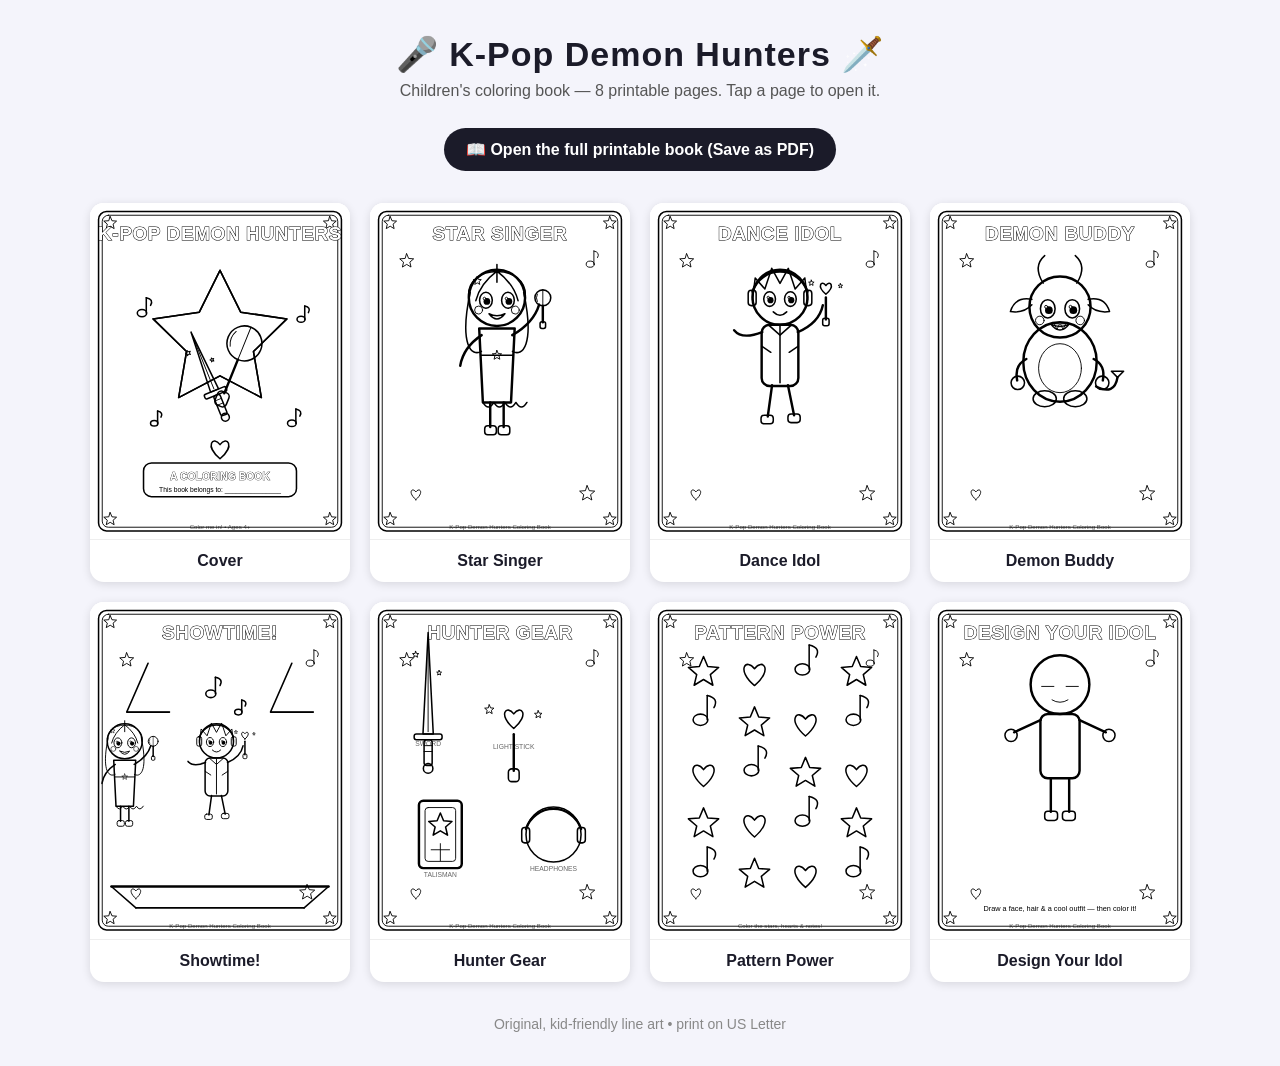
<file: coloring_book/index.html>
<!DOCTYPE html>
<html lang="en">
<head>
<meta charset="utf-8">
<meta name="viewport" content="width=device-width, initial-scale=1">
<title>K-Pop Demon Hunters — Coloring Book</title>
<style>
  body { margin:0; font-family:Arial, sans-serif; color:#1b1b29;
          background:#f4f4fb; }
  header { text-align:center; padding:34px 16px 10px; }
  header h1 { margin:0; font-size:34px; letter-spacing:1px; }
  header p { margin:8px 0 0; color:#555; }
  .bar { text-align:center; margin:18px 0 8px; }
  .bar a { display:inline-block; background:#1b1b29; color:#fff;
            text-decoration:none; padding:12px 22px; border-radius:999px;
            font-weight:bold; }
  .grid { display:grid; gap:20px; padding:24px;
           grid-template-columns:repeat(auto-fill, minmax(220px, 1fr));
           max-width:1100px; margin:0 auto; }
  .card { background:#fff; border-radius:14px; overflow:hidden;
           box-shadow:0 2px 10px rgba(0,0,0,.12); text-decoration:none;
           color:inherit; transition:transform .12s, box-shadow .12s; }
  .card:hover { transform:translateY(-3px);
                 box-shadow:0 8px 20px rgba(0,0,0,.18); }
  .thumb { aspect-ratio:850/1100; background:#fff; border-bottom:1px solid #eee; }
  .thumb svg { display:block; width:100%; height:100%; }
  .cap { padding:12px 14px; font-weight:bold; text-align:center; }
  footer { text-align:center; color:#888; padding:10px 16px 34px; font-size:14px; }
</style>
</head>
<body>
  <header>
    <h1>🎤 K-Pop Demon Hunters 🗡️</h1>
    <p>Children's coloring book — 8 printable pages. Tap a page to open it.</p>
  </header>
  <div class="bar">
    <a href="coloring-book.html">📖 Open the full printable book (Save as PDF)</a>
  </div>
  <div class="grid">
      <a class="card" href="pages/00-cover.svg" target="_blank" rel="noopener">
        <div class="thumb"><svg xmlns="http://www.w3.org/2000/svg" viewBox="0 0 850 1100" width="850" height="1100">
<rect width="850" height="1100" fill="white"/>
<rect x="28" y="28" width="794" height="1044" rx="26" ry="26" fill="none" stroke="black" stroke-width="5" stroke-linecap="round" stroke-linejoin="round"/><rect x="40" y="40" width="770" height="1020" rx="20" ry="20" fill="none" stroke="black" stroke-width="3" stroke-linecap="round" stroke-linejoin="round"/><polygon points="66.0,44.0 71.8,58.0 86.9,59.2 75.4,69.1 78.9,83.8 66.0,75.9 53.1,83.8 56.6,69.1 45.1,59.2 60.2,58.0" fill="none" stroke="black" stroke-width="3" stroke-linecap="round" stroke-linejoin="round"/><polygon points="784.0,44.0 789.8,58.0 804.9,59.2 793.4,69.1 796.9,83.8 784.0,75.9 771.1,83.8 774.6,69.1 763.1,59.2 778.2,58.0" fill="none" stroke="black" stroke-width="3" stroke-linecap="round" stroke-linejoin="round"/><polygon points="66.0,1012.0 71.8,1026.0 86.9,1027.2 75.4,1037.1 78.9,1051.8 66.0,1043.9 53.1,1051.8 56.6,1037.1 45.1,1027.2 60.2,1026.0" fill="none" stroke="black" stroke-width="3" stroke-linecap="round" stroke-linejoin="round"/><polygon points="784.0,1012.0 789.8,1026.0 804.9,1027.2 793.4,1037.1 796.9,1051.8 784.0,1043.9 771.1,1051.8 774.6,1037.1 763.1,1027.2 778.2,1026.0" fill="none" stroke="black" stroke-width="3" stroke-linecap="round" stroke-linejoin="round"/>
<text x="425.0" y="120" text-anchor="middle" font-family="Arial Black, Arial, sans-serif" font-size="62" font-weight="900" fill="white" stroke="black" stroke-width="3" paint-order="stroke" letter-spacing="2">K-POP DEMON HUNTERS</text>
<g transform="rotate(-22 425.0 470)"><polygon points="355.0,390.0 341.0,596.0 369.0,596.0" fill="none" stroke="black" stroke-width="5" stroke-linecap="round" stroke-linejoin="round"/><line x1="355.0" y1="404.0" x2="355.0" y2="590.0" fill="none" stroke="black" stroke-width="3" stroke-linecap="round" stroke-linejoin="round"/><rect x="317.0" y="596.0" width="76.0" height="16.0" rx="6.0" ry="6.0" fill="none" stroke="black" stroke-width="5" stroke-linecap="round" stroke-linejoin="round"/><rect x="344.0" y="612.0" width="22.0" height="70.0" rx="7.0" ry="7.0" fill="none" stroke="black" stroke-width="5" stroke-linecap="round" stroke-linejoin="round"/><line x1="344.0" y1="628.0" x2="366.0" y2="628.0" fill="none" stroke="black" stroke-width="3" stroke-linecap="round" stroke-linejoin="round"/><line x1="344.0" y1="644.0" x2="366.0" y2="644.0" fill="none" stroke="black" stroke-width="3" stroke-linecap="round" stroke-linejoin="round"/><circle cx="355.0" cy="690.0" r="13.0" fill="none" stroke="black" stroke-width="5" stroke-linecap="round" stroke-linejoin="round"/><polygon points="321.0,441.0 323.4,446.7 329.6,447.2 324.9,451.3 326.3,457.3 321.0,454.1 315.7,457.3 317.1,451.3 312.4,447.2 318.6,446.7" fill="none" stroke="black" stroke-width="3" stroke-linecap="round" stroke-linejoin="round"/><polygon points="385.0,493.0 386.9,497.5 391.7,497.8 388.0,501.0 389.1,505.7 385.0,503.1 380.9,505.7 382.0,501.0 378.3,497.8 383.1,497.5" fill="none" stroke="black" stroke-width="3" stroke-linecap="round" stroke-linejoin="round"/></g><g transform="rotate(22 425.0 470)"><circle cx="495.0" cy="430" r="57.2" fill="none" stroke="black" stroke-width="5" stroke-linecap="round" stroke-linejoin="round"/><path d="M 455.4 403.6 A 57.2 57.2 0 0 0 455.4 456.4" fill="none" stroke="black" stroke-width="3" stroke-linecap="round" stroke-linejoin="round"/><path d="M 495.0 372.8 L 495.0 487.2" fill="none" stroke="black" stroke-width="3" stroke-linecap="round" stroke-linejoin="round"/><line x1="495.0" y1="487.2" x2="495.0" y2="606.0" fill="none" stroke="black" stroke-width="8" stroke-linecap="round" stroke-linejoin="round"/><rect x="475.2" y="601.6" width="39.6" height="48.400000000000006" rx="13.200000000000001" ry="13.200000000000001" fill="none" stroke="black" stroke-width="5" stroke-linecap="round" stroke-linejoin="round"/></g><polygon points="425.0,220.0 492.6,357.0 643.7,378.9 534.4,485.5 560.2,636.1 425.0,565.0 289.8,636.1 315.6,485.5 206.3,378.9 357.4,357.0" fill="none" stroke="black" stroke-width="5" stroke-linecap="round" stroke-linejoin="round"/><polygon points="425.0,220.0 492.6,357.0 643.7,378.9 534.4,485.5 560.2,636.1 425.0,565.0 289.8,636.1 315.6,485.5 206.3,378.9 357.4,357.0" fill="none" stroke="black" stroke-width="5" stroke-linecap="round" stroke-linejoin="round"/><ellipse cx="170" cy="360" rx="15.400000000000002" ry="11.76" fill="none" stroke="black" stroke-width="5" stroke-linecap="round" stroke-linejoin="round"/><line x1="184.0" y1="360" x2="184.0" y2="309.6" fill="none" stroke="black" stroke-width="5" stroke-linecap="round" stroke-linejoin="round"/><path d="M 184.0 309.6 q 25.2 5.6000000000000005 14.0 25.2" fill="none" stroke="black" stroke-width="5" stroke-linecap="round" stroke-linejoin="round"/><ellipse cx="690" cy="380" rx="13.200000000000001" ry="10.08" fill="none" stroke="black" stroke-width="5" stroke-linecap="round" stroke-linejoin="round"/><line x1="702.0" y1="380" x2="702.0" y2="336.8" fill="none" stroke="black" stroke-width="5" stroke-linecap="round" stroke-linejoin="round"/><path d="M 702.0 336.8 q 21.6 4.800000000000001 12.0 21.6" fill="none" stroke="black" stroke-width="5" stroke-linecap="round" stroke-linejoin="round"/><ellipse cx="210" cy="720" rx="12.100000000000001" ry="9.24" fill="none" stroke="black" stroke-width="5" stroke-linecap="round" stroke-linejoin="round"/><line x1="221.0" y1="720" x2="221.0" y2="680.4" fill="none" stroke="black" stroke-width="5" stroke-linecap="round" stroke-linejoin="round"/><path d="M 221.0 680.4 q 19.8 4.4 11.0 19.8" fill="none" stroke="black" stroke-width="5" stroke-linecap="round" stroke-linejoin="round"/><ellipse cx="660" cy="720" rx="14.3" ry="10.92" fill="none" stroke="black" stroke-width="5" stroke-linecap="round" stroke-linejoin="round"/><line x1="673.0" y1="720" x2="673.0" y2="673.2" fill="none" stroke="black" stroke-width="5" stroke-linecap="round" stroke-linejoin="round"/><path d="M 673.0 673.2 q 23.400000000000002 5.2 13.0 23.400000000000002" fill="none" stroke="black" stroke-width="5" stroke-linecap="round" stroke-linejoin="round"/><path d="M 425.0 836.0 C 373.0 792.0, 403.0 760.0, 425.0 790.0 C 447.0 760.0, 477.0 792.0, 425.0 836.0 Z" fill="none" stroke="black" stroke-width="5" stroke-linecap="round" stroke-linejoin="round"/><rect x="175.0" y="850" width="500" height="110" rx="26" ry="26" fill="none" stroke="black" stroke-width="5" stroke-linecap="round" stroke-linejoin="round"/><text x="425.0" y="905" text-anchor="middle" font-family="Arial Black, Arial, sans-serif" font-size="34" font-weight="900" fill="white" stroke="black" stroke-width="2" paint-order="stroke">A COLORING BOOK</text><text x="425.0" y="945" text-anchor="middle" font-family="Arial, sans-serif" font-size="22" fill="black">This book belongs to: _______________</text>
<text x="425.0" y="1066" text-anchor="middle" font-family="Arial, sans-serif" font-size="20" fill="black" opacity="0.65">Color me in!  •  Ages 4+</text>
</svg></div>
        <div class="cap">Cover</div>
      </a>
      <a class="card" href="pages/01-star-singer.svg" target="_blank" rel="noopener">
        <div class="thumb"><svg xmlns="http://www.w3.org/2000/svg" viewBox="0 0 850 1100" width="850" height="1100">
<rect width="850" height="1100" fill="white"/>
<rect x="28" y="28" width="794" height="1044" rx="26" ry="26" fill="none" stroke="black" stroke-width="5" stroke-linecap="round" stroke-linejoin="round"/><rect x="40" y="40" width="770" height="1020" rx="20" ry="20" fill="none" stroke="black" stroke-width="3" stroke-linecap="round" stroke-linejoin="round"/><polygon points="66.0,44.0 71.8,58.0 86.9,59.2 75.4,69.1 78.9,83.8 66.0,75.9 53.1,83.8 56.6,69.1 45.1,59.2 60.2,58.0" fill="none" stroke="black" stroke-width="3" stroke-linecap="round" stroke-linejoin="round"/><polygon points="784.0,44.0 789.8,58.0 804.9,59.2 793.4,69.1 796.9,83.8 784.0,75.9 771.1,83.8 774.6,69.1 763.1,59.2 778.2,58.0" fill="none" stroke="black" stroke-width="3" stroke-linecap="round" stroke-linejoin="round"/><polygon points="66.0,1012.0 71.8,1026.0 86.9,1027.2 75.4,1037.1 78.9,1051.8 66.0,1043.9 53.1,1051.8 56.6,1037.1 45.1,1027.2 60.2,1026.0" fill="none" stroke="black" stroke-width="3" stroke-linecap="round" stroke-linejoin="round"/><polygon points="784.0,1012.0 789.8,1026.0 804.9,1027.2 793.4,1037.1 796.9,1051.8 784.0,1043.9 771.1,1051.8 774.6,1037.1 763.1,1027.2 778.2,1026.0" fill="none" stroke="black" stroke-width="3" stroke-linecap="round" stroke-linejoin="round"/>
<text x="425.0" y="120" text-anchor="middle" font-family="Arial Black, Arial, sans-serif" font-size="62" font-weight="900" fill="white" stroke="black" stroke-width="3" paint-order="stroke" letter-spacing="2">STAR SINGER</text>
<polygon points="120.0,166.0 126.3,181.3 142.8,182.6 130.3,193.3 134.1,209.4 120.0,200.8 105.9,209.4 109.7,193.3 97.2,182.6 113.7,181.3" fill="none" stroke="black" stroke-width="3" stroke-linecap="round" stroke-linejoin="round"/><ellipse cx="720" cy="200" rx="13.200000000000001" ry="10.08" fill="none" stroke="black" stroke-width="3" stroke-linecap="round" stroke-linejoin="round"/><line x1="732.0" y1="200" x2="732.0" y2="156.8" fill="none" stroke="black" stroke-width="3" stroke-linecap="round" stroke-linejoin="round"/><path d="M 732.0 156.8 q 21.6 4.800000000000001 12.0 21.6" fill="none" stroke="black" stroke-width="3" stroke-linecap="round" stroke-linejoin="round"/><path d="M 150 969.8 C 121.4 945.6, 137.9 928.0, 150 944.5 C 162.1 928.0, 178.6 945.6, 150 969.8 Z" fill="none" stroke="black" stroke-width="3" stroke-linecap="round" stroke-linejoin="round"/><polygon points="710.0,924.0 716.9,940.5 734.7,942.0 721.1,953.6 725.3,971.0 710.0,961.7 694.7,971.0 698.9,953.6 685.3,942.0 703.1,940.5" fill="none" stroke="black" stroke-width="3" stroke-linecap="round" stroke-linejoin="round"/>
<g><path d="M 357.0 410 L 369.0 652 L 461.0 652 L 473.0 410 Z" fill="none" stroke="black" stroke-width="8" stroke-linecap="round" stroke-linejoin="round"/><path d="M 369.0 652 q 18 30 36 0 q 18 30 36 0 q 18 30 36 0 q 18 30 36 0" fill="none" stroke="black" stroke-width="5" stroke-linecap="round" stroke-linejoin="round"/><line x1="362.0" y1="498" x2="468.0" y2="498" fill="none" stroke="black" stroke-width="5" stroke-linecap="round" stroke-linejoin="round"/><polygon points="415.0,482.0 419.2,492.2 430.2,493.1 421.8,500.2 424.4,510.9 415.0,505.2 405.6,510.9 408.2,500.2 399.8,493.1 410.8,492.2" fill="none" stroke="black" stroke-width="3" stroke-linecap="round" stroke-linejoin="round"/><path d="M 465.0 432 Q 535.0 392 553.0 332" fill="none" stroke="black" stroke-width="8" stroke-linecap="round" stroke-linejoin="round"/><circle cx="565.0" cy="310" r="26.0" fill="none" stroke="black" stroke-width="5" stroke-linecap="round" stroke-linejoin="round"/><path d="M 547.0 298.0 A 26.0 26.0 0 0 0 547.0 322.0" fill="none" stroke="black" stroke-width="3" stroke-linecap="round" stroke-linejoin="round"/><path d="M 565.0 284.0 L 565.0 336.0" fill="none" stroke="black" stroke-width="3" stroke-linecap="round" stroke-linejoin="round"/><line x1="565.0" y1="336.0" x2="565.0" y2="390.0" fill="none" stroke="black" stroke-width="8" stroke-linecap="round" stroke-linejoin="round"/><rect x="556.0" y="388.0" width="18.0" height="22.0" rx="6.0" ry="6.0" fill="none" stroke="black" stroke-width="5" stroke-linecap="round" stroke-linejoin="round"/><path d="M 365.0 432 Q 305.0 472 295.0 532" fill="none" stroke="black" stroke-width="8" stroke-linecap="round" stroke-linejoin="round"/><line x1="393.0" y1="652" x2="393.0" y2="732" fill="none" stroke="black" stroke-width="8" stroke-linecap="round" stroke-linejoin="round"/><line x1="437.0" y1="652" x2="437.0" y2="732" fill="none" stroke="black" stroke-width="8" stroke-linecap="round" stroke-linejoin="round"/><rect x="375.0" y="728" width="38" height="30" rx="10" ry="10" fill="none" stroke="black" stroke-width="5" stroke-linecap="round" stroke-linejoin="round"/><rect x="419.0" y="728" width="38" height="30" rx="10" ry="10" fill="none" stroke="black" stroke-width="5" stroke-linecap="round" stroke-linejoin="round"/><circle cx="415.0" cy="310" r="92" fill="none" stroke="black" stroke-width="8" stroke-linecap="round" stroke-linejoin="round"/><ellipse cx="379.0" cy="318" rx="20.8" ry="26" fill="none" stroke="black" stroke-width="5" stroke-linecap="round" stroke-linejoin="round"/><circle cx="382.12" cy="321.9" r="10.92" fill="black"/><circle cx="374.32" cy="312.28" r="4.16" fill="white" stroke="black" stroke-width="3" stroke-linecap="round" stroke-linejoin="round"/><ellipse cx="451.0" cy="318" rx="20.8" ry="26" fill="none" stroke="black" stroke-width="5" stroke-linecap="round" stroke-linejoin="round"/><circle cx="454.12" cy="321.9" r="10.92" fill="black"/><circle cx="446.32" cy="312.28" r="4.16" fill="white" stroke="black" stroke-width="3" stroke-linecap="round" stroke-linejoin="round"/><path d="M 389.0 362 Q 415.0 395.8 441.0 362 Q 415.0 375.0 389.0 362 Z" fill="none" stroke="black" stroke-width="5" stroke-linecap="round" stroke-linejoin="round"/><circle cx="355.0" cy="350" r="13" fill="none" stroke="black" stroke-width="3" stroke-linecap="round" stroke-linejoin="round"/><circle cx="475.0" cy="350" r="13" fill="none" stroke="black" stroke-width="3" stroke-linecap="round" stroke-linejoin="round"/><path d="M 323.0 310 C 309.2 195.0, 520.8 195.0, 507.0 310 M 327.6 291.6 C 290.8 466.4, 332.2 503.20000000000005, 364.4 484.79999999999995 M 502.4 291.6 C 539.2 466.4, 497.8 503.20000000000005, 465.6 484.79999999999995 M 415.0 201.44 L 415.0 259.4 M 415.0 222.60000000000002 Q 359.8 264.0 346.0 319.2 M 415.0 222.60000000000002 Q 470.2 264.0 484.0 319.2" fill="none" stroke="black" stroke-width="5" stroke-linecap="round" stroke-linejoin="round"/><polygon points="350.6,240.8 354.3,249.7 363.9,250.5 356.6,256.7 358.8,266.1 350.6,261.1 342.4,266.1 344.6,256.7 337.3,250.5 346.9,249.7" fill="none" stroke="black" stroke-width="3" stroke-linecap="round" stroke-linejoin="round"/></g>
<text x="425.0" y="1066" text-anchor="middle" font-family="Arial, sans-serif" font-size="20" fill="black" opacity="0.65">K-Pop Demon Hunters Coloring Book</text>
</svg></div>
        <div class="cap">Star Singer</div>
      </a>
      <a class="card" href="pages/02-dance-idol.svg" target="_blank" rel="noopener">
        <div class="thumb"><svg xmlns="http://www.w3.org/2000/svg" viewBox="0 0 850 1100" width="850" height="1100">
<rect width="850" height="1100" fill="white"/>
<rect x="28" y="28" width="794" height="1044" rx="26" ry="26" fill="none" stroke="black" stroke-width="5" stroke-linecap="round" stroke-linejoin="round"/><rect x="40" y="40" width="770" height="1020" rx="20" ry="20" fill="none" stroke="black" stroke-width="3" stroke-linecap="round" stroke-linejoin="round"/><polygon points="66.0,44.0 71.8,58.0 86.9,59.2 75.4,69.1 78.9,83.8 66.0,75.9 53.1,83.8 56.6,69.1 45.1,59.2 60.2,58.0" fill="none" stroke="black" stroke-width="3" stroke-linecap="round" stroke-linejoin="round"/><polygon points="784.0,44.0 789.8,58.0 804.9,59.2 793.4,69.1 796.9,83.8 784.0,75.9 771.1,83.8 774.6,69.1 763.1,59.2 778.2,58.0" fill="none" stroke="black" stroke-width="3" stroke-linecap="round" stroke-linejoin="round"/><polygon points="66.0,1012.0 71.8,1026.0 86.9,1027.2 75.4,1037.1 78.9,1051.8 66.0,1043.9 53.1,1051.8 56.6,1037.1 45.1,1027.2 60.2,1026.0" fill="none" stroke="black" stroke-width="3" stroke-linecap="round" stroke-linejoin="round"/><polygon points="784.0,1012.0 789.8,1026.0 804.9,1027.2 793.4,1037.1 796.9,1051.8 784.0,1043.9 771.1,1051.8 774.6,1037.1 763.1,1027.2 778.2,1026.0" fill="none" stroke="black" stroke-width="3" stroke-linecap="round" stroke-linejoin="round"/>
<text x="425.0" y="120" text-anchor="middle" font-family="Arial Black, Arial, sans-serif" font-size="62" font-weight="900" fill="white" stroke="black" stroke-width="3" paint-order="stroke" letter-spacing="2">DANCE IDOL</text>
<polygon points="120.0,166.0 126.3,181.3 142.8,182.6 130.3,193.3 134.1,209.4 120.0,200.8 105.9,209.4 109.7,193.3 97.2,182.6 113.7,181.3" fill="none" stroke="black" stroke-width="3" stroke-linecap="round" stroke-linejoin="round"/><ellipse cx="720" cy="200" rx="13.200000000000001" ry="10.08" fill="none" stroke="black" stroke-width="3" stroke-linecap="round" stroke-linejoin="round"/><line x1="732.0" y1="200" x2="732.0" y2="156.8" fill="none" stroke="black" stroke-width="3" stroke-linecap="round" stroke-linejoin="round"/><path d="M 732.0 156.8 q 21.6 4.800000000000001 12.0 21.6" fill="none" stroke="black" stroke-width="3" stroke-linecap="round" stroke-linejoin="round"/><path d="M 150 969.8 C 121.4 945.6, 137.9 928.0, 150 944.5 C 162.1 928.0, 178.6 945.6, 150 969.8 Z" fill="none" stroke="black" stroke-width="3" stroke-linecap="round" stroke-linejoin="round"/><polygon points="710.0,924.0 716.9,940.5 734.7,942.0 721.1,953.6 725.3,971.0 710.0,961.7 694.7,971.0 698.9,953.6 685.3,942.0 703.1,940.5" fill="none" stroke="black" stroke-width="3" stroke-linecap="round" stroke-linejoin="round"/>
<g><rect x="365.0" y="398" width="120" height="200" rx="26" ry="26" fill="none" stroke="black" stroke-width="8" stroke-linecap="round" stroke-linejoin="round"/><line x1="425.0" y1="404" x2="425.0" y2="588" fill="none" stroke="black" stroke-width="5" stroke-linecap="round" stroke-linejoin="round"/><line x1="365.0" y1="468" x2="395.0" y2="488" fill="none" stroke="black" stroke-width="5" stroke-linecap="round" stroke-linejoin="round"/><line x1="485.0" y1="468" x2="455.0" y2="488" fill="none" stroke="black" stroke-width="5" stroke-linecap="round" stroke-linejoin="round"/><path d="M 389.0 400 L 425.0 432 L 461.0 400" fill="none" stroke="black" stroke-width="5" stroke-linecap="round" stroke-linejoin="round"/><path d="M 483.0 422 Q 553.0 392 565.0 334" fill="none" stroke="black" stroke-width="8" stroke-linecap="round" stroke-linejoin="round"/><path d="M 575.0 298.23 C 542.89 271.06, 561.415 251.3, 575.0 269.825 C 588.585 251.3, 607.11 271.06, 575.0 298.23 Z" fill="none" stroke="black" stroke-width="5" stroke-linecap="round" stroke-linejoin="round"/><line x1="575.0" y1="309.25" x2="575.0" y2="380.5" fill="none" stroke="black" stroke-width="8" stroke-linecap="round" stroke-linejoin="round"/><rect x="564.55" y="376.7" width="20.9" height="24.7" rx="6.6499999999999995" ry="6.6499999999999995" fill="none" stroke="black" stroke-width="5" stroke-linecap="round" stroke-linejoin="round"/><polygon points="527.5,252.2 530.0,258.3 536.5,258.8 531.6,263.1 533.1,269.4 527.5,266.0 521.9,269.4 523.4,263.1 518.5,258.8 525.0,258.3" fill="none" stroke="black" stroke-width="3" stroke-linecap="round" stroke-linejoin="round"/><polygon points="622.5,263.6 624.5,268.5 629.7,268.9 625.8,272.3 627.0,277.4 622.5,274.7 618.0,277.4 619.2,272.3 615.3,268.9 620.5,268.5" fill="none" stroke="black" stroke-width="3" stroke-linecap="round" stroke-linejoin="round"/><path d="M 367.0 422 Q 301.0 448 275.0 416" fill="none" stroke="black" stroke-width="8" stroke-linecap="round" stroke-linejoin="round"/><line x1="399.0" y1="596" x2="385.0" y2="698" fill="none" stroke="black" stroke-width="8" stroke-linecap="round" stroke-linejoin="round"/><line x1="451.0" y1="596" x2="471.0" y2="694" fill="none" stroke="black" stroke-width="8" stroke-linecap="round" stroke-linejoin="round"/><rect x="363.0" y="694" width="40" height="28" rx="10" ry="10" fill="none" stroke="black" stroke-width="5" stroke-linecap="round" stroke-linejoin="round"/><rect x="451.0" y="690" width="40" height="28" rx="10" ry="10" fill="none" stroke="black" stroke-width="5" stroke-linecap="round" stroke-linejoin="round"/><circle cx="425.0" cy="308" r="90" fill="none" stroke="black" stroke-width="8" stroke-linecap="round" stroke-linejoin="round"/><ellipse cx="391.0" cy="314" rx="19.200000000000003" ry="24" fill="none" stroke="black" stroke-width="5" stroke-linecap="round" stroke-linejoin="round"/><circle cx="393.88" cy="317.6" r="10.08" fill="black"/><circle cx="386.68" cy="308.72" r="3.84" fill="white" stroke="black" stroke-width="3" stroke-linecap="round" stroke-linejoin="round"/><ellipse cx="459.0" cy="314" rx="19.200000000000003" ry="24" fill="none" stroke="black" stroke-width="5" stroke-linecap="round" stroke-linejoin="round"/><circle cx="461.88" cy="317.6" r="10.08" fill="black"/><circle cx="454.68" cy="308.72" r="3.84" fill="white" stroke="black" stroke-width="3" stroke-linecap="round" stroke-linejoin="round"/><path d="M 403.0 356 Q 425.0 378 447.0 356" fill="none" stroke="black" stroke-width="5" stroke-linecap="round" stroke-linejoin="round"/><path d="M 335.0 317.0 L 344.0 245.0 L 375.5 281.0 L 398.0 213.5 L 425.0 263.0 L 452.0 213.5 L 474.5 281.0 L 506.0 245.0 L 515.0 317.0" fill="none" stroke="black" stroke-width="5" stroke-linecap="round" stroke-linejoin="round"/><path d="M 335.0 290.0 A 94.5 94.5 0 0 1 515.0 290.0" fill="none" stroke="black" stroke-width="8" stroke-linecap="round" stroke-linejoin="round"/><rect x="321.0" y="285.5" width="26" height="50" rx="10" ry="10" fill="none" stroke="black" stroke-width="5" stroke-linecap="round" stroke-linejoin="round"/><rect x="503.0" y="285.5" width="26" height="50" rx="10" ry="10" fill="none" stroke="black" stroke-width="5" stroke-linecap="round" stroke-linejoin="round"/></g>
<text x="425.0" y="1066" text-anchor="middle" font-family="Arial, sans-serif" font-size="20" fill="black" opacity="0.65">K-Pop Demon Hunters Coloring Book</text>
</svg></div>
        <div class="cap">Dance Idol</div>
      </a>
      <a class="card" href="pages/03-demon-buddy.svg" target="_blank" rel="noopener">
        <div class="thumb"><svg xmlns="http://www.w3.org/2000/svg" viewBox="0 0 850 1100" width="850" height="1100">
<rect width="850" height="1100" fill="white"/>
<rect x="28" y="28" width="794" height="1044" rx="26" ry="26" fill="none" stroke="black" stroke-width="5" stroke-linecap="round" stroke-linejoin="round"/><rect x="40" y="40" width="770" height="1020" rx="20" ry="20" fill="none" stroke="black" stroke-width="3" stroke-linecap="round" stroke-linejoin="round"/><polygon points="66.0,44.0 71.8,58.0 86.9,59.2 75.4,69.1 78.9,83.8 66.0,75.9 53.1,83.8 56.6,69.1 45.1,59.2 60.2,58.0" fill="none" stroke="black" stroke-width="3" stroke-linecap="round" stroke-linejoin="round"/><polygon points="784.0,44.0 789.8,58.0 804.9,59.2 793.4,69.1 796.9,83.8 784.0,75.9 771.1,83.8 774.6,69.1 763.1,59.2 778.2,58.0" fill="none" stroke="black" stroke-width="3" stroke-linecap="round" stroke-linejoin="round"/><polygon points="66.0,1012.0 71.8,1026.0 86.9,1027.2 75.4,1037.1 78.9,1051.8 66.0,1043.9 53.1,1051.8 56.6,1037.1 45.1,1027.2 60.2,1026.0" fill="none" stroke="black" stroke-width="3" stroke-linecap="round" stroke-linejoin="round"/><polygon points="784.0,1012.0 789.8,1026.0 804.9,1027.2 793.4,1037.1 796.9,1051.8 784.0,1043.9 771.1,1051.8 774.6,1037.1 763.1,1027.2 778.2,1026.0" fill="none" stroke="black" stroke-width="3" stroke-linecap="round" stroke-linejoin="round"/>
<text x="425.0" y="120" text-anchor="middle" font-family="Arial Black, Arial, sans-serif" font-size="62" font-weight="900" fill="white" stroke="black" stroke-width="3" paint-order="stroke" letter-spacing="2">DEMON BUDDY</text>
<polygon points="120.0,166.0 126.3,181.3 142.8,182.6 130.3,193.3 134.1,209.4 120.0,200.8 105.9,209.4 109.7,193.3 97.2,182.6 113.7,181.3" fill="none" stroke="black" stroke-width="3" stroke-linecap="round" stroke-linejoin="round"/><ellipse cx="720" cy="200" rx="13.200000000000001" ry="10.08" fill="none" stroke="black" stroke-width="3" stroke-linecap="round" stroke-linejoin="round"/><line x1="732.0" y1="200" x2="732.0" y2="156.8" fill="none" stroke="black" stroke-width="3" stroke-linecap="round" stroke-linejoin="round"/><path d="M 732.0 156.8 q 21.6 4.800000000000001 12.0 21.6" fill="none" stroke="black" stroke-width="3" stroke-linecap="round" stroke-linejoin="round"/><path d="M 150 969.8 C 121.4 945.6, 137.9 928.0, 150 944.5 C 162.1 928.0, 178.6 945.6, 150 969.8 Z" fill="none" stroke="black" stroke-width="3" stroke-linecap="round" stroke-linejoin="round"/><polygon points="710.0,924.0 716.9,940.5 734.7,942.0 721.1,953.6 725.3,971.0 710.0,961.7 694.7,971.0 698.9,953.6 685.3,942.0 703.1,940.5" fill="none" stroke="black" stroke-width="3" stroke-linecap="round" stroke-linejoin="round"/>
<g><ellipse cx="425.0" cy="520.0" rx="120" ry="130" fill="none" stroke="black" stroke-width="8" stroke-linecap="round" stroke-linejoin="round"/><ellipse cx="425.0" cy="540.0" rx="70" ry="80" fill="none" stroke="black" stroke-width="3" stroke-linecap="round" stroke-linejoin="round"/><path d="M 315.0 510.0 q -40 20 -30 70" fill="none" stroke="black" stroke-width="8" stroke-linecap="round" stroke-linejoin="round"/><path d="M 535.0 510.0 q 40 20 30 70" fill="none" stroke="black" stroke-width="8" stroke-linecap="round" stroke-linejoin="round"/><circle cx="287.0" cy="588.0" r="22" fill="none" stroke="black" stroke-width="5" stroke-linecap="round" stroke-linejoin="round"/><circle cx="563.0" cy="588.0" r="22" fill="none" stroke="black" stroke-width="5" stroke-linecap="round" stroke-linejoin="round"/><ellipse cx="375.0" cy="640.0" rx="38" ry="26" fill="none" stroke="black" stroke-width="5" stroke-linecap="round" stroke-linejoin="round"/><ellipse cx="475.0" cy="640.0" rx="38" ry="26" fill="none" stroke="black" stroke-width="5" stroke-linecap="round" stroke-linejoin="round"/><path d="M 543.0 600.0 q 60 30 70 -30" fill="none" stroke="black" stroke-width="8" stroke-linecap="round" stroke-linejoin="round"/><polygon points="613.0,570.0 593.0,550.0 633.0,550.0" fill="none" stroke="black" stroke-width="5" stroke-linecap="round" stroke-linejoin="round"/><circle cx="425.0" cy="340" r="100" fill="none" stroke="black" stroke-width="8" stroke-linecap="round" stroke-linejoin="round"/><path d="M 370.0 262.0 q -35.0 -55.00000000000001 5.0 -90.0" fill="none" stroke="black" stroke-width="5" stroke-linecap="round" stroke-linejoin="round"/><path d="M 480.0 262.0 q 35.0 -55.00000000000001 -5.0 -90.0" fill="none" stroke="black" stroke-width="5" stroke-linecap="round" stroke-linejoin="round"/><path d="M 333.0 315.0 q -55 -10 -70 40 q 45 6 70 -22" fill="none" stroke="black" stroke-width="5" stroke-linecap="round" stroke-linejoin="round"/><path d="M 517.0 315.0 q 55 -10 70 40 q -45 6 -70 -22" fill="none" stroke="black" stroke-width="5" stroke-linecap="round" stroke-linejoin="round"/><ellipse cx="385.0" cy="346" rx="24.0" ry="30" fill="none" stroke="black" stroke-width="5" stroke-linecap="round" stroke-linejoin="round"/><circle cx="388.6" cy="350.5" r="12.6" fill="black"/><circle cx="379.6" cy="339.4" r="4.8" fill="white" stroke="black" stroke-width="3" stroke-linecap="round" stroke-linejoin="round"/><ellipse cx="465.0" cy="346" rx="24.0" ry="30" fill="none" stroke="black" stroke-width="5" stroke-linecap="round" stroke-linejoin="round"/><circle cx="468.6" cy="350.5" r="12.6" fill="black"/><circle cx="459.6" cy="339.4" r="4.8" fill="white" stroke="black" stroke-width="3" stroke-linecap="round" stroke-linejoin="round"/><path d="M 395.0 396 Q 425.0 435.0 455.0 396 Q 425.0 411.0 395.0 396 Z" fill="none" stroke="black" stroke-width="5" stroke-linecap="round" stroke-linejoin="round"/><polygon points="407.0,396 415.0,414 423.0,396" fill="none" stroke="black" stroke-width="3" stroke-linecap="round" stroke-linejoin="round"/><polygon points="443.0,396 435.0,414 427.0,396" fill="none" stroke="black" stroke-width="3" stroke-linecap="round" stroke-linejoin="round"/><circle cx="359.0" cy="384" r="14" fill="none" stroke="black" stroke-width="3" stroke-linecap="round" stroke-linejoin="round"/><circle cx="491.0" cy="384" r="14" fill="none" stroke="black" stroke-width="3" stroke-linecap="round" stroke-linejoin="round"/></g>
<text x="425.0" y="1066" text-anchor="middle" font-family="Arial, sans-serif" font-size="20" fill="black" opacity="0.65">K-Pop Demon Hunters Coloring Book</text>
</svg></div>
        <div class="cap">Demon Buddy</div>
      </a>
      <a class="card" href="pages/04-showtime.svg" target="_blank" rel="noopener">
        <div class="thumb"><svg xmlns="http://www.w3.org/2000/svg" viewBox="0 0 850 1100" width="850" height="1100">
<rect width="850" height="1100" fill="white"/>
<rect x="28" y="28" width="794" height="1044" rx="26" ry="26" fill="none" stroke="black" stroke-width="5" stroke-linecap="round" stroke-linejoin="round"/><rect x="40" y="40" width="770" height="1020" rx="20" ry="20" fill="none" stroke="black" stroke-width="3" stroke-linecap="round" stroke-linejoin="round"/><polygon points="66.0,44.0 71.8,58.0 86.9,59.2 75.4,69.1 78.9,83.8 66.0,75.9 53.1,83.8 56.6,69.1 45.1,59.2 60.2,58.0" fill="none" stroke="black" stroke-width="3" stroke-linecap="round" stroke-linejoin="round"/><polygon points="784.0,44.0 789.8,58.0 804.9,59.2 793.4,69.1 796.9,83.8 784.0,75.9 771.1,83.8 774.6,69.1 763.1,59.2 778.2,58.0" fill="none" stroke="black" stroke-width="3" stroke-linecap="round" stroke-linejoin="round"/><polygon points="66.0,1012.0 71.8,1026.0 86.9,1027.2 75.4,1037.1 78.9,1051.8 66.0,1043.9 53.1,1051.8 56.6,1037.1 45.1,1027.2 60.2,1026.0" fill="none" stroke="black" stroke-width="3" stroke-linecap="round" stroke-linejoin="round"/><polygon points="784.0,1012.0 789.8,1026.0 804.9,1027.2 793.4,1037.1 796.9,1051.8 784.0,1043.9 771.1,1051.8 774.6,1037.1 763.1,1027.2 778.2,1026.0" fill="none" stroke="black" stroke-width="3" stroke-linecap="round" stroke-linejoin="round"/>
<text x="425.0" y="120" text-anchor="middle" font-family="Arial Black, Arial, sans-serif" font-size="62" font-weight="900" fill="white" stroke="black" stroke-width="3" paint-order="stroke" letter-spacing="2">SHOWTIME!</text>
<polygon points="120.0,166.0 126.3,181.3 142.8,182.6 130.3,193.3 134.1,209.4 120.0,200.8 105.9,209.4 109.7,193.3 97.2,182.6 113.7,181.3" fill="none" stroke="black" stroke-width="3" stroke-linecap="round" stroke-linejoin="round"/><ellipse cx="720" cy="200" rx="13.200000000000001" ry="10.08" fill="none" stroke="black" stroke-width="3" stroke-linecap="round" stroke-linejoin="round"/><line x1="732.0" y1="200" x2="732.0" y2="156.8" fill="none" stroke="black" stroke-width="3" stroke-linecap="round" stroke-linejoin="round"/><path d="M 732.0 156.8 q 21.6 4.800000000000001 12.0 21.6" fill="none" stroke="black" stroke-width="3" stroke-linecap="round" stroke-linejoin="round"/><path d="M 150 969.8 C 121.4 945.6, 137.9 928.0, 150 944.5 C 162.1 928.0, 178.6 945.6, 150 969.8 Z" fill="none" stroke="black" stroke-width="3" stroke-linecap="round" stroke-linejoin="round"/><polygon points="710.0,924.0 716.9,940.5 734.7,942.0 721.1,953.6 725.3,971.0 710.0,961.7 694.7,971.0 698.9,953.6 685.3,942.0 703.1,940.5" fill="none" stroke="black" stroke-width="3" stroke-linecap="round" stroke-linejoin="round"/>
<line x1="70" y1="930" x2="780" y2="930" fill="none" stroke="black" stroke-width="8" stroke-linecap="round" stroke-linejoin="round"/><path d="M 70 930 L 150 1000 M 780 930 L 700 1000" fill="none" stroke="black" stroke-width="5" stroke-linecap="round" stroke-linejoin="round"/><line x1="150" y1="1000" x2="700" y2="1000" fill="none" stroke="black" stroke-width="5" stroke-linecap="round" stroke-linejoin="round"/><polyline points="190,200 120,360 260,360" fill="none" stroke="black" stroke-width="5" stroke-linecap="round" stroke-linejoin="round"/><line x1="120" y1="360" x2="260" y2="360" fill="none" stroke="black" stroke-width="3" stroke-linecap="round" stroke-linejoin="round"/><polyline points="660,200 590,360 730,360" fill="none" stroke="black" stroke-width="5" stroke-linecap="round" stroke-linejoin="round"/><line x1="590" y1="360" x2="730" y2="360" fill="none" stroke="black" stroke-width="3" stroke-linecap="round" stroke-linejoin="round"/><g transform="translate(-150 350) scale(0.62)"><g><path d="M 367.0 270 L 379.0 512 L 471.0 512 L 483.0 270 Z" fill="none" stroke="black" stroke-width="8" stroke-linecap="round" stroke-linejoin="round"/><path d="M 379.0 512 q 18 30 36 0 q 18 30 36 0 q 18 30 36 0 q 18 30 36 0" fill="none" stroke="black" stroke-width="5" stroke-linecap="round" stroke-linejoin="round"/><line x1="372.0" y1="358" x2="478.0" y2="358" fill="none" stroke="black" stroke-width="5" stroke-linecap="round" stroke-linejoin="round"/><polygon points="425.0,342.0 429.2,352.2 440.2,353.1 431.8,360.2 434.4,370.9 425.0,365.2 415.6,370.9 418.2,360.2 409.8,353.1 420.8,352.2" fill="none" stroke="black" stroke-width="3" stroke-linecap="round" stroke-linejoin="round"/><path d="M 475.0 292 Q 545.0 252 563.0 192" fill="none" stroke="black" stroke-width="8" stroke-linecap="round" stroke-linejoin="round"/><circle cx="575.0" cy="170" r="26.0" fill="none" stroke="black" stroke-width="5" stroke-linecap="round" stroke-linejoin="round"/><path d="M 557.0 158.0 A 26.0 26.0 0 0 0 557.0 182.0" fill="none" stroke="black" stroke-width="3" stroke-linecap="round" stroke-linejoin="round"/><path d="M 575.0 144.0 L 575.0 196.0" fill="none" stroke="black" stroke-width="3" stroke-linecap="round" stroke-linejoin="round"/><line x1="575.0" y1="196.0" x2="575.0" y2="250.0" fill="none" stroke="black" stroke-width="8" stroke-linecap="round" stroke-linejoin="round"/><rect x="566.0" y="248.0" width="18.0" height="22.0" rx="6.0" ry="6.0" fill="none" stroke="black" stroke-width="5" stroke-linecap="round" stroke-linejoin="round"/><path d="M 375.0 292 Q 315.0 332 305.0 392" fill="none" stroke="black" stroke-width="8" stroke-linecap="round" stroke-linejoin="round"/><line x1="403.0" y1="512" x2="403.0" y2="592" fill="none" stroke="black" stroke-width="8" stroke-linecap="round" stroke-linejoin="round"/><line x1="447.0" y1="512" x2="447.0" y2="592" fill="none" stroke="black" stroke-width="8" stroke-linecap="round" stroke-linejoin="round"/><rect x="385.0" y="588" width="38" height="30" rx="10" ry="10" fill="none" stroke="black" stroke-width="5" stroke-linecap="round" stroke-linejoin="round"/><rect x="429.0" y="588" width="38" height="30" rx="10" ry="10" fill="none" stroke="black" stroke-width="5" stroke-linecap="round" stroke-linejoin="round"/><circle cx="425.0" cy="170" r="92" fill="none" stroke="black" stroke-width="8" stroke-linecap="round" stroke-linejoin="round"/><ellipse cx="389.0" cy="178" rx="20.8" ry="26" fill="none" stroke="black" stroke-width="5" stroke-linecap="round" stroke-linejoin="round"/><circle cx="392.12" cy="181.9" r="10.92" fill="black"/><circle cx="384.32" cy="172.28" r="4.16" fill="white" stroke="black" stroke-width="3" stroke-linecap="round" stroke-linejoin="round"/><ellipse cx="461.0" cy="178" rx="20.8" ry="26" fill="none" stroke="black" stroke-width="5" stroke-linecap="round" stroke-linejoin="round"/><circle cx="464.12" cy="181.9" r="10.92" fill="black"/><circle cx="456.32" cy="172.28" r="4.16" fill="white" stroke="black" stroke-width="3" stroke-linecap="round" stroke-linejoin="round"/><path d="M 399.0 222 Q 425.0 255.8 451.0 222 Q 425.0 235.0 399.0 222 Z" fill="none" stroke="black" stroke-width="5" stroke-linecap="round" stroke-linejoin="round"/><circle cx="365.0" cy="210" r="13" fill="none" stroke="black" stroke-width="3" stroke-linecap="round" stroke-linejoin="round"/><circle cx="485.0" cy="210" r="13" fill="none" stroke="black" stroke-width="3" stroke-linecap="round" stroke-linejoin="round"/><path d="M 333.0 170 C 319.2 55.0, 530.8 55.0, 517.0 170 M 337.6 151.6 C 300.8 326.4, 342.2 363.20000000000005, 374.4 344.79999999999995 M 512.4 151.6 C 549.2 326.4, 507.8 363.20000000000005, 475.6 344.79999999999995 M 425.0 61.44000000000001 L 425.0 119.4 M 425.0 82.60000000000001 Q 369.8 124.0 356.0 179.2 M 425.0 82.60000000000001 Q 480.2 124.0 494.0 179.2" fill="none" stroke="black" stroke-width="5" stroke-linecap="round" stroke-linejoin="round"/><polygon points="360.6,100.8 364.3,109.7 373.9,110.5 366.6,116.7 368.8,126.1 360.6,121.1 352.4,126.1 354.6,116.7 347.3,110.5 356.9,109.7" fill="none" stroke="black" stroke-width="3" stroke-linecap="round" stroke-linejoin="round"/></g></g><g transform="translate(150 350) scale(0.62)"><g><rect x="365.0" y="258" width="120" height="200" rx="26" ry="26" fill="none" stroke="black" stroke-width="8" stroke-linecap="round" stroke-linejoin="round"/><line x1="425.0" y1="264" x2="425.0" y2="448" fill="none" stroke="black" stroke-width="5" stroke-linecap="round" stroke-linejoin="round"/><line x1="365.0" y1="328" x2="395.0" y2="348" fill="none" stroke="black" stroke-width="5" stroke-linecap="round" stroke-linejoin="round"/><line x1="485.0" y1="328" x2="455.0" y2="348" fill="none" stroke="black" stroke-width="5" stroke-linecap="round" stroke-linejoin="round"/><path d="M 389.0 260 L 425.0 292 L 461.0 260" fill="none" stroke="black" stroke-width="5" stroke-linecap="round" stroke-linejoin="round"/><path d="M 483.0 282 Q 553.0 252 565.0 194" fill="none" stroke="black" stroke-width="8" stroke-linecap="round" stroke-linejoin="round"/><path d="M 575.0 158.23 C 542.89 131.06, 561.415 111.3, 575.0 129.825 C 588.585 111.3, 607.11 131.06, 575.0 158.23 Z" fill="none" stroke="black" stroke-width="5" stroke-linecap="round" stroke-linejoin="round"/><line x1="575.0" y1="169.25" x2="575.0" y2="240.5" fill="none" stroke="black" stroke-width="8" stroke-linecap="round" stroke-linejoin="round"/><rect x="564.55" y="236.7" width="20.9" height="24.7" rx="6.6499999999999995" ry="6.6499999999999995" fill="none" stroke="black" stroke-width="5" stroke-linecap="round" stroke-linejoin="round"/><polygon points="527.5,112.2 530.0,118.3 536.5,118.8 531.6,123.1 533.1,129.4 527.5,126.0 521.9,129.4 523.4,123.1 518.5,118.8 525.0,118.3" fill="none" stroke="black" stroke-width="3" stroke-linecap="round" stroke-linejoin="round"/><polygon points="622.5,123.7 624.5,128.5 629.7,128.9 625.8,132.3 627.0,137.4 622.5,134.7 618.0,137.4 619.2,132.3 615.3,128.9 620.5,128.5" fill="none" stroke="black" stroke-width="3" stroke-linecap="round" stroke-linejoin="round"/><path d="M 367.0 282 Q 301.0 308 275.0 276" fill="none" stroke="black" stroke-width="8" stroke-linecap="round" stroke-linejoin="round"/><line x1="399.0" y1="456" x2="385.0" y2="558" fill="none" stroke="black" stroke-width="8" stroke-linecap="round" stroke-linejoin="round"/><line x1="451.0" y1="456" x2="471.0" y2="554" fill="none" stroke="black" stroke-width="8" stroke-linecap="round" stroke-linejoin="round"/><rect x="363.0" y="554" width="40" height="28" rx="10" ry="10" fill="none" stroke="black" stroke-width="5" stroke-linecap="round" stroke-linejoin="round"/><rect x="451.0" y="550" width="40" height="28" rx="10" ry="10" fill="none" stroke="black" stroke-width="5" stroke-linecap="round" stroke-linejoin="round"/><circle cx="425.0" cy="168" r="90" fill="none" stroke="black" stroke-width="8" stroke-linecap="round" stroke-linejoin="round"/><ellipse cx="391.0" cy="174" rx="19.200000000000003" ry="24" fill="none" stroke="black" stroke-width="5" stroke-linecap="round" stroke-linejoin="round"/><circle cx="393.88" cy="177.6" r="10.08" fill="black"/><circle cx="386.68" cy="168.72" r="3.84" fill="white" stroke="black" stroke-width="3" stroke-linecap="round" stroke-linejoin="round"/><ellipse cx="459.0" cy="174" rx="19.200000000000003" ry="24" fill="none" stroke="black" stroke-width="5" stroke-linecap="round" stroke-linejoin="round"/><circle cx="461.88" cy="177.6" r="10.08" fill="black"/><circle cx="454.68" cy="168.72" r="3.84" fill="white" stroke="black" stroke-width="3" stroke-linecap="round" stroke-linejoin="round"/><path d="M 403.0 216 Q 425.0 238 447.0 216" fill="none" stroke="black" stroke-width="5" stroke-linecap="round" stroke-linejoin="round"/><path d="M 335.0 177.0 L 344.0 105.0 L 375.5 141.0 L 398.0 73.5 L 425.0 123.0 L 452.0 73.5 L 474.5 141.0 L 506.0 105.0 L 515.0 177.0" fill="none" stroke="black" stroke-width="5" stroke-linecap="round" stroke-linejoin="round"/><path d="M 335.0 150.0 A 94.5 94.5 0 0 1 515.0 150.0" fill="none" stroke="black" stroke-width="8" stroke-linecap="round" stroke-linejoin="round"/><rect x="321.0" y="145.5" width="26" height="50" rx="10" ry="10" fill="none" stroke="black" stroke-width="5" stroke-linecap="round" stroke-linejoin="round"/><rect x="503.0" y="145.5" width="26" height="50" rx="10" ry="10" fill="none" stroke="black" stroke-width="5" stroke-linecap="round" stroke-linejoin="round"/></g></g><ellipse cx="395.0" cy="300" rx="16.5" ry="12.6" fill="none" stroke="black" stroke-width="5" stroke-linecap="round" stroke-linejoin="round"/><line x1="410.0" y1="300" x2="410.0" y2="246.0" fill="none" stroke="black" stroke-width="5" stroke-linecap="round" stroke-linejoin="round"/><path d="M 410.0 246.0 q 27.0 6.0 15.0 27.0" fill="none" stroke="black" stroke-width="5" stroke-linecap="round" stroke-linejoin="round"/><ellipse cx="485.0" cy="360" rx="12.100000000000001" ry="9.24" fill="none" stroke="black" stroke-width="5" stroke-linecap="round" stroke-linejoin="round"/><line x1="496.0" y1="360" x2="496.0" y2="320.4" fill="none" stroke="black" stroke-width="5" stroke-linecap="round" stroke-linejoin="round"/><path d="M 496.0 320.4 q 19.8 4.4 11.0 19.8" fill="none" stroke="black" stroke-width="5" stroke-linecap="round" stroke-linejoin="round"/>
<text x="425.0" y="1066" text-anchor="middle" font-family="Arial, sans-serif" font-size="20" fill="black" opacity="0.65">K-Pop Demon Hunters Coloring Book</text>
</svg></div>
        <div class="cap">Showtime!</div>
      </a>
      <a class="card" href="pages/05-hunter-gear.svg" target="_blank" rel="noopener">
        <div class="thumb"><svg xmlns="http://www.w3.org/2000/svg" viewBox="0 0 850 1100" width="850" height="1100">
<rect width="850" height="1100" fill="white"/>
<rect x="28" y="28" width="794" height="1044" rx="26" ry="26" fill="none" stroke="black" stroke-width="5" stroke-linecap="round" stroke-linejoin="round"/><rect x="40" y="40" width="770" height="1020" rx="20" ry="20" fill="none" stroke="black" stroke-width="3" stroke-linecap="round" stroke-linejoin="round"/><polygon points="66.0,44.0 71.8,58.0 86.9,59.2 75.4,69.1 78.9,83.8 66.0,75.9 53.1,83.8 56.6,69.1 45.1,59.2 60.2,58.0" fill="none" stroke="black" stroke-width="3" stroke-linecap="round" stroke-linejoin="round"/><polygon points="784.0,44.0 789.8,58.0 804.9,59.2 793.4,69.1 796.9,83.8 784.0,75.9 771.1,83.8 774.6,69.1 763.1,59.2 778.2,58.0" fill="none" stroke="black" stroke-width="3" stroke-linecap="round" stroke-linejoin="round"/><polygon points="66.0,1012.0 71.8,1026.0 86.9,1027.2 75.4,1037.1 78.9,1051.8 66.0,1043.9 53.1,1051.8 56.6,1037.1 45.1,1027.2 60.2,1026.0" fill="none" stroke="black" stroke-width="3" stroke-linecap="round" stroke-linejoin="round"/><polygon points="784.0,1012.0 789.8,1026.0 804.9,1027.2 793.4,1037.1 796.9,1051.8 784.0,1043.9 771.1,1051.8 774.6,1037.1 763.1,1027.2 778.2,1026.0" fill="none" stroke="black" stroke-width="3" stroke-linecap="round" stroke-linejoin="round"/>
<text x="425.0" y="120" text-anchor="middle" font-family="Arial Black, Arial, sans-serif" font-size="62" font-weight="900" fill="white" stroke="black" stroke-width="3" paint-order="stroke" letter-spacing="2">HUNTER GEAR</text>
<polygon points="120.0,166.0 126.3,181.3 142.8,182.6 130.3,193.3 134.1,209.4 120.0,200.8 105.9,209.4 109.7,193.3 97.2,182.6 113.7,181.3" fill="none" stroke="black" stroke-width="3" stroke-linecap="round" stroke-linejoin="round"/><ellipse cx="720" cy="200" rx="13.200000000000001" ry="10.08" fill="none" stroke="black" stroke-width="3" stroke-linecap="round" stroke-linejoin="round"/><line x1="732.0" y1="200" x2="732.0" y2="156.8" fill="none" stroke="black" stroke-width="3" stroke-linecap="round" stroke-linejoin="round"/><path d="M 732.0 156.8 q 21.6 4.800000000000001 12.0 21.6" fill="none" stroke="black" stroke-width="3" stroke-linecap="round" stroke-linejoin="round"/><path d="M 150 969.8 C 121.4 945.6, 137.9 928.0, 150 944.5 C 162.1 928.0, 178.6 945.6, 150 969.8 Z" fill="none" stroke="black" stroke-width="3" stroke-linecap="round" stroke-linejoin="round"/><polygon points="710.0,924.0 716.9,940.5 734.7,942.0 721.1,953.6 725.3,971.0 710.0,961.7 694.7,971.0 698.9,953.6 685.3,942.0 703.1,940.5" fill="none" stroke="black" stroke-width="3" stroke-linecap="round" stroke-linejoin="round"/>
<g transform="translate(190 80)"><polygon points="0,20.0 -16.8,351.2 16.8,351.2" fill="none" stroke="black" stroke-width="5" stroke-linecap="round" stroke-linejoin="round"/><line x1="0" y1="36.8" x2="0" y2="344.0" fill="none" stroke="black" stroke-width="3" stroke-linecap="round" stroke-linejoin="round"/><rect x="-45.6" y="351.2" width="91.2" height="19.2" rx="7.199999999999999" ry="7.199999999999999" fill="none" stroke="black" stroke-width="5" stroke-linecap="round" stroke-linejoin="round"/><rect x="-13.2" y="370.4" width="26.4" height="84.0" rx="8.4" ry="8.4" fill="none" stroke="black" stroke-width="5" stroke-linecap="round" stroke-linejoin="round"/><line x1="-13.2" y1="389.6" x2="13.2" y2="389.6" fill="none" stroke="black" stroke-width="3" stroke-linecap="round" stroke-linejoin="round"/><line x1="-13.2" y1="408.8" x2="13.2" y2="408.8" fill="none" stroke="black" stroke-width="3" stroke-linecap="round" stroke-linejoin="round"/><circle cx="0" cy="464.0" r="15.6" fill="none" stroke="black" stroke-width="5" stroke-linecap="round" stroke-linejoin="round"/><polygon points="-40.8,81.2 -37.9,88.1 -30.5,88.7 -36.2,93.5 -34.5,100.7 -40.8,96.9 -47.1,100.7 -45.4,93.5 -51.1,88.7 -43.7,88.1" fill="none" stroke="black" stroke-width="3" stroke-linecap="round" stroke-linejoin="round"/><polygon points="36.0,143.6 38.2,148.9 44.0,149.4 39.6,153.2 40.9,158.8 36.0,155.8 31.1,158.8 32.4,153.2 28.0,149.4 33.8,148.9" fill="none" stroke="black" stroke-width="3" stroke-linecap="round" stroke-linejoin="round"/></g><g transform="translate(470 120)"><path d="M 0 293.44 C -54.080000000000005 247.68, -22.880000000000003 214.4, 0 245.6 C 22.880000000000003 214.4, 54.080000000000005 247.68, 0 293.44 Z" fill="none" stroke="black" stroke-width="5" stroke-linecap="round" stroke-linejoin="round"/><line x1="0" y1="312.0" x2="0" y2="432.0" fill="none" stroke="black" stroke-width="8" stroke-linecap="round" stroke-linejoin="round"/><rect x="-17.6" y="425.6" width="35.2" height="41.6" rx="11.200000000000001" ry="11.200000000000001" fill="none" stroke="black" stroke-width="5" stroke-linecap="round" stroke-linejoin="round"/><polygon points="-80.0,216.0 -75.8,226.2 -64.8,227.1 -73.2,234.2 -70.6,244.9 -80.0,239.2 -89.4,244.9 -86.8,234.2 -95.2,227.1 -84.2,226.2" fill="none" stroke="black" stroke-width="3" stroke-linecap="round" stroke-linejoin="round"/><polygon points="80.0,235.2 83.4,243.3 92.2,244.0 85.5,249.8 87.5,258.4 80.0,253.8 72.5,258.4 74.5,249.8 67.8,244.0 76.6,243.3" fill="none" stroke="black" stroke-width="3" stroke-linecap="round" stroke-linejoin="round"/></g><rect x="160" y="650" width="140" height="220" rx="14" ry="14" fill="none" stroke="black" stroke-width="8" stroke-linecap="round" stroke-linejoin="round"/><rect x="180" y="672" width="100" height="176" rx="10" ry="10" fill="none" stroke="black" stroke-width="3" stroke-linecap="round" stroke-linejoin="round"/><polygon points="230.0,690.0 240.6,715.4 268.0,717.6 247.1,735.6 253.5,762.4 230.0,748.0 206.5,762.4 212.9,735.6 192.0,717.6 219.4,715.4" fill="none" stroke="black" stroke-width="5" stroke-linecap="round" stroke-linejoin="round"/><line x1="230" y1="790" x2="230" y2="846" fill="none" stroke="black" stroke-width="3" stroke-linecap="round" stroke-linejoin="round"/><line x1="200" y1="810" x2="260" y2="810" fill="none" stroke="black" stroke-width="3" stroke-linecap="round" stroke-linejoin="round"/><g transform="translate(600 760)"><path d="M -90 -18.0 A 94.5 94.5 0 0 1 90 -18.0" fill="none" stroke="black" stroke-width="8" stroke-linecap="round" stroke-linejoin="round"/><rect x="-104" y="-22.5" width="26" height="50" rx="10" ry="10" fill="none" stroke="black" stroke-width="5" stroke-linecap="round" stroke-linejoin="round"/><rect x="78" y="-22.5" width="26" height="50" rx="10" ry="10" fill="none" stroke="black" stroke-width="5" stroke-linecap="round" stroke-linejoin="round"/><circle cx="0" cy="0" r="90" fill="none" stroke="black" stroke-width="5" stroke-linecap="round" stroke-linejoin="round"/></g><text x="190" y="470" text-anchor="middle" font-family="Arial, sans-serif" font-size="22" fill="black" opacity="0.6">SWORD</text><text x="470" y="480" text-anchor="middle" font-family="Arial, sans-serif" font-size="22" fill="black" opacity="0.6">LIGHT STICK</text><text x="230" y="900" text-anchor="middle" font-family="Arial, sans-serif" font-size="22" fill="black" opacity="0.6">TALISMAN</text><text x="600" y="880" text-anchor="middle" font-family="Arial, sans-serif" font-size="22" fill="black" opacity="0.6">HEADPHONES</text>
<text x="425.0" y="1066" text-anchor="middle" font-family="Arial, sans-serif" font-size="20" fill="black" opacity="0.65">K-Pop Demon Hunters Coloring Book</text>
</svg></div>
        <div class="cap">Hunter Gear</div>
      </a>
      <a class="card" href="pages/06-pattern-power.svg" target="_blank" rel="noopener">
        <div class="thumb"><svg xmlns="http://www.w3.org/2000/svg" viewBox="0 0 850 1100" width="850" height="1100">
<rect width="850" height="1100" fill="white"/>
<rect x="28" y="28" width="794" height="1044" rx="26" ry="26" fill="none" stroke="black" stroke-width="5" stroke-linecap="round" stroke-linejoin="round"/><rect x="40" y="40" width="770" height="1020" rx="20" ry="20" fill="none" stroke="black" stroke-width="3" stroke-linecap="round" stroke-linejoin="round"/><polygon points="66.0,44.0 71.8,58.0 86.9,59.2 75.4,69.1 78.9,83.8 66.0,75.9 53.1,83.8 56.6,69.1 45.1,59.2 60.2,58.0" fill="none" stroke="black" stroke-width="3" stroke-linecap="round" stroke-linejoin="round"/><polygon points="784.0,44.0 789.8,58.0 804.9,59.2 793.4,69.1 796.9,83.8 784.0,75.9 771.1,83.8 774.6,69.1 763.1,59.2 778.2,58.0" fill="none" stroke="black" stroke-width="3" stroke-linecap="round" stroke-linejoin="round"/><polygon points="66.0,1012.0 71.8,1026.0 86.9,1027.2 75.4,1037.1 78.9,1051.8 66.0,1043.9 53.1,1051.8 56.6,1037.1 45.1,1027.2 60.2,1026.0" fill="none" stroke="black" stroke-width="3" stroke-linecap="round" stroke-linejoin="round"/><polygon points="784.0,1012.0 789.8,1026.0 804.9,1027.2 793.4,1037.1 796.9,1051.8 784.0,1043.9 771.1,1051.8 774.6,1037.1 763.1,1027.2 778.2,1026.0" fill="none" stroke="black" stroke-width="3" stroke-linecap="round" stroke-linejoin="round"/>
<text x="425.0" y="120" text-anchor="middle" font-family="Arial Black, Arial, sans-serif" font-size="62" font-weight="900" fill="white" stroke="black" stroke-width="3" paint-order="stroke" letter-spacing="2">PATTERN POWER</text>
<polygon points="120.0,166.0 126.3,181.3 142.8,182.6 130.3,193.3 134.1,209.4 120.0,200.8 105.9,209.4 109.7,193.3 97.2,182.6 113.7,181.3" fill="none" stroke="black" stroke-width="3" stroke-linecap="round" stroke-linejoin="round"/><ellipse cx="720" cy="200" rx="13.200000000000001" ry="10.08" fill="none" stroke="black" stroke-width="3" stroke-linecap="round" stroke-linejoin="round"/><line x1="732.0" y1="200" x2="732.0" y2="156.8" fill="none" stroke="black" stroke-width="3" stroke-linecap="round" stroke-linejoin="round"/><path d="M 732.0 156.8 q 21.6 4.800000000000001 12.0 21.6" fill="none" stroke="black" stroke-width="3" stroke-linecap="round" stroke-linejoin="round"/><path d="M 150 969.8 C 121.4 945.6, 137.9 928.0, 150 944.5 C 162.1 928.0, 178.6 945.6, 150 969.8 Z" fill="none" stroke="black" stroke-width="3" stroke-linecap="round" stroke-linejoin="round"/><polygon points="710.0,924.0 716.9,940.5 734.7,942.0 721.1,953.6 725.3,971.0 710.0,961.7 694.7,971.0 698.9,953.6 685.3,942.0 703.1,940.5" fill="none" stroke="black" stroke-width="3" stroke-linecap="round" stroke-linejoin="round"/>
<polygon points="175.0,178.0 188.8,211.1 224.5,213.9 197.3,237.2 205.6,272.1 175.0,253.4 144.4,272.1 152.7,237.2 125.5,213.9 161.2,211.1" fill="none" stroke="black" stroke-width="5" stroke-linecap="round" stroke-linejoin="round"/><path d="M 341.66666666666663 273.2 C 279.26666666666665 220.4, 315.26666666666665 182.0, 341.66666666666663 218.0 C 368.0666666666666 182.0, 404.0666666666666 220.4, 341.66666666666663 273.2 Z" fill="none" stroke="black" stroke-width="5" stroke-linecap="round" stroke-linejoin="round"/><ellipse cx="498.3333333333333" cy="220.0" rx="24.200000000000003" ry="18.48" fill="none" stroke="black" stroke-width="5" stroke-linecap="round" stroke-linejoin="round"/><line x1="520.3333333333333" y1="220.0" x2="520.3333333333333" y2="140.8" fill="none" stroke="black" stroke-width="5" stroke-linecap="round" stroke-linejoin="round"/><path d="M 520.3333333333333 140.8 q 39.6 8.8 22.0 39.6" fill="none" stroke="black" stroke-width="5" stroke-linecap="round" stroke-linejoin="round"/><polygon points="675.0,178.0 688.8,211.1 724.5,213.9 697.3,237.2 705.6,272.1 675.0,253.4 644.4,272.1 652.7,237.2 625.5,213.9 661.2,211.1" fill="none" stroke="black" stroke-width="5" stroke-linecap="round" stroke-linejoin="round"/><ellipse cx="165.0" cy="385.0" rx="24.200000000000003" ry="18.48" fill="none" stroke="black" stroke-width="5" stroke-linecap="round" stroke-linejoin="round"/><line x1="187.0" y1="385.0" x2="187.0" y2="305.8" fill="none" stroke="black" stroke-width="5" stroke-linecap="round" stroke-linejoin="round"/><path d="M 187.0 305.8 q 39.6 8.8 22.0 39.6" fill="none" stroke="black" stroke-width="5" stroke-linecap="round" stroke-linejoin="round"/><polygon points="341.7,343.0 355.4,376.1 391.1,378.9 363.9,402.2 372.2,437.1 341.7,418.4 311.1,437.1 319.4,402.2 292.2,378.9 327.9,376.1" fill="none" stroke="black" stroke-width="5" stroke-linecap="round" stroke-linejoin="round"/><path d="M 508.3333333333333 438.2 C 445.9333333333333 385.4, 481.93333333333334 347.0, 508.3333333333333 383.0 C 534.7333333333333 347.0, 570.7333333333333 385.4, 508.3333333333333 438.2 Z" fill="none" stroke="black" stroke-width="5" stroke-linecap="round" stroke-linejoin="round"/><ellipse cx="665.0" cy="385.0" rx="24.200000000000003" ry="18.48" fill="none" stroke="black" stroke-width="5" stroke-linecap="round" stroke-linejoin="round"/><line x1="687.0" y1="385.0" x2="687.0" y2="305.8" fill="none" stroke="black" stroke-width="5" stroke-linecap="round" stroke-linejoin="round"/><path d="M 687.0 305.8 q 39.6 8.8 22.0 39.6" fill="none" stroke="black" stroke-width="5" stroke-linecap="round" stroke-linejoin="round"/><path d="M 175.0 603.2 C 112.6 550.4, 148.6 512.0, 175.0 548.0 C 201.4 512.0, 237.4 550.4, 175.0 603.2 Z" fill="none" stroke="black" stroke-width="5" stroke-linecap="round" stroke-linejoin="round"/><ellipse cx="331.66666666666663" cy="550.0" rx="24.200000000000003" ry="18.48" fill="none" stroke="black" stroke-width="5" stroke-linecap="round" stroke-linejoin="round"/><line x1="353.66666666666663" y1="550.0" x2="353.66666666666663" y2="470.8" fill="none" stroke="black" stroke-width="5" stroke-linecap="round" stroke-linejoin="round"/><path d="M 353.66666666666663 470.8 q 39.6 8.8 22.0 39.6" fill="none" stroke="black" stroke-width="5" stroke-linecap="round" stroke-linejoin="round"/><polygon points="508.3,508.0 522.1,541.1 557.8,543.9 530.6,567.2 538.9,602.1 508.3,583.4 477.8,602.1 486.1,567.2 458.9,543.9 494.6,541.1" fill="none" stroke="black" stroke-width="5" stroke-linecap="round" stroke-linejoin="round"/><path d="M 675.0 603.2 C 612.6 550.4, 648.6 512.0, 675.0 548.0 C 701.4 512.0, 737.4 550.4, 675.0 603.2 Z" fill="none" stroke="black" stroke-width="5" stroke-linecap="round" stroke-linejoin="round"/><polygon points="175.0,673.0 188.8,706.1 224.5,708.9 197.3,732.2 205.6,767.1 175.0,748.4 144.4,767.1 152.7,732.2 125.5,708.9 161.2,706.1" fill="none" stroke="black" stroke-width="5" stroke-linecap="round" stroke-linejoin="round"/><path d="M 341.66666666666663 768.2 C 279.26666666666665 715.4, 315.26666666666665 677.0, 341.66666666666663 713.0 C 368.0666666666666 677.0, 404.0666666666666 715.4, 341.66666666666663 768.2 Z" fill="none" stroke="black" stroke-width="5" stroke-linecap="round" stroke-linejoin="round"/><ellipse cx="498.3333333333333" cy="715.0" rx="24.200000000000003" ry="18.48" fill="none" stroke="black" stroke-width="5" stroke-linecap="round" stroke-linejoin="round"/><line x1="520.3333333333333" y1="715.0" x2="520.3333333333333" y2="635.8" fill="none" stroke="black" stroke-width="5" stroke-linecap="round" stroke-linejoin="round"/><path d="M 520.3333333333333 635.8 q 39.6 8.8 22.0 39.6" fill="none" stroke="black" stroke-width="5" stroke-linecap="round" stroke-linejoin="round"/><polygon points="675.0,673.0 688.8,706.1 724.5,708.9 697.3,732.2 705.6,767.1 675.0,748.4 644.4,767.1 652.7,732.2 625.5,708.9 661.2,706.1" fill="none" stroke="black" stroke-width="5" stroke-linecap="round" stroke-linejoin="round"/><ellipse cx="165.0" cy="880.0" rx="24.200000000000003" ry="18.48" fill="none" stroke="black" stroke-width="5" stroke-linecap="round" stroke-linejoin="round"/><line x1="187.0" y1="880.0" x2="187.0" y2="800.8" fill="none" stroke="black" stroke-width="5" stroke-linecap="round" stroke-linejoin="round"/><path d="M 187.0 800.8 q 39.6 8.8 22.0 39.6" fill="none" stroke="black" stroke-width="5" stroke-linecap="round" stroke-linejoin="round"/><polygon points="341.7,838.0 355.4,871.1 391.1,873.9 363.9,897.2 372.2,932.1 341.7,913.4 311.1,932.1 319.4,897.2 292.2,873.9 327.9,871.1" fill="none" stroke="black" stroke-width="5" stroke-linecap="round" stroke-linejoin="round"/><path d="M 508.3333333333333 933.2 C 445.9333333333333 880.4, 481.93333333333334 842.0, 508.3333333333333 878.0 C 534.7333333333333 842.0, 570.7333333333333 880.4, 508.3333333333333 933.2 Z" fill="none" stroke="black" stroke-width="5" stroke-linecap="round" stroke-linejoin="round"/><ellipse cx="665.0" cy="880.0" rx="24.200000000000003" ry="18.48" fill="none" stroke="black" stroke-width="5" stroke-linecap="round" stroke-linejoin="round"/><line x1="687.0" y1="880.0" x2="687.0" y2="800.8" fill="none" stroke="black" stroke-width="5" stroke-linecap="round" stroke-linejoin="round"/><path d="M 687.0 800.8 q 39.6 8.8 22.0 39.6" fill="none" stroke="black" stroke-width="5" stroke-linecap="round" stroke-linejoin="round"/>
<text x="425.0" y="1066" text-anchor="middle" font-family="Arial, sans-serif" font-size="20" fill="black" opacity="0.65">Color the stars, hearts &amp; notes!</text>
</svg></div>
        <div class="cap">Pattern Power</div>
      </a>
      <a class="card" href="pages/07-design-your-idol.svg" target="_blank" rel="noopener">
        <div class="thumb"><svg xmlns="http://www.w3.org/2000/svg" viewBox="0 0 850 1100" width="850" height="1100">
<rect width="850" height="1100" fill="white"/>
<rect x="28" y="28" width="794" height="1044" rx="26" ry="26" fill="none" stroke="black" stroke-width="5" stroke-linecap="round" stroke-linejoin="round"/><rect x="40" y="40" width="770" height="1020" rx="20" ry="20" fill="none" stroke="black" stroke-width="3" stroke-linecap="round" stroke-linejoin="round"/><polygon points="66.0,44.0 71.8,58.0 86.9,59.2 75.4,69.1 78.9,83.8 66.0,75.9 53.1,83.8 56.6,69.1 45.1,59.2 60.2,58.0" fill="none" stroke="black" stroke-width="3" stroke-linecap="round" stroke-linejoin="round"/><polygon points="784.0,44.0 789.8,58.0 804.9,59.2 793.4,69.1 796.9,83.8 784.0,75.9 771.1,83.8 774.6,69.1 763.1,59.2 778.2,58.0" fill="none" stroke="black" stroke-width="3" stroke-linecap="round" stroke-linejoin="round"/><polygon points="66.0,1012.0 71.8,1026.0 86.9,1027.2 75.4,1037.1 78.9,1051.8 66.0,1043.9 53.1,1051.8 56.6,1037.1 45.1,1027.2 60.2,1026.0" fill="none" stroke="black" stroke-width="3" stroke-linecap="round" stroke-linejoin="round"/><polygon points="784.0,1012.0 789.8,1026.0 804.9,1027.2 793.4,1037.1 796.9,1051.8 784.0,1043.9 771.1,1051.8 774.6,1037.1 763.1,1027.2 778.2,1026.0" fill="none" stroke="black" stroke-width="3" stroke-linecap="round" stroke-linejoin="round"/>
<text x="425.0" y="120" text-anchor="middle" font-family="Arial Black, Arial, sans-serif" font-size="62" font-weight="900" fill="white" stroke="black" stroke-width="3" paint-order="stroke" letter-spacing="2">DESIGN YOUR IDOL</text>
<polygon points="120.0,166.0 126.3,181.3 142.8,182.6 130.3,193.3 134.1,209.4 120.0,200.8 105.9,209.4 109.7,193.3 97.2,182.6 113.7,181.3" fill="none" stroke="black" stroke-width="3" stroke-linecap="round" stroke-linejoin="round"/><ellipse cx="720" cy="200" rx="13.200000000000001" ry="10.08" fill="none" stroke="black" stroke-width="3" stroke-linecap="round" stroke-linejoin="round"/><line x1="732.0" y1="200" x2="732.0" y2="156.8" fill="none" stroke="black" stroke-width="3" stroke-linecap="round" stroke-linejoin="round"/><path d="M 732.0 156.8 q 21.6 4.800000000000001 12.0 21.6" fill="none" stroke="black" stroke-width="3" stroke-linecap="round" stroke-linejoin="round"/><path d="M 150 969.8 C 121.4 945.6, 137.9 928.0, 150 944.5 C 162.1 928.0, 178.6 945.6, 150 969.8 Z" fill="none" stroke="black" stroke-width="3" stroke-linecap="round" stroke-linejoin="round"/><polygon points="710.0,924.0 716.9,940.5 734.7,942.0 721.1,953.6 725.3,971.0 710.0,961.7 694.7,971.0 698.9,953.6 685.3,942.0 703.1,940.5" fill="none" stroke="black" stroke-width="3" stroke-linecap="round" stroke-linejoin="round"/>
<circle cx="425.0" cy="270" r="96" fill="none" stroke="black" stroke-width="8" stroke-linecap="round" stroke-linejoin="round"/><line x1="365.0" y1="276" x2="405.0" y2="276" fill="none" stroke="black" stroke-width="3" stroke-linecap="round" stroke-linejoin="round"/><line x1="445.0" y1="276" x2="485.0" y2="276" fill="none" stroke="black" stroke-width="3" stroke-linecap="round" stroke-linejoin="round"/><path d="M 399.0 320 Q 425.0 336 451.0 320" fill="none" stroke="black" stroke-width="3" stroke-linecap="round" stroke-linejoin="round"/><rect x="361.0" y="366" width="128" height="210" rx="24" ry="24" fill="none" stroke="black" stroke-width="8" stroke-linecap="round" stroke-linejoin="round"/><path d="M 361.0 386 L 275.0 426" fill="none" stroke="black" stroke-width="8" stroke-linecap="round" stroke-linejoin="round"/><path d="M 489.0 386 L 575.0 426" fill="none" stroke="black" stroke-width="8" stroke-linecap="round" stroke-linejoin="round"/><circle cx="265.0" cy="436" r="20" fill="none" stroke="black" stroke-width="5" stroke-linecap="round" stroke-linejoin="round"/><circle cx="585.0" cy="436" r="20" fill="none" stroke="black" stroke-width="5" stroke-linecap="round" stroke-linejoin="round"/><line x1="395.0" y1="576" x2="395.0" y2="686" fill="none" stroke="black" stroke-width="8" stroke-linecap="round" stroke-linejoin="round"/><line x1="455.0" y1="576" x2="455.0" y2="686" fill="none" stroke="black" stroke-width="8" stroke-linecap="round" stroke-linejoin="round"/><rect x="375.0" y="684" width="42" height="30" rx="10" ry="10" fill="none" stroke="black" stroke-width="5" stroke-linecap="round" stroke-linejoin="round"/><rect x="433.0" y="684" width="42" height="30" rx="10" ry="10" fill="none" stroke="black" stroke-width="5" stroke-linecap="round" stroke-linejoin="round"/><text x="425.0" y="1010" text-anchor="middle" font-family="Arial, sans-serif" font-size="24" fill="black">Draw a face, hair &amp; a cool outfit — then color it!</text>
<text x="425.0" y="1066" text-anchor="middle" font-family="Arial, sans-serif" font-size="20" fill="black" opacity="0.65">K-Pop Demon Hunters Coloring Book</text>
</svg></div>
        <div class="cap">Design Your Idol</div>
      </a>
  </div>
  <footer>Original, kid-friendly line art • print on US Letter</footer>
</body>
</html>
</file>
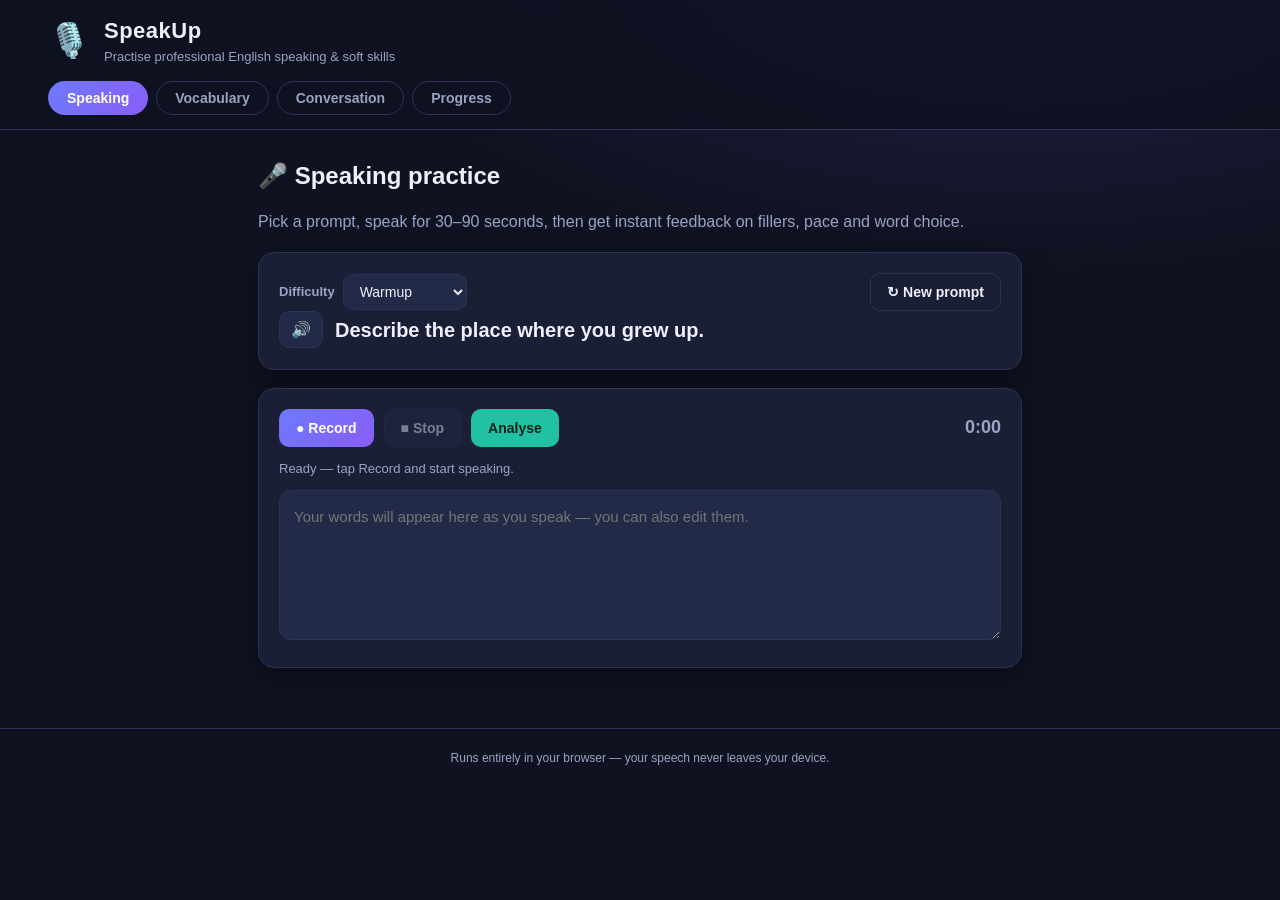
<file: web/index.html>
<!DOCTYPE html>
<html lang="en">
<head>
  <meta charset="UTF-8" />
  <meta name="viewport" content="width=device-width, initial-scale=1.0" />
  <title>SpeakUp — Soft Skills & Professional Speaking</title>
  <link rel="icon" href="data:image/svg+xml,<svg xmlns='http://www.w3.org/2000/svg' viewBox='0 0 100 100'><text y='.9em' font-size='90'>🎙️</text></svg>" />
  <link rel="stylesheet" href="styles.css" />
</head>
<body>
  <header class="topbar">
    <div class="brand">
      <span class="logo">🎙️</span>
      <div>
        <h1>SpeakUp</h1>
        <p class="tagline">Practise professional English speaking & soft skills</p>
      </div>
    </div>
    <nav class="tabs" id="tabs">
      <button class="tab active" data-view="speaking">Speaking</button>
      <button class="tab" data-view="vocab">Vocabulary</button>
      <button class="tab" data-view="conversation">Conversation</button>
      <button class="tab" data-view="progress">Progress</button>
    </nav>
  </header>

  <main id="app">
    <!-- Views are rendered here by app.js -->
  </main>

  <footer class="foot">
    <span>Runs entirely in your browser — your speech never leaves your device.</span>
  </footer>

  <script src="js/data.js"></script>
  <script src="js/analyzer.js"></script>
  <script src="js/speech.js"></script>
  <script src="js/storage.js"></script>
  <script src="js/app.js"></script>
</body>
</html>
</file>
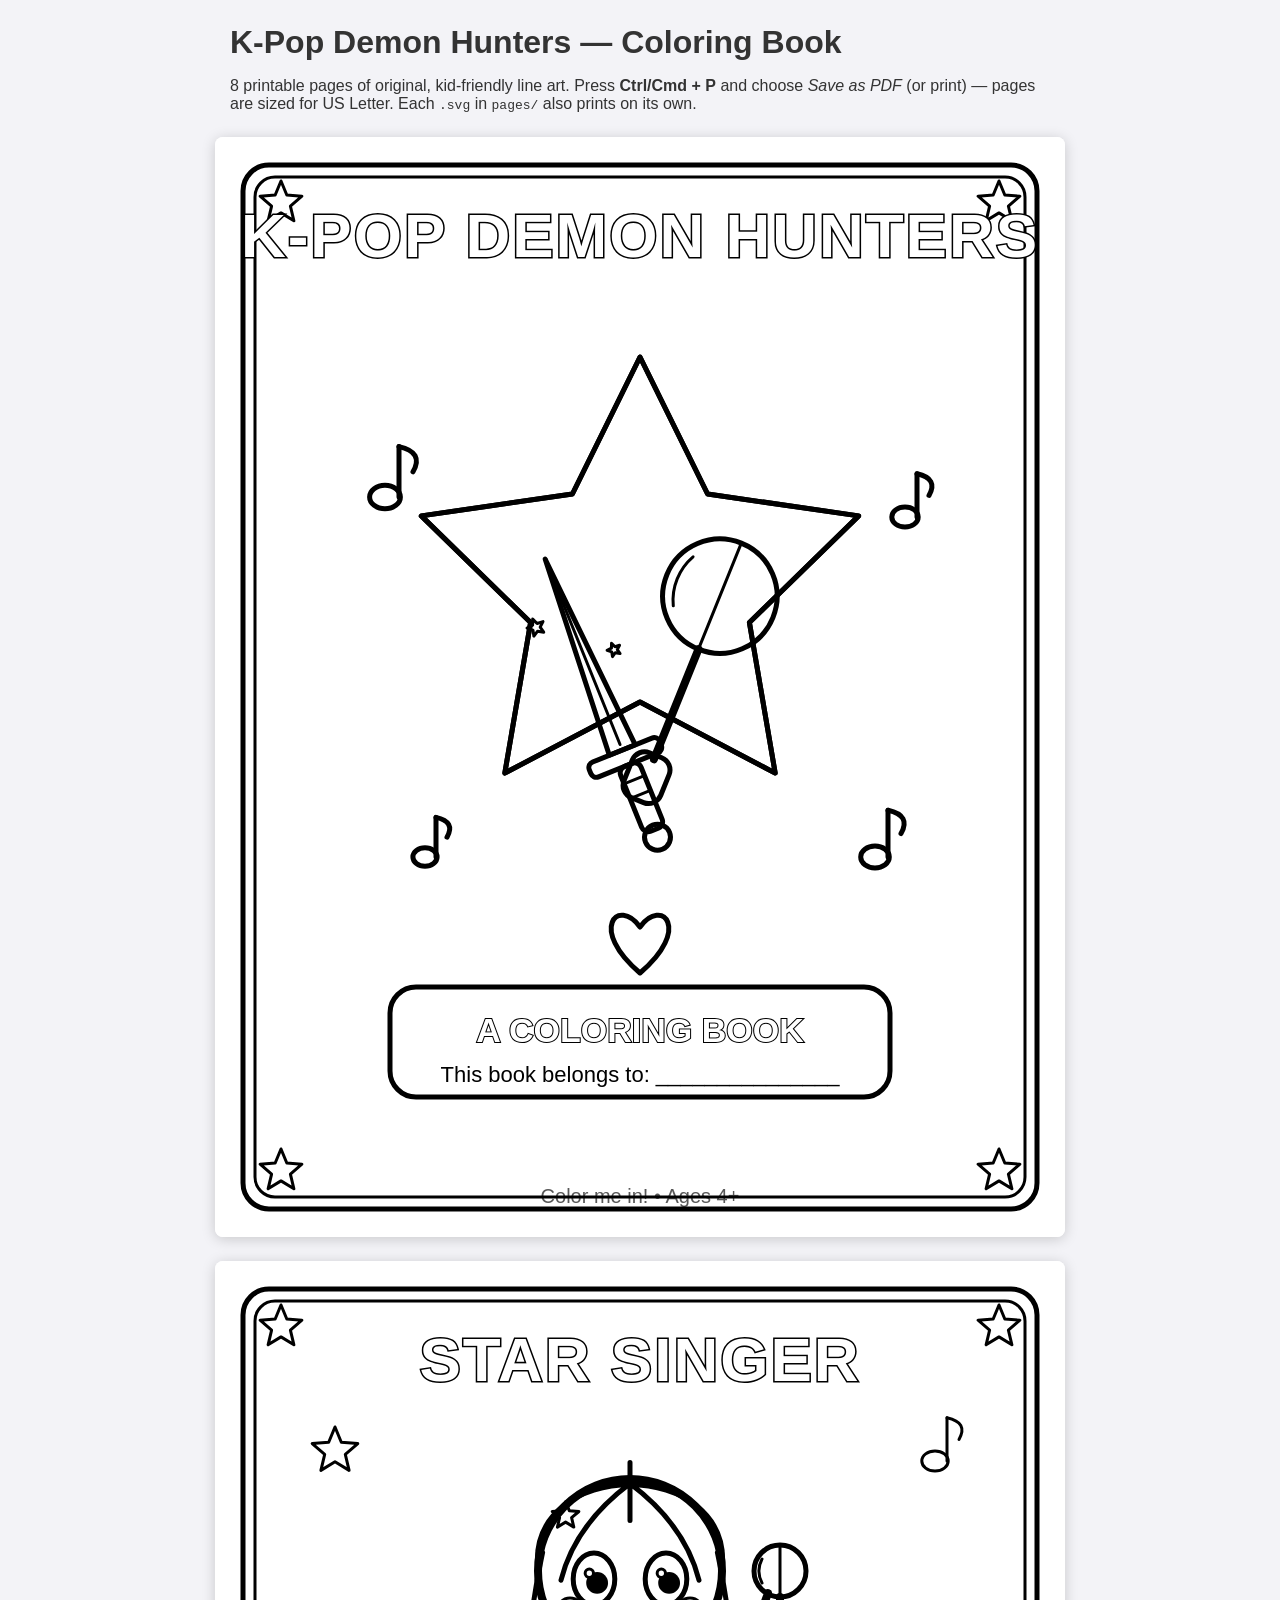
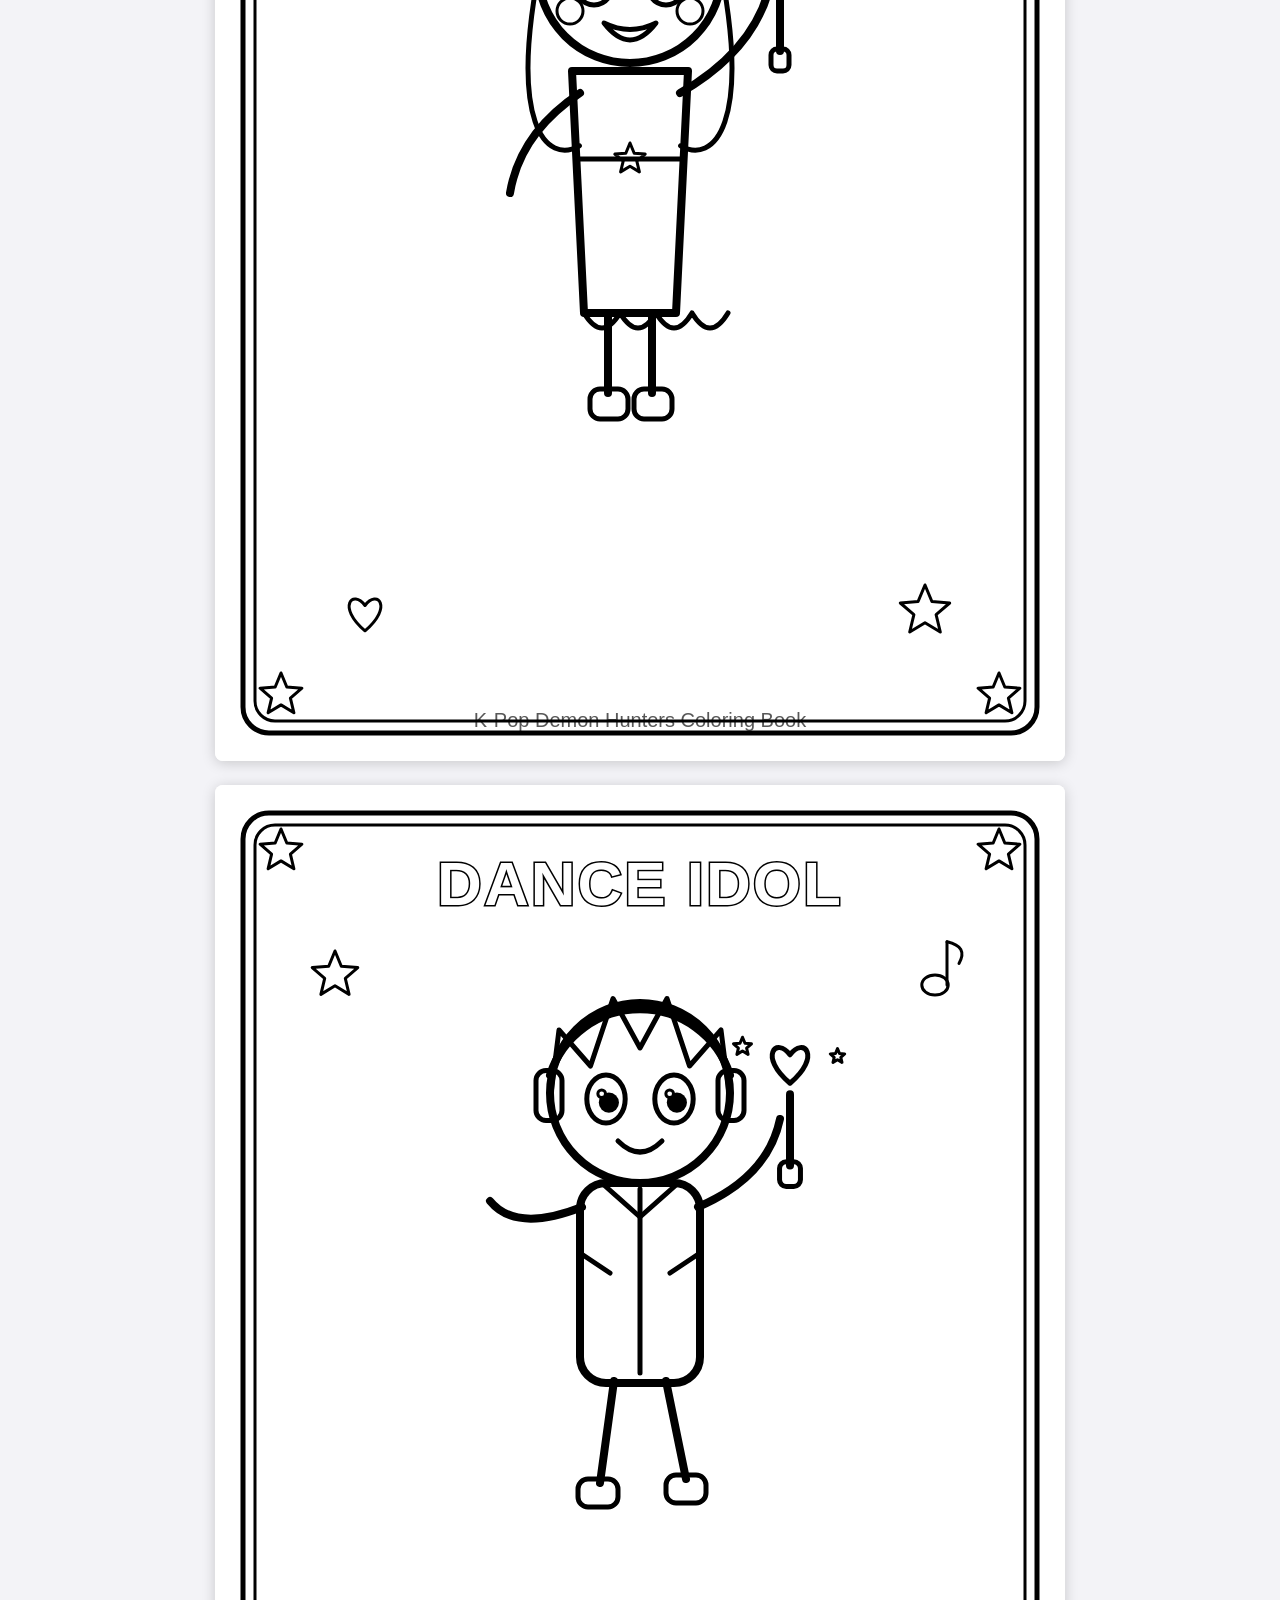
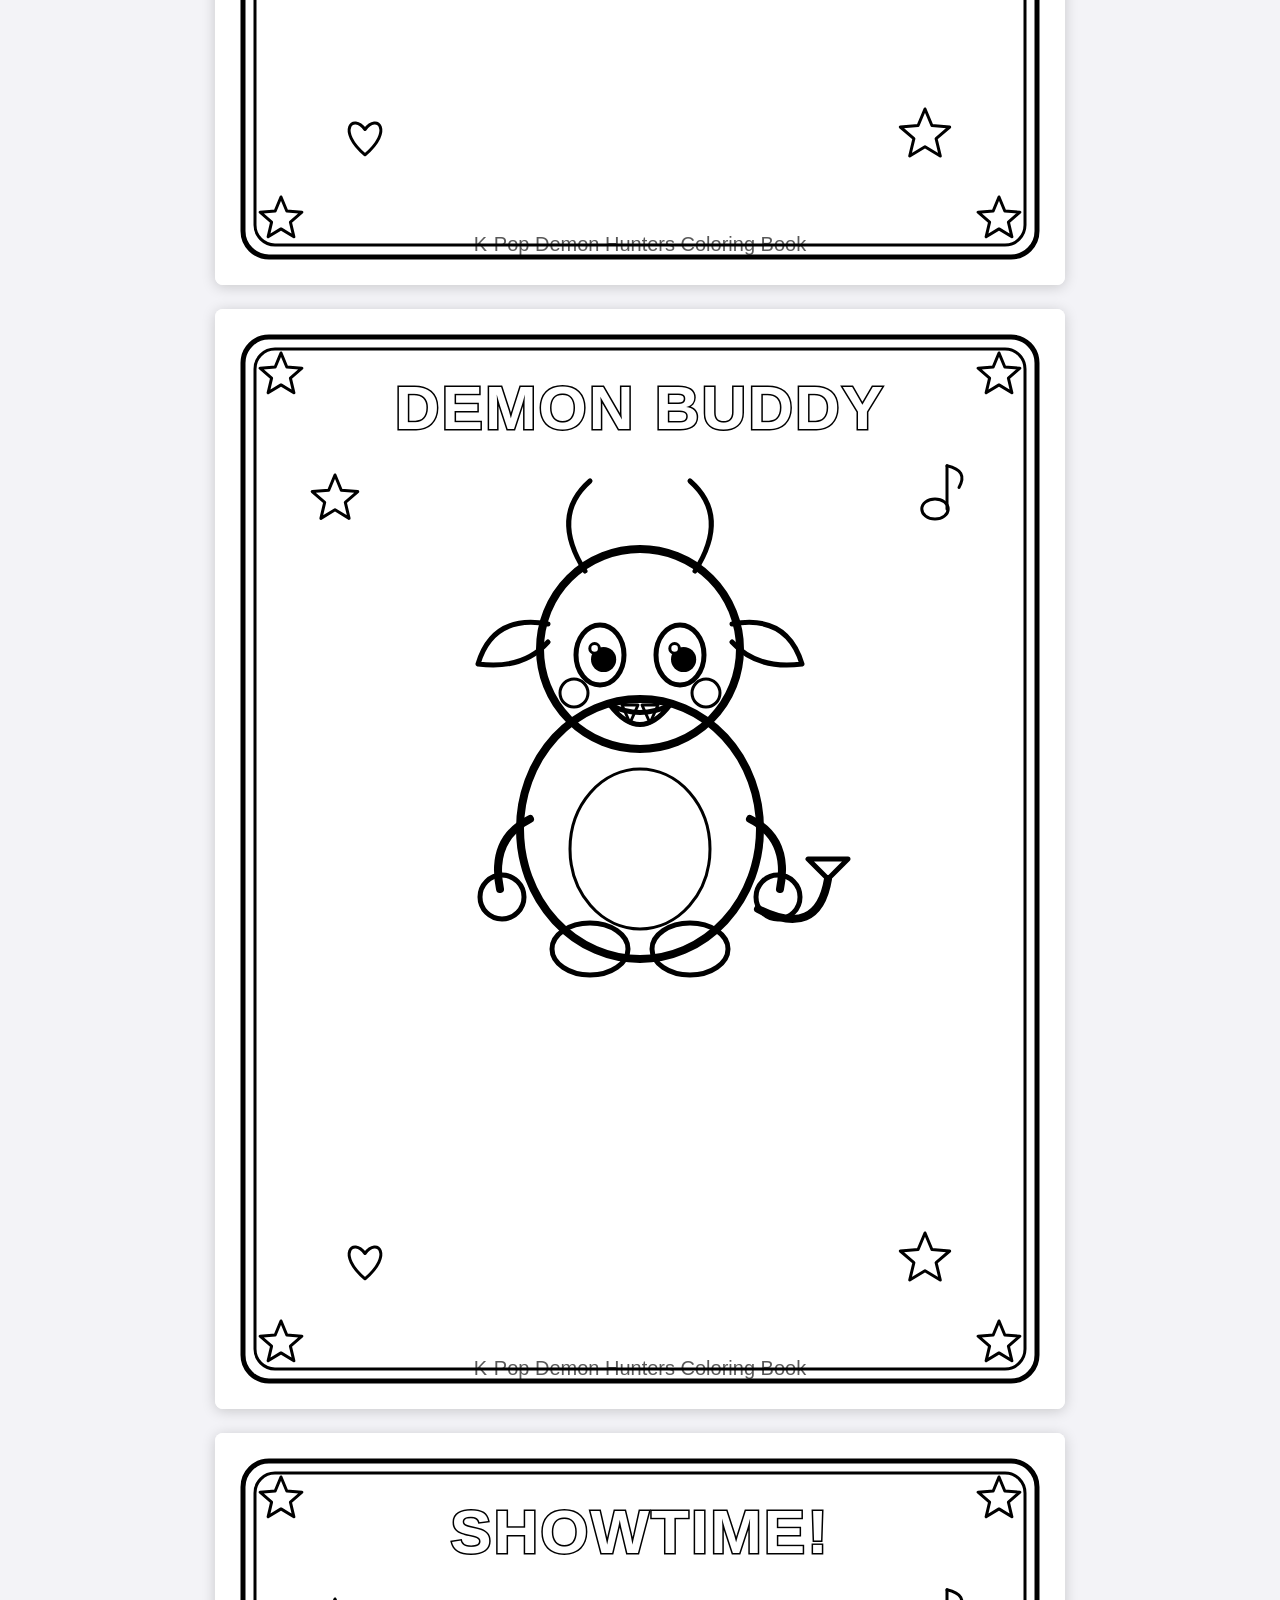
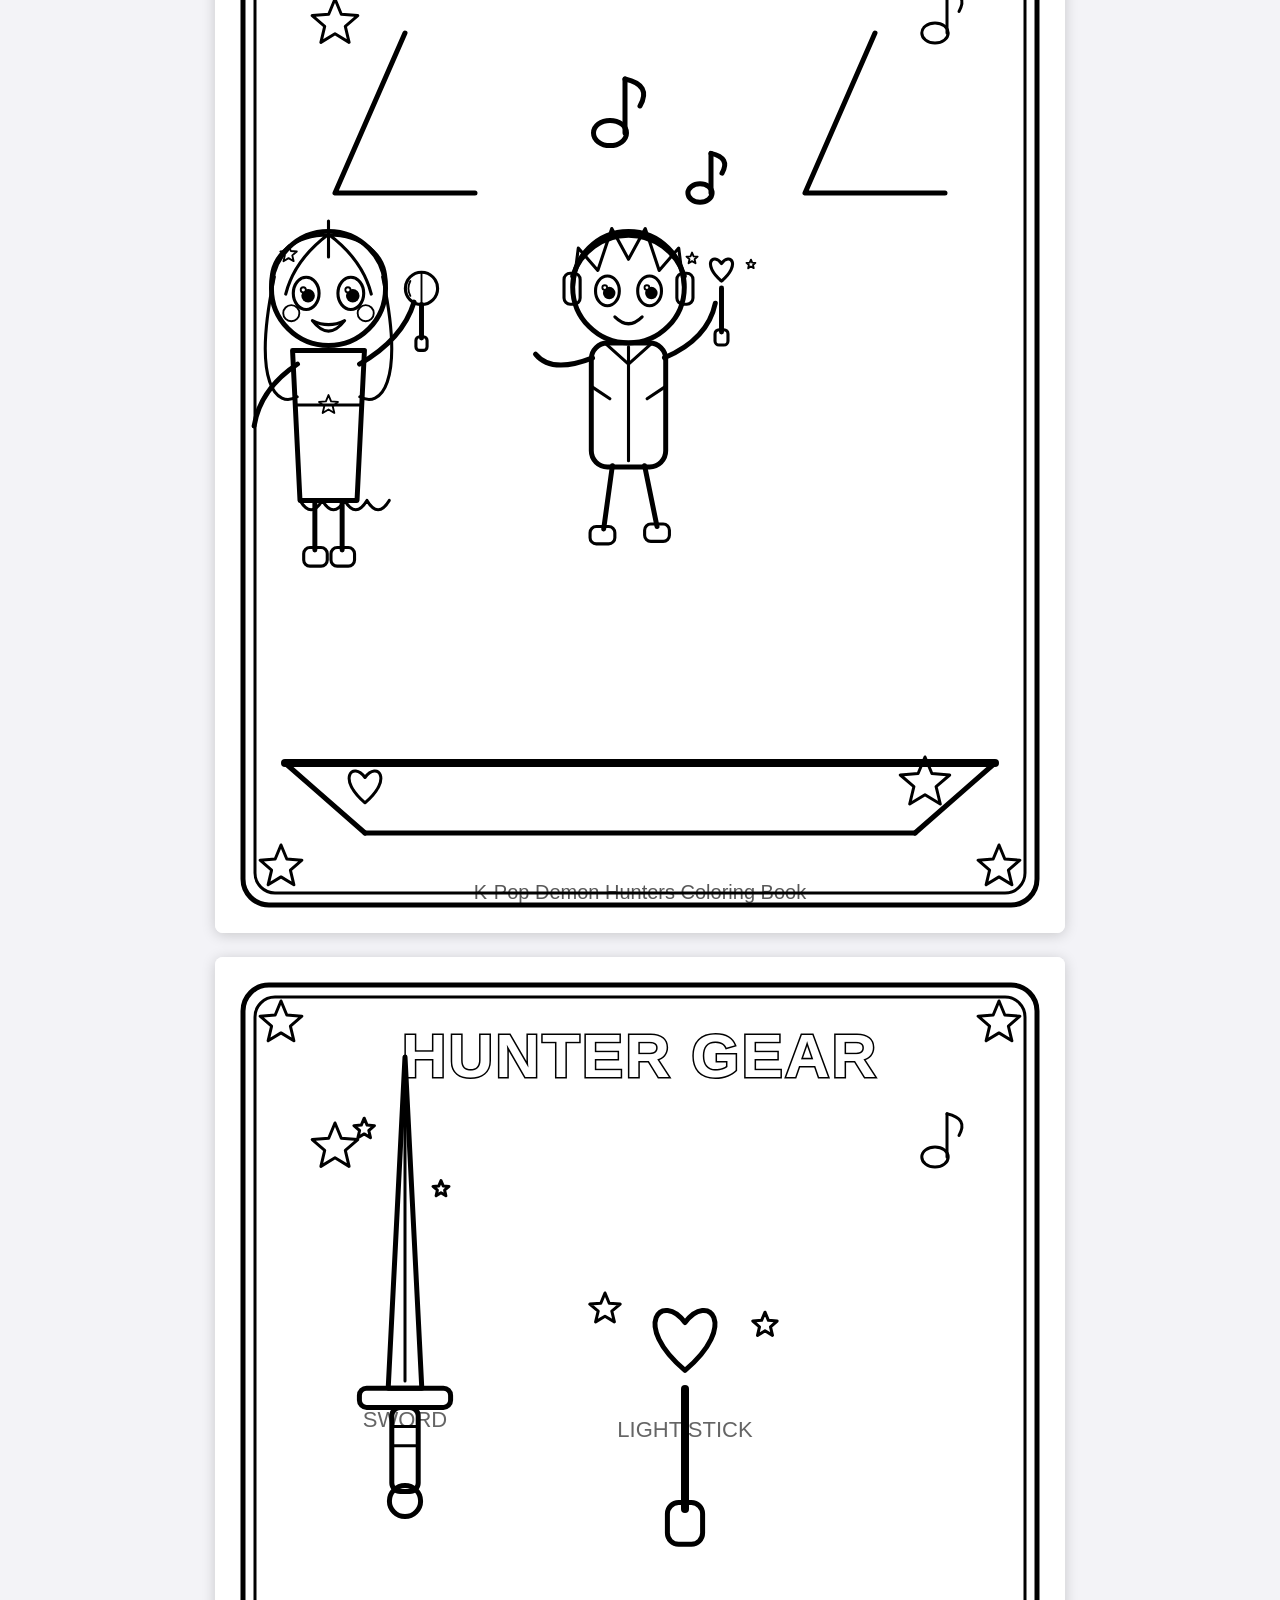
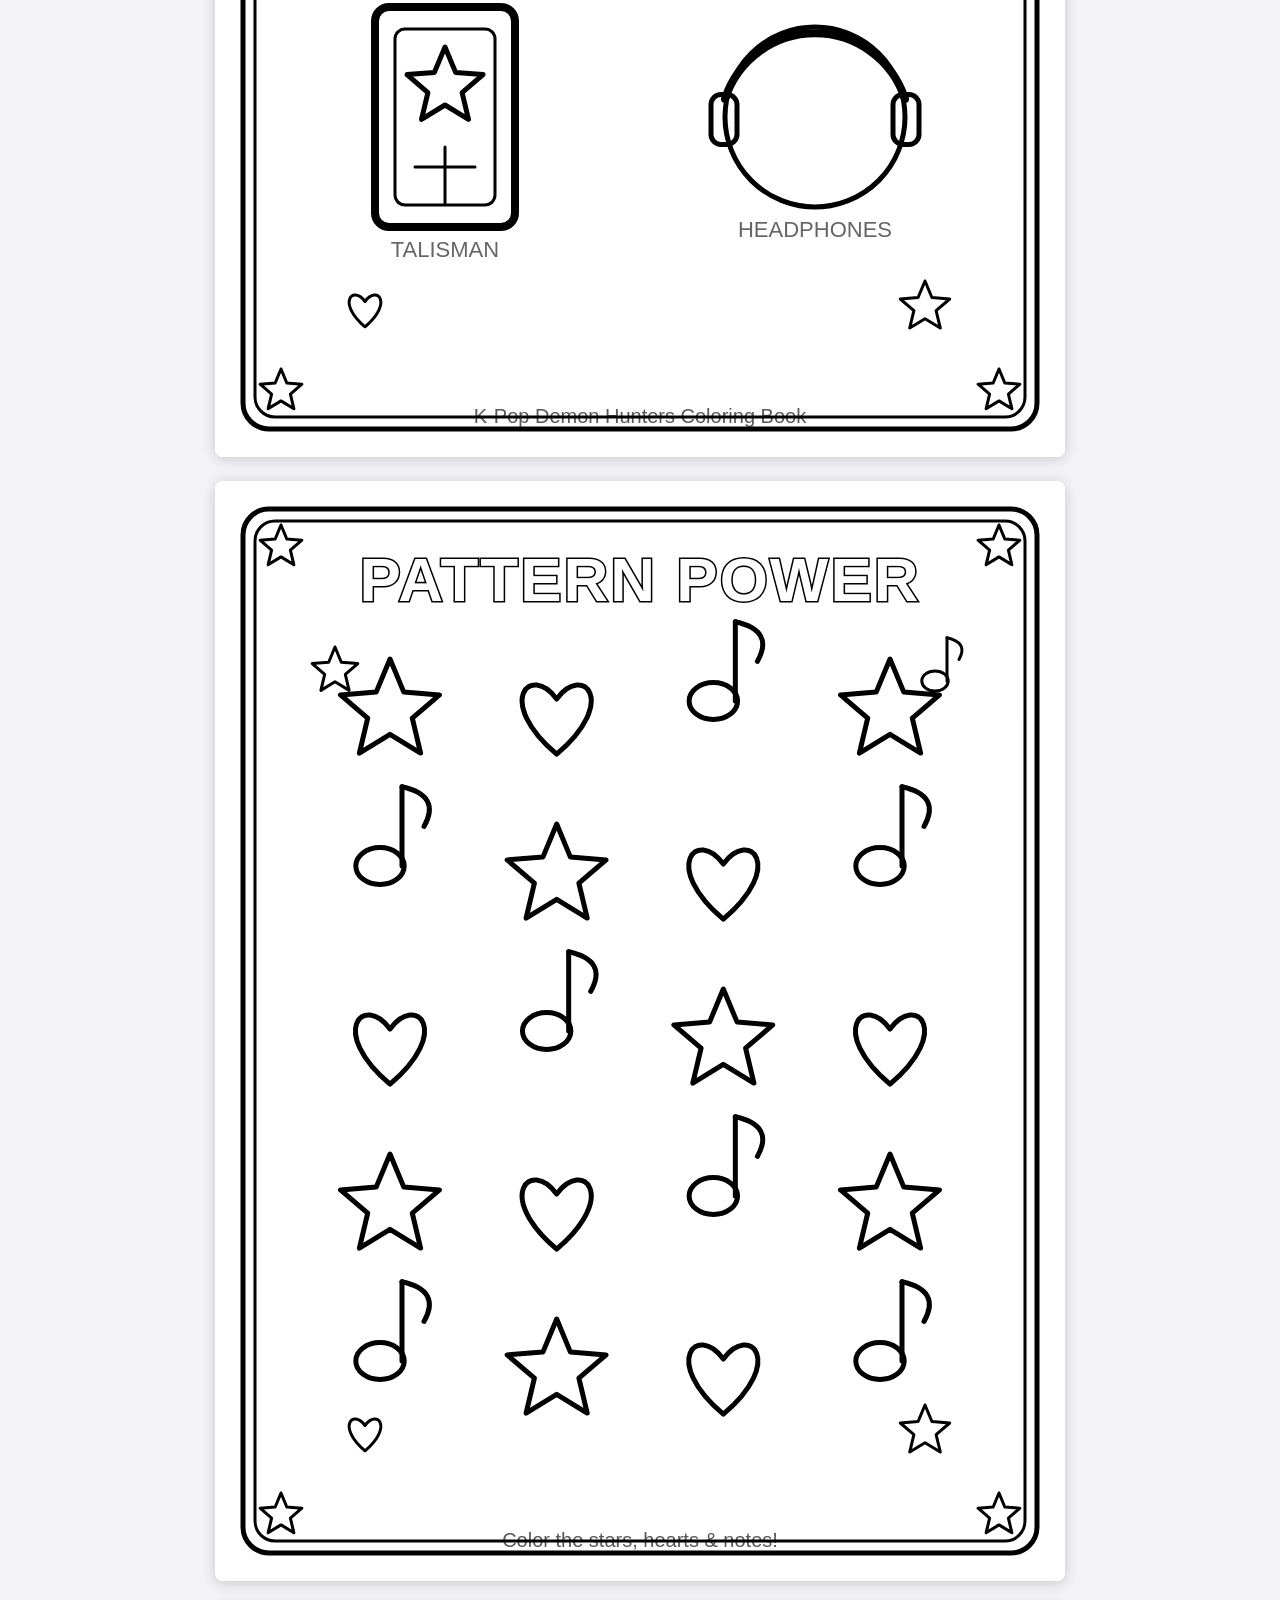
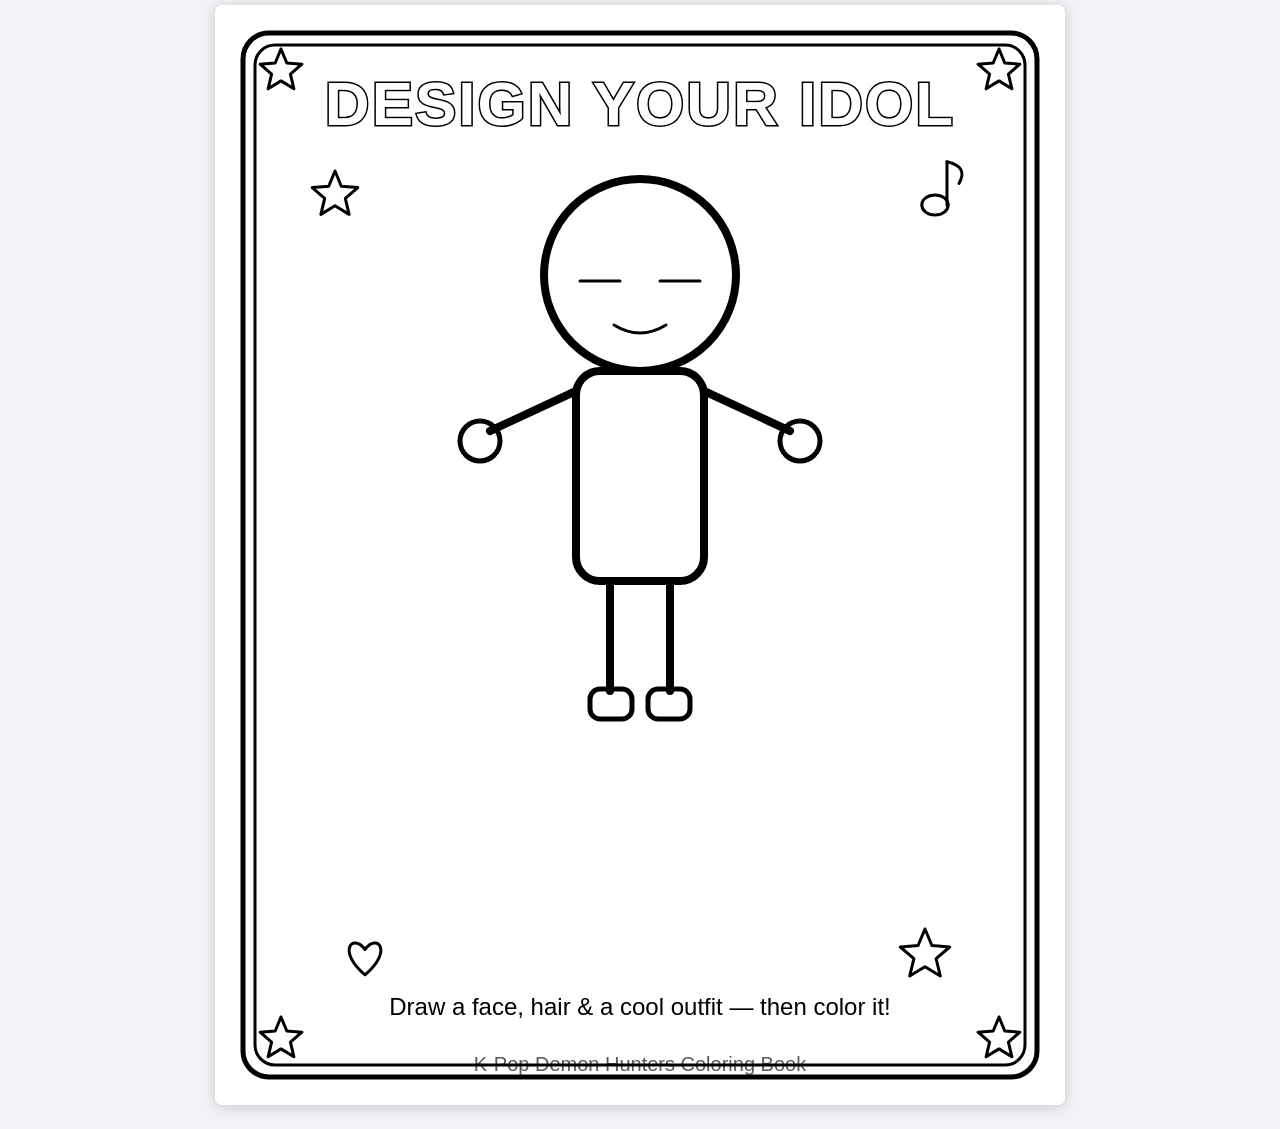
<file: coloring_book/coloring-book.html>
<!DOCTYPE html>
<html lang="en">
<head>
<meta charset="utf-8">
<title>K-Pop Demon Hunters — Coloring Book</title>
<style>
  :root { color-scheme: light; }
  body { margin: 0; background: #f3f3f7; font-family: Arial, sans-serif; }
  .hint { max-width: 820px; margin: 24px auto; padding: 0 16px; color: #333; }
  .hint h1 { margin: 0 0 6px; }
  .page {
    display: block; width: 850px; max-width: 96vw; margin: 24px auto;
    background: white; box-shadow: 0 2px 14px rgba(0,0,0,.18); border-radius: 8px;
    overflow: hidden;
  }
  .page svg { display: block; width: 100%; height: auto; }
  @media print {
    body { background: white; }
    .hint { display: none; }
    .page { box-shadow: none; border-radius: 0; margin: 0; width: 100%;
             page-break-after: always; break-after: page; }
    @page { size: letter; margin: 0; }
  }
</style>
</head>
<body>
  <div class="hint">
    <h1>K-Pop Demon Hunters — Coloring Book</h1>
    <p>8 printable pages of original, kid-friendly line art.
       Press <strong>Ctrl/Cmd&nbsp;+&nbsp;P</strong> and choose
       <em>Save as PDF</em> (or print) — pages are sized for US&nbsp;Letter.
       Each <code>.svg</code> in <code>pages/</code> also prints on its own.</p>
  </div>
  <section class="page" aria-label="Cover"><svg xmlns="http://www.w3.org/2000/svg" viewBox="0 0 850 1100" width="850" height="1100">
<rect width="850" height="1100" fill="white"/>
<rect x="28" y="28" width="794" height="1044" rx="26" ry="26" fill="none" stroke="black" stroke-width="5" stroke-linecap="round" stroke-linejoin="round"/><rect x="40" y="40" width="770" height="1020" rx="20" ry="20" fill="none" stroke="black" stroke-width="3" stroke-linecap="round" stroke-linejoin="round"/><polygon points="66.0,44.0 71.8,58.0 86.9,59.2 75.4,69.1 78.9,83.8 66.0,75.9 53.1,83.8 56.6,69.1 45.1,59.2 60.2,58.0" fill="none" stroke="black" stroke-width="3" stroke-linecap="round" stroke-linejoin="round"/><polygon points="784.0,44.0 789.8,58.0 804.9,59.2 793.4,69.1 796.9,83.8 784.0,75.9 771.1,83.8 774.6,69.1 763.1,59.2 778.2,58.0" fill="none" stroke="black" stroke-width="3" stroke-linecap="round" stroke-linejoin="round"/><polygon points="66.0,1012.0 71.8,1026.0 86.9,1027.2 75.4,1037.1 78.9,1051.8 66.0,1043.9 53.1,1051.8 56.6,1037.1 45.1,1027.2 60.2,1026.0" fill="none" stroke="black" stroke-width="3" stroke-linecap="round" stroke-linejoin="round"/><polygon points="784.0,1012.0 789.8,1026.0 804.9,1027.2 793.4,1037.1 796.9,1051.8 784.0,1043.9 771.1,1051.8 774.6,1037.1 763.1,1027.2 778.2,1026.0" fill="none" stroke="black" stroke-width="3" stroke-linecap="round" stroke-linejoin="round"/>
<text x="425.0" y="120" text-anchor="middle" font-family="Arial Black, Arial, sans-serif" font-size="62" font-weight="900" fill="white" stroke="black" stroke-width="3" paint-order="stroke" letter-spacing="2">K-POP DEMON HUNTERS</text>
<g transform="rotate(-22 425.0 470)"><polygon points="355.0,390.0 341.0,596.0 369.0,596.0" fill="none" stroke="black" stroke-width="5" stroke-linecap="round" stroke-linejoin="round"/><line x1="355.0" y1="404.0" x2="355.0" y2="590.0" fill="none" stroke="black" stroke-width="3" stroke-linecap="round" stroke-linejoin="round"/><rect x="317.0" y="596.0" width="76.0" height="16.0" rx="6.0" ry="6.0" fill="none" stroke="black" stroke-width="5" stroke-linecap="round" stroke-linejoin="round"/><rect x="344.0" y="612.0" width="22.0" height="70.0" rx="7.0" ry="7.0" fill="none" stroke="black" stroke-width="5" stroke-linecap="round" stroke-linejoin="round"/><line x1="344.0" y1="628.0" x2="366.0" y2="628.0" fill="none" stroke="black" stroke-width="3" stroke-linecap="round" stroke-linejoin="round"/><line x1="344.0" y1="644.0" x2="366.0" y2="644.0" fill="none" stroke="black" stroke-width="3" stroke-linecap="round" stroke-linejoin="round"/><circle cx="355.0" cy="690.0" r="13.0" fill="none" stroke="black" stroke-width="5" stroke-linecap="round" stroke-linejoin="round"/><polygon points="321.0,441.0 323.4,446.7 329.6,447.2 324.9,451.3 326.3,457.3 321.0,454.1 315.7,457.3 317.1,451.3 312.4,447.2 318.6,446.7" fill="none" stroke="black" stroke-width="3" stroke-linecap="round" stroke-linejoin="round"/><polygon points="385.0,493.0 386.9,497.5 391.7,497.8 388.0,501.0 389.1,505.7 385.0,503.1 380.9,505.7 382.0,501.0 378.3,497.8 383.1,497.5" fill="none" stroke="black" stroke-width="3" stroke-linecap="round" stroke-linejoin="round"/></g><g transform="rotate(22 425.0 470)"><circle cx="495.0" cy="430" r="57.2" fill="none" stroke="black" stroke-width="5" stroke-linecap="round" stroke-linejoin="round"/><path d="M 455.4 403.6 A 57.2 57.2 0 0 0 455.4 456.4" fill="none" stroke="black" stroke-width="3" stroke-linecap="round" stroke-linejoin="round"/><path d="M 495.0 372.8 L 495.0 487.2" fill="none" stroke="black" stroke-width="3" stroke-linecap="round" stroke-linejoin="round"/><line x1="495.0" y1="487.2" x2="495.0" y2="606.0" fill="none" stroke="black" stroke-width="8" stroke-linecap="round" stroke-linejoin="round"/><rect x="475.2" y="601.6" width="39.6" height="48.400000000000006" rx="13.200000000000001" ry="13.200000000000001" fill="none" stroke="black" stroke-width="5" stroke-linecap="round" stroke-linejoin="round"/></g><polygon points="425.0,220.0 492.6,357.0 643.7,378.9 534.4,485.5 560.2,636.1 425.0,565.0 289.8,636.1 315.6,485.5 206.3,378.9 357.4,357.0" fill="none" stroke="black" stroke-width="5" stroke-linecap="round" stroke-linejoin="round"/><polygon points="425.0,220.0 492.6,357.0 643.7,378.9 534.4,485.5 560.2,636.1 425.0,565.0 289.8,636.1 315.6,485.5 206.3,378.9 357.4,357.0" fill="none" stroke="black" stroke-width="5" stroke-linecap="round" stroke-linejoin="round"/><ellipse cx="170" cy="360" rx="15.400000000000002" ry="11.76" fill="none" stroke="black" stroke-width="5" stroke-linecap="round" stroke-linejoin="round"/><line x1="184.0" y1="360" x2="184.0" y2="309.6" fill="none" stroke="black" stroke-width="5" stroke-linecap="round" stroke-linejoin="round"/><path d="M 184.0 309.6 q 25.2 5.6000000000000005 14.0 25.2" fill="none" stroke="black" stroke-width="5" stroke-linecap="round" stroke-linejoin="round"/><ellipse cx="690" cy="380" rx="13.200000000000001" ry="10.08" fill="none" stroke="black" stroke-width="5" stroke-linecap="round" stroke-linejoin="round"/><line x1="702.0" y1="380" x2="702.0" y2="336.8" fill="none" stroke="black" stroke-width="5" stroke-linecap="round" stroke-linejoin="round"/><path d="M 702.0 336.8 q 21.6 4.800000000000001 12.0 21.6" fill="none" stroke="black" stroke-width="5" stroke-linecap="round" stroke-linejoin="round"/><ellipse cx="210" cy="720" rx="12.100000000000001" ry="9.24" fill="none" stroke="black" stroke-width="5" stroke-linecap="round" stroke-linejoin="round"/><line x1="221.0" y1="720" x2="221.0" y2="680.4" fill="none" stroke="black" stroke-width="5" stroke-linecap="round" stroke-linejoin="round"/><path d="M 221.0 680.4 q 19.8 4.4 11.0 19.8" fill="none" stroke="black" stroke-width="5" stroke-linecap="round" stroke-linejoin="round"/><ellipse cx="660" cy="720" rx="14.3" ry="10.92" fill="none" stroke="black" stroke-width="5" stroke-linecap="round" stroke-linejoin="round"/><line x1="673.0" y1="720" x2="673.0" y2="673.2" fill="none" stroke="black" stroke-width="5" stroke-linecap="round" stroke-linejoin="round"/><path d="M 673.0 673.2 q 23.400000000000002 5.2 13.0 23.400000000000002" fill="none" stroke="black" stroke-width="5" stroke-linecap="round" stroke-linejoin="round"/><path d="M 425.0 836.0 C 373.0 792.0, 403.0 760.0, 425.0 790.0 C 447.0 760.0, 477.0 792.0, 425.0 836.0 Z" fill="none" stroke="black" stroke-width="5" stroke-linecap="round" stroke-linejoin="round"/><rect x="175.0" y="850" width="500" height="110" rx="26" ry="26" fill="none" stroke="black" stroke-width="5" stroke-linecap="round" stroke-linejoin="round"/><text x="425.0" y="905" text-anchor="middle" font-family="Arial Black, Arial, sans-serif" font-size="34" font-weight="900" fill="white" stroke="black" stroke-width="2" paint-order="stroke">A COLORING BOOK</text><text x="425.0" y="945" text-anchor="middle" font-family="Arial, sans-serif" font-size="22" fill="black">This book belongs to: _______________</text>
<text x="425.0" y="1066" text-anchor="middle" font-family="Arial, sans-serif" font-size="20" fill="black" opacity="0.65">Color me in!  •  Ages 4+</text>
</svg></section>
<section class="page" aria-label="Star Singer"><svg xmlns="http://www.w3.org/2000/svg" viewBox="0 0 850 1100" width="850" height="1100">
<rect width="850" height="1100" fill="white"/>
<rect x="28" y="28" width="794" height="1044" rx="26" ry="26" fill="none" stroke="black" stroke-width="5" stroke-linecap="round" stroke-linejoin="round"/><rect x="40" y="40" width="770" height="1020" rx="20" ry="20" fill="none" stroke="black" stroke-width="3" stroke-linecap="round" stroke-linejoin="round"/><polygon points="66.0,44.0 71.8,58.0 86.9,59.2 75.4,69.1 78.9,83.8 66.0,75.9 53.1,83.8 56.6,69.1 45.1,59.2 60.2,58.0" fill="none" stroke="black" stroke-width="3" stroke-linecap="round" stroke-linejoin="round"/><polygon points="784.0,44.0 789.8,58.0 804.9,59.2 793.4,69.1 796.9,83.8 784.0,75.9 771.1,83.8 774.6,69.1 763.1,59.2 778.2,58.0" fill="none" stroke="black" stroke-width="3" stroke-linecap="round" stroke-linejoin="round"/><polygon points="66.0,1012.0 71.8,1026.0 86.9,1027.2 75.4,1037.1 78.9,1051.8 66.0,1043.9 53.1,1051.8 56.6,1037.1 45.1,1027.2 60.2,1026.0" fill="none" stroke="black" stroke-width="3" stroke-linecap="round" stroke-linejoin="round"/><polygon points="784.0,1012.0 789.8,1026.0 804.9,1027.2 793.4,1037.1 796.9,1051.8 784.0,1043.9 771.1,1051.8 774.6,1037.1 763.1,1027.2 778.2,1026.0" fill="none" stroke="black" stroke-width="3" stroke-linecap="round" stroke-linejoin="round"/>
<text x="425.0" y="120" text-anchor="middle" font-family="Arial Black, Arial, sans-serif" font-size="62" font-weight="900" fill="white" stroke="black" stroke-width="3" paint-order="stroke" letter-spacing="2">STAR SINGER</text>
<polygon points="120.0,166.0 126.3,181.3 142.8,182.6 130.3,193.3 134.1,209.4 120.0,200.8 105.9,209.4 109.7,193.3 97.2,182.6 113.7,181.3" fill="none" stroke="black" stroke-width="3" stroke-linecap="round" stroke-linejoin="round"/><ellipse cx="720" cy="200" rx="13.200000000000001" ry="10.08" fill="none" stroke="black" stroke-width="3" stroke-linecap="round" stroke-linejoin="round"/><line x1="732.0" y1="200" x2="732.0" y2="156.8" fill="none" stroke="black" stroke-width="3" stroke-linecap="round" stroke-linejoin="round"/><path d="M 732.0 156.8 q 21.6 4.800000000000001 12.0 21.6" fill="none" stroke="black" stroke-width="3" stroke-linecap="round" stroke-linejoin="round"/><path d="M 150 969.8 C 121.4 945.6, 137.9 928.0, 150 944.5 C 162.1 928.0, 178.6 945.6, 150 969.8 Z" fill="none" stroke="black" stroke-width="3" stroke-linecap="round" stroke-linejoin="round"/><polygon points="710.0,924.0 716.9,940.5 734.7,942.0 721.1,953.6 725.3,971.0 710.0,961.7 694.7,971.0 698.9,953.6 685.3,942.0 703.1,940.5" fill="none" stroke="black" stroke-width="3" stroke-linecap="round" stroke-linejoin="round"/>
<g><path d="M 357.0 410 L 369.0 652 L 461.0 652 L 473.0 410 Z" fill="none" stroke="black" stroke-width="8" stroke-linecap="round" stroke-linejoin="round"/><path d="M 369.0 652 q 18 30 36 0 q 18 30 36 0 q 18 30 36 0 q 18 30 36 0" fill="none" stroke="black" stroke-width="5" stroke-linecap="round" stroke-linejoin="round"/><line x1="362.0" y1="498" x2="468.0" y2="498" fill="none" stroke="black" stroke-width="5" stroke-linecap="round" stroke-linejoin="round"/><polygon points="415.0,482.0 419.2,492.2 430.2,493.1 421.8,500.2 424.4,510.9 415.0,505.2 405.6,510.9 408.2,500.2 399.8,493.1 410.8,492.2" fill="none" stroke="black" stroke-width="3" stroke-linecap="round" stroke-linejoin="round"/><path d="M 465.0 432 Q 535.0 392 553.0 332" fill="none" stroke="black" stroke-width="8" stroke-linecap="round" stroke-linejoin="round"/><circle cx="565.0" cy="310" r="26.0" fill="none" stroke="black" stroke-width="5" stroke-linecap="round" stroke-linejoin="round"/><path d="M 547.0 298.0 A 26.0 26.0 0 0 0 547.0 322.0" fill="none" stroke="black" stroke-width="3" stroke-linecap="round" stroke-linejoin="round"/><path d="M 565.0 284.0 L 565.0 336.0" fill="none" stroke="black" stroke-width="3" stroke-linecap="round" stroke-linejoin="round"/><line x1="565.0" y1="336.0" x2="565.0" y2="390.0" fill="none" stroke="black" stroke-width="8" stroke-linecap="round" stroke-linejoin="round"/><rect x="556.0" y="388.0" width="18.0" height="22.0" rx="6.0" ry="6.0" fill="none" stroke="black" stroke-width="5" stroke-linecap="round" stroke-linejoin="round"/><path d="M 365.0 432 Q 305.0 472 295.0 532" fill="none" stroke="black" stroke-width="8" stroke-linecap="round" stroke-linejoin="round"/><line x1="393.0" y1="652" x2="393.0" y2="732" fill="none" stroke="black" stroke-width="8" stroke-linecap="round" stroke-linejoin="round"/><line x1="437.0" y1="652" x2="437.0" y2="732" fill="none" stroke="black" stroke-width="8" stroke-linecap="round" stroke-linejoin="round"/><rect x="375.0" y="728" width="38" height="30" rx="10" ry="10" fill="none" stroke="black" stroke-width="5" stroke-linecap="round" stroke-linejoin="round"/><rect x="419.0" y="728" width="38" height="30" rx="10" ry="10" fill="none" stroke="black" stroke-width="5" stroke-linecap="round" stroke-linejoin="round"/><circle cx="415.0" cy="310" r="92" fill="none" stroke="black" stroke-width="8" stroke-linecap="round" stroke-linejoin="round"/><ellipse cx="379.0" cy="318" rx="20.8" ry="26" fill="none" stroke="black" stroke-width="5" stroke-linecap="round" stroke-linejoin="round"/><circle cx="382.12" cy="321.9" r="10.92" fill="black"/><circle cx="374.32" cy="312.28" r="4.16" fill="white" stroke="black" stroke-width="3" stroke-linecap="round" stroke-linejoin="round"/><ellipse cx="451.0" cy="318" rx="20.8" ry="26" fill="none" stroke="black" stroke-width="5" stroke-linecap="round" stroke-linejoin="round"/><circle cx="454.12" cy="321.9" r="10.92" fill="black"/><circle cx="446.32" cy="312.28" r="4.16" fill="white" stroke="black" stroke-width="3" stroke-linecap="round" stroke-linejoin="round"/><path d="M 389.0 362 Q 415.0 395.8 441.0 362 Q 415.0 375.0 389.0 362 Z" fill="none" stroke="black" stroke-width="5" stroke-linecap="round" stroke-linejoin="round"/><circle cx="355.0" cy="350" r="13" fill="none" stroke="black" stroke-width="3" stroke-linecap="round" stroke-linejoin="round"/><circle cx="475.0" cy="350" r="13" fill="none" stroke="black" stroke-width="3" stroke-linecap="round" stroke-linejoin="round"/><path d="M 323.0 310 C 309.2 195.0, 520.8 195.0, 507.0 310 M 327.6 291.6 C 290.8 466.4, 332.2 503.20000000000005, 364.4 484.79999999999995 M 502.4 291.6 C 539.2 466.4, 497.8 503.20000000000005, 465.6 484.79999999999995 M 415.0 201.44 L 415.0 259.4 M 415.0 222.60000000000002 Q 359.8 264.0 346.0 319.2 M 415.0 222.60000000000002 Q 470.2 264.0 484.0 319.2" fill="none" stroke="black" stroke-width="5" stroke-linecap="round" stroke-linejoin="round"/><polygon points="350.6,240.8 354.3,249.7 363.9,250.5 356.6,256.7 358.8,266.1 350.6,261.1 342.4,266.1 344.6,256.7 337.3,250.5 346.9,249.7" fill="none" stroke="black" stroke-width="3" stroke-linecap="round" stroke-linejoin="round"/></g>
<text x="425.0" y="1066" text-anchor="middle" font-family="Arial, sans-serif" font-size="20" fill="black" opacity="0.65">K-Pop Demon Hunters Coloring Book</text>
</svg></section>
<section class="page" aria-label="Dance Idol"><svg xmlns="http://www.w3.org/2000/svg" viewBox="0 0 850 1100" width="850" height="1100">
<rect width="850" height="1100" fill="white"/>
<rect x="28" y="28" width="794" height="1044" rx="26" ry="26" fill="none" stroke="black" stroke-width="5" stroke-linecap="round" stroke-linejoin="round"/><rect x="40" y="40" width="770" height="1020" rx="20" ry="20" fill="none" stroke="black" stroke-width="3" stroke-linecap="round" stroke-linejoin="round"/><polygon points="66.0,44.0 71.8,58.0 86.9,59.2 75.4,69.1 78.9,83.8 66.0,75.9 53.1,83.8 56.6,69.1 45.1,59.2 60.2,58.0" fill="none" stroke="black" stroke-width="3" stroke-linecap="round" stroke-linejoin="round"/><polygon points="784.0,44.0 789.8,58.0 804.9,59.2 793.4,69.1 796.9,83.8 784.0,75.9 771.1,83.8 774.6,69.1 763.1,59.2 778.2,58.0" fill="none" stroke="black" stroke-width="3" stroke-linecap="round" stroke-linejoin="round"/><polygon points="66.0,1012.0 71.8,1026.0 86.9,1027.2 75.4,1037.1 78.9,1051.8 66.0,1043.9 53.1,1051.8 56.6,1037.1 45.1,1027.2 60.2,1026.0" fill="none" stroke="black" stroke-width="3" stroke-linecap="round" stroke-linejoin="round"/><polygon points="784.0,1012.0 789.8,1026.0 804.9,1027.2 793.4,1037.1 796.9,1051.8 784.0,1043.9 771.1,1051.8 774.6,1037.1 763.1,1027.2 778.2,1026.0" fill="none" stroke="black" stroke-width="3" stroke-linecap="round" stroke-linejoin="round"/>
<text x="425.0" y="120" text-anchor="middle" font-family="Arial Black, Arial, sans-serif" font-size="62" font-weight="900" fill="white" stroke="black" stroke-width="3" paint-order="stroke" letter-spacing="2">DANCE IDOL</text>
<polygon points="120.0,166.0 126.3,181.3 142.8,182.6 130.3,193.3 134.1,209.4 120.0,200.8 105.9,209.4 109.7,193.3 97.2,182.6 113.7,181.3" fill="none" stroke="black" stroke-width="3" stroke-linecap="round" stroke-linejoin="round"/><ellipse cx="720" cy="200" rx="13.200000000000001" ry="10.08" fill="none" stroke="black" stroke-width="3" stroke-linecap="round" stroke-linejoin="round"/><line x1="732.0" y1="200" x2="732.0" y2="156.8" fill="none" stroke="black" stroke-width="3" stroke-linecap="round" stroke-linejoin="round"/><path d="M 732.0 156.8 q 21.6 4.800000000000001 12.0 21.6" fill="none" stroke="black" stroke-width="3" stroke-linecap="round" stroke-linejoin="round"/><path d="M 150 969.8 C 121.4 945.6, 137.9 928.0, 150 944.5 C 162.1 928.0, 178.6 945.6, 150 969.8 Z" fill="none" stroke="black" stroke-width="3" stroke-linecap="round" stroke-linejoin="round"/><polygon points="710.0,924.0 716.9,940.5 734.7,942.0 721.1,953.6 725.3,971.0 710.0,961.7 694.7,971.0 698.9,953.6 685.3,942.0 703.1,940.5" fill="none" stroke="black" stroke-width="3" stroke-linecap="round" stroke-linejoin="round"/>
<g><rect x="365.0" y="398" width="120" height="200" rx="26" ry="26" fill="none" stroke="black" stroke-width="8" stroke-linecap="round" stroke-linejoin="round"/><line x1="425.0" y1="404" x2="425.0" y2="588" fill="none" stroke="black" stroke-width="5" stroke-linecap="round" stroke-linejoin="round"/><line x1="365.0" y1="468" x2="395.0" y2="488" fill="none" stroke="black" stroke-width="5" stroke-linecap="round" stroke-linejoin="round"/><line x1="485.0" y1="468" x2="455.0" y2="488" fill="none" stroke="black" stroke-width="5" stroke-linecap="round" stroke-linejoin="round"/><path d="M 389.0 400 L 425.0 432 L 461.0 400" fill="none" stroke="black" stroke-width="5" stroke-linecap="round" stroke-linejoin="round"/><path d="M 483.0 422 Q 553.0 392 565.0 334" fill="none" stroke="black" stroke-width="8" stroke-linecap="round" stroke-linejoin="round"/><path d="M 575.0 298.23 C 542.89 271.06, 561.415 251.3, 575.0 269.825 C 588.585 251.3, 607.11 271.06, 575.0 298.23 Z" fill="none" stroke="black" stroke-width="5" stroke-linecap="round" stroke-linejoin="round"/><line x1="575.0" y1="309.25" x2="575.0" y2="380.5" fill="none" stroke="black" stroke-width="8" stroke-linecap="round" stroke-linejoin="round"/><rect x="564.55" y="376.7" width="20.9" height="24.7" rx="6.6499999999999995" ry="6.6499999999999995" fill="none" stroke="black" stroke-width="5" stroke-linecap="round" stroke-linejoin="round"/><polygon points="527.5,252.2 530.0,258.3 536.5,258.8 531.6,263.1 533.1,269.4 527.5,266.0 521.9,269.4 523.4,263.1 518.5,258.8 525.0,258.3" fill="none" stroke="black" stroke-width="3" stroke-linecap="round" stroke-linejoin="round"/><polygon points="622.5,263.6 624.5,268.5 629.7,268.9 625.8,272.3 627.0,277.4 622.5,274.7 618.0,277.4 619.2,272.3 615.3,268.9 620.5,268.5" fill="none" stroke="black" stroke-width="3" stroke-linecap="round" stroke-linejoin="round"/><path d="M 367.0 422 Q 301.0 448 275.0 416" fill="none" stroke="black" stroke-width="8" stroke-linecap="round" stroke-linejoin="round"/><line x1="399.0" y1="596" x2="385.0" y2="698" fill="none" stroke="black" stroke-width="8" stroke-linecap="round" stroke-linejoin="round"/><line x1="451.0" y1="596" x2="471.0" y2="694" fill="none" stroke="black" stroke-width="8" stroke-linecap="round" stroke-linejoin="round"/><rect x="363.0" y="694" width="40" height="28" rx="10" ry="10" fill="none" stroke="black" stroke-width="5" stroke-linecap="round" stroke-linejoin="round"/><rect x="451.0" y="690" width="40" height="28" rx="10" ry="10" fill="none" stroke="black" stroke-width="5" stroke-linecap="round" stroke-linejoin="round"/><circle cx="425.0" cy="308" r="90" fill="none" stroke="black" stroke-width="8" stroke-linecap="round" stroke-linejoin="round"/><ellipse cx="391.0" cy="314" rx="19.200000000000003" ry="24" fill="none" stroke="black" stroke-width="5" stroke-linecap="round" stroke-linejoin="round"/><circle cx="393.88" cy="317.6" r="10.08" fill="black"/><circle cx="386.68" cy="308.72" r="3.84" fill="white" stroke="black" stroke-width="3" stroke-linecap="round" stroke-linejoin="round"/><ellipse cx="459.0" cy="314" rx="19.200000000000003" ry="24" fill="none" stroke="black" stroke-width="5" stroke-linecap="round" stroke-linejoin="round"/><circle cx="461.88" cy="317.6" r="10.08" fill="black"/><circle cx="454.68" cy="308.72" r="3.84" fill="white" stroke="black" stroke-width="3" stroke-linecap="round" stroke-linejoin="round"/><path d="M 403.0 356 Q 425.0 378 447.0 356" fill="none" stroke="black" stroke-width="5" stroke-linecap="round" stroke-linejoin="round"/><path d="M 335.0 317.0 L 344.0 245.0 L 375.5 281.0 L 398.0 213.5 L 425.0 263.0 L 452.0 213.5 L 474.5 281.0 L 506.0 245.0 L 515.0 317.0" fill="none" stroke="black" stroke-width="5" stroke-linecap="round" stroke-linejoin="round"/><path d="M 335.0 290.0 A 94.5 94.5 0 0 1 515.0 290.0" fill="none" stroke="black" stroke-width="8" stroke-linecap="round" stroke-linejoin="round"/><rect x="321.0" y="285.5" width="26" height="50" rx="10" ry="10" fill="none" stroke="black" stroke-width="5" stroke-linecap="round" stroke-linejoin="round"/><rect x="503.0" y="285.5" width="26" height="50" rx="10" ry="10" fill="none" stroke="black" stroke-width="5" stroke-linecap="round" stroke-linejoin="round"/></g>
<text x="425.0" y="1066" text-anchor="middle" font-family="Arial, sans-serif" font-size="20" fill="black" opacity="0.65">K-Pop Demon Hunters Coloring Book</text>
</svg></section>
<section class="page" aria-label="Demon Buddy"><svg xmlns="http://www.w3.org/2000/svg" viewBox="0 0 850 1100" width="850" height="1100">
<rect width="850" height="1100" fill="white"/>
<rect x="28" y="28" width="794" height="1044" rx="26" ry="26" fill="none" stroke="black" stroke-width="5" stroke-linecap="round" stroke-linejoin="round"/><rect x="40" y="40" width="770" height="1020" rx="20" ry="20" fill="none" stroke="black" stroke-width="3" stroke-linecap="round" stroke-linejoin="round"/><polygon points="66.0,44.0 71.8,58.0 86.9,59.2 75.4,69.1 78.9,83.8 66.0,75.9 53.1,83.8 56.6,69.1 45.1,59.2 60.2,58.0" fill="none" stroke="black" stroke-width="3" stroke-linecap="round" stroke-linejoin="round"/><polygon points="784.0,44.0 789.8,58.0 804.9,59.2 793.4,69.1 796.9,83.8 784.0,75.9 771.1,83.8 774.6,69.1 763.1,59.2 778.2,58.0" fill="none" stroke="black" stroke-width="3" stroke-linecap="round" stroke-linejoin="round"/><polygon points="66.0,1012.0 71.8,1026.0 86.9,1027.2 75.4,1037.1 78.9,1051.8 66.0,1043.9 53.1,1051.8 56.6,1037.1 45.1,1027.2 60.2,1026.0" fill="none" stroke="black" stroke-width="3" stroke-linecap="round" stroke-linejoin="round"/><polygon points="784.0,1012.0 789.8,1026.0 804.9,1027.2 793.4,1037.1 796.9,1051.8 784.0,1043.9 771.1,1051.8 774.6,1037.1 763.1,1027.2 778.2,1026.0" fill="none" stroke="black" stroke-width="3" stroke-linecap="round" stroke-linejoin="round"/>
<text x="425.0" y="120" text-anchor="middle" font-family="Arial Black, Arial, sans-serif" font-size="62" font-weight="900" fill="white" stroke="black" stroke-width="3" paint-order="stroke" letter-spacing="2">DEMON BUDDY</text>
<polygon points="120.0,166.0 126.3,181.3 142.8,182.6 130.3,193.3 134.1,209.4 120.0,200.8 105.9,209.4 109.7,193.3 97.2,182.6 113.7,181.3" fill="none" stroke="black" stroke-width="3" stroke-linecap="round" stroke-linejoin="round"/><ellipse cx="720" cy="200" rx="13.200000000000001" ry="10.08" fill="none" stroke="black" stroke-width="3" stroke-linecap="round" stroke-linejoin="round"/><line x1="732.0" y1="200" x2="732.0" y2="156.8" fill="none" stroke="black" stroke-width="3" stroke-linecap="round" stroke-linejoin="round"/><path d="M 732.0 156.8 q 21.6 4.800000000000001 12.0 21.6" fill="none" stroke="black" stroke-width="3" stroke-linecap="round" stroke-linejoin="round"/><path d="M 150 969.8 C 121.4 945.6, 137.9 928.0, 150 944.5 C 162.1 928.0, 178.6 945.6, 150 969.8 Z" fill="none" stroke="black" stroke-width="3" stroke-linecap="round" stroke-linejoin="round"/><polygon points="710.0,924.0 716.9,940.5 734.7,942.0 721.1,953.6 725.3,971.0 710.0,961.7 694.7,971.0 698.9,953.6 685.3,942.0 703.1,940.5" fill="none" stroke="black" stroke-width="3" stroke-linecap="round" stroke-linejoin="round"/>
<g><ellipse cx="425.0" cy="520.0" rx="120" ry="130" fill="none" stroke="black" stroke-width="8" stroke-linecap="round" stroke-linejoin="round"/><ellipse cx="425.0" cy="540.0" rx="70" ry="80" fill="none" stroke="black" stroke-width="3" stroke-linecap="round" stroke-linejoin="round"/><path d="M 315.0 510.0 q -40 20 -30 70" fill="none" stroke="black" stroke-width="8" stroke-linecap="round" stroke-linejoin="round"/><path d="M 535.0 510.0 q 40 20 30 70" fill="none" stroke="black" stroke-width="8" stroke-linecap="round" stroke-linejoin="round"/><circle cx="287.0" cy="588.0" r="22" fill="none" stroke="black" stroke-width="5" stroke-linecap="round" stroke-linejoin="round"/><circle cx="563.0" cy="588.0" r="22" fill="none" stroke="black" stroke-width="5" stroke-linecap="round" stroke-linejoin="round"/><ellipse cx="375.0" cy="640.0" rx="38" ry="26" fill="none" stroke="black" stroke-width="5" stroke-linecap="round" stroke-linejoin="round"/><ellipse cx="475.0" cy="640.0" rx="38" ry="26" fill="none" stroke="black" stroke-width="5" stroke-linecap="round" stroke-linejoin="round"/><path d="M 543.0 600.0 q 60 30 70 -30" fill="none" stroke="black" stroke-width="8" stroke-linecap="round" stroke-linejoin="round"/><polygon points="613.0,570.0 593.0,550.0 633.0,550.0" fill="none" stroke="black" stroke-width="5" stroke-linecap="round" stroke-linejoin="round"/><circle cx="425.0" cy="340" r="100" fill="none" stroke="black" stroke-width="8" stroke-linecap="round" stroke-linejoin="round"/><path d="M 370.0 262.0 q -35.0 -55.00000000000001 5.0 -90.0" fill="none" stroke="black" stroke-width="5" stroke-linecap="round" stroke-linejoin="round"/><path d="M 480.0 262.0 q 35.0 -55.00000000000001 -5.0 -90.0" fill="none" stroke="black" stroke-width="5" stroke-linecap="round" stroke-linejoin="round"/><path d="M 333.0 315.0 q -55 -10 -70 40 q 45 6 70 -22" fill="none" stroke="black" stroke-width="5" stroke-linecap="round" stroke-linejoin="round"/><path d="M 517.0 315.0 q 55 -10 70 40 q -45 6 -70 -22" fill="none" stroke="black" stroke-width="5" stroke-linecap="round" stroke-linejoin="round"/><ellipse cx="385.0" cy="346" rx="24.0" ry="30" fill="none" stroke="black" stroke-width="5" stroke-linecap="round" stroke-linejoin="round"/><circle cx="388.6" cy="350.5" r="12.6" fill="black"/><circle cx="379.6" cy="339.4" r="4.8" fill="white" stroke="black" stroke-width="3" stroke-linecap="round" stroke-linejoin="round"/><ellipse cx="465.0" cy="346" rx="24.0" ry="30" fill="none" stroke="black" stroke-width="5" stroke-linecap="round" stroke-linejoin="round"/><circle cx="468.6" cy="350.5" r="12.6" fill="black"/><circle cx="459.6" cy="339.4" r="4.8" fill="white" stroke="black" stroke-width="3" stroke-linecap="round" stroke-linejoin="round"/><path d="M 395.0 396 Q 425.0 435.0 455.0 396 Q 425.0 411.0 395.0 396 Z" fill="none" stroke="black" stroke-width="5" stroke-linecap="round" stroke-linejoin="round"/><polygon points="407.0,396 415.0,414 423.0,396" fill="none" stroke="black" stroke-width="3" stroke-linecap="round" stroke-linejoin="round"/><polygon points="443.0,396 435.0,414 427.0,396" fill="none" stroke="black" stroke-width="3" stroke-linecap="round" stroke-linejoin="round"/><circle cx="359.0" cy="384" r="14" fill="none" stroke="black" stroke-width="3" stroke-linecap="round" stroke-linejoin="round"/><circle cx="491.0" cy="384" r="14" fill="none" stroke="black" stroke-width="3" stroke-linecap="round" stroke-linejoin="round"/></g>
<text x="425.0" y="1066" text-anchor="middle" font-family="Arial, sans-serif" font-size="20" fill="black" opacity="0.65">K-Pop Demon Hunters Coloring Book</text>
</svg></section>
<section class="page" aria-label="Showtime!"><svg xmlns="http://www.w3.org/2000/svg" viewBox="0 0 850 1100" width="850" height="1100">
<rect width="850" height="1100" fill="white"/>
<rect x="28" y="28" width="794" height="1044" rx="26" ry="26" fill="none" stroke="black" stroke-width="5" stroke-linecap="round" stroke-linejoin="round"/><rect x="40" y="40" width="770" height="1020" rx="20" ry="20" fill="none" stroke="black" stroke-width="3" stroke-linecap="round" stroke-linejoin="round"/><polygon points="66.0,44.0 71.8,58.0 86.9,59.2 75.4,69.1 78.9,83.8 66.0,75.9 53.1,83.8 56.6,69.1 45.1,59.2 60.2,58.0" fill="none" stroke="black" stroke-width="3" stroke-linecap="round" stroke-linejoin="round"/><polygon points="784.0,44.0 789.8,58.0 804.9,59.2 793.4,69.1 796.9,83.8 784.0,75.9 771.1,83.8 774.6,69.1 763.1,59.2 778.2,58.0" fill="none" stroke="black" stroke-width="3" stroke-linecap="round" stroke-linejoin="round"/><polygon points="66.0,1012.0 71.8,1026.0 86.9,1027.2 75.4,1037.1 78.9,1051.8 66.0,1043.9 53.1,1051.8 56.6,1037.1 45.1,1027.2 60.2,1026.0" fill="none" stroke="black" stroke-width="3" stroke-linecap="round" stroke-linejoin="round"/><polygon points="784.0,1012.0 789.8,1026.0 804.9,1027.2 793.4,1037.1 796.9,1051.8 784.0,1043.9 771.1,1051.8 774.6,1037.1 763.1,1027.2 778.2,1026.0" fill="none" stroke="black" stroke-width="3" stroke-linecap="round" stroke-linejoin="round"/>
<text x="425.0" y="120" text-anchor="middle" font-family="Arial Black, Arial, sans-serif" font-size="62" font-weight="900" fill="white" stroke="black" stroke-width="3" paint-order="stroke" letter-spacing="2">SHOWTIME!</text>
<polygon points="120.0,166.0 126.3,181.3 142.8,182.6 130.3,193.3 134.1,209.4 120.0,200.8 105.9,209.4 109.7,193.3 97.2,182.6 113.7,181.3" fill="none" stroke="black" stroke-width="3" stroke-linecap="round" stroke-linejoin="round"/><ellipse cx="720" cy="200" rx="13.200000000000001" ry="10.08" fill="none" stroke="black" stroke-width="3" stroke-linecap="round" stroke-linejoin="round"/><line x1="732.0" y1="200" x2="732.0" y2="156.8" fill="none" stroke="black" stroke-width="3" stroke-linecap="round" stroke-linejoin="round"/><path d="M 732.0 156.8 q 21.6 4.800000000000001 12.0 21.6" fill="none" stroke="black" stroke-width="3" stroke-linecap="round" stroke-linejoin="round"/><path d="M 150 969.8 C 121.4 945.6, 137.9 928.0, 150 944.5 C 162.1 928.0, 178.6 945.6, 150 969.8 Z" fill="none" stroke="black" stroke-width="3" stroke-linecap="round" stroke-linejoin="round"/><polygon points="710.0,924.0 716.9,940.5 734.7,942.0 721.1,953.6 725.3,971.0 710.0,961.7 694.7,971.0 698.9,953.6 685.3,942.0 703.1,940.5" fill="none" stroke="black" stroke-width="3" stroke-linecap="round" stroke-linejoin="round"/>
<line x1="70" y1="930" x2="780" y2="930" fill="none" stroke="black" stroke-width="8" stroke-linecap="round" stroke-linejoin="round"/><path d="M 70 930 L 150 1000 M 780 930 L 700 1000" fill="none" stroke="black" stroke-width="5" stroke-linecap="round" stroke-linejoin="round"/><line x1="150" y1="1000" x2="700" y2="1000" fill="none" stroke="black" stroke-width="5" stroke-linecap="round" stroke-linejoin="round"/><polyline points="190,200 120,360 260,360" fill="none" stroke="black" stroke-width="5" stroke-linecap="round" stroke-linejoin="round"/><line x1="120" y1="360" x2="260" y2="360" fill="none" stroke="black" stroke-width="3" stroke-linecap="round" stroke-linejoin="round"/><polyline points="660,200 590,360 730,360" fill="none" stroke="black" stroke-width="5" stroke-linecap="round" stroke-linejoin="round"/><line x1="590" y1="360" x2="730" y2="360" fill="none" stroke="black" stroke-width="3" stroke-linecap="round" stroke-linejoin="round"/><g transform="translate(-150 350) scale(0.62)"><g><path d="M 367.0 270 L 379.0 512 L 471.0 512 L 483.0 270 Z" fill="none" stroke="black" stroke-width="8" stroke-linecap="round" stroke-linejoin="round"/><path d="M 379.0 512 q 18 30 36 0 q 18 30 36 0 q 18 30 36 0 q 18 30 36 0" fill="none" stroke="black" stroke-width="5" stroke-linecap="round" stroke-linejoin="round"/><line x1="372.0" y1="358" x2="478.0" y2="358" fill="none" stroke="black" stroke-width="5" stroke-linecap="round" stroke-linejoin="round"/><polygon points="425.0,342.0 429.2,352.2 440.2,353.1 431.8,360.2 434.4,370.9 425.0,365.2 415.6,370.9 418.2,360.2 409.8,353.1 420.8,352.2" fill="none" stroke="black" stroke-width="3" stroke-linecap="round" stroke-linejoin="round"/><path d="M 475.0 292 Q 545.0 252 563.0 192" fill="none" stroke="black" stroke-width="8" stroke-linecap="round" stroke-linejoin="round"/><circle cx="575.0" cy="170" r="26.0" fill="none" stroke="black" stroke-width="5" stroke-linecap="round" stroke-linejoin="round"/><path d="M 557.0 158.0 A 26.0 26.0 0 0 0 557.0 182.0" fill="none" stroke="black" stroke-width="3" stroke-linecap="round" stroke-linejoin="round"/><path d="M 575.0 144.0 L 575.0 196.0" fill="none" stroke="black" stroke-width="3" stroke-linecap="round" stroke-linejoin="round"/><line x1="575.0" y1="196.0" x2="575.0" y2="250.0" fill="none" stroke="black" stroke-width="8" stroke-linecap="round" stroke-linejoin="round"/><rect x="566.0" y="248.0" width="18.0" height="22.0" rx="6.0" ry="6.0" fill="none" stroke="black" stroke-width="5" stroke-linecap="round" stroke-linejoin="round"/><path d="M 375.0 292 Q 315.0 332 305.0 392" fill="none" stroke="black" stroke-width="8" stroke-linecap="round" stroke-linejoin="round"/><line x1="403.0" y1="512" x2="403.0" y2="592" fill="none" stroke="black" stroke-width="8" stroke-linecap="round" stroke-linejoin="round"/><line x1="447.0" y1="512" x2="447.0" y2="592" fill="none" stroke="black" stroke-width="8" stroke-linecap="round" stroke-linejoin="round"/><rect x="385.0" y="588" width="38" height="30" rx="10" ry="10" fill="none" stroke="black" stroke-width="5" stroke-linecap="round" stroke-linejoin="round"/><rect x="429.0" y="588" width="38" height="30" rx="10" ry="10" fill="none" stroke="black" stroke-width="5" stroke-linecap="round" stroke-linejoin="round"/><circle cx="425.0" cy="170" r="92" fill="none" stroke="black" stroke-width="8" stroke-linecap="round" stroke-linejoin="round"/><ellipse cx="389.0" cy="178" rx="20.8" ry="26" fill="none" stroke="black" stroke-width="5" stroke-linecap="round" stroke-linejoin="round"/><circle cx="392.12" cy="181.9" r="10.92" fill="black"/><circle cx="384.32" cy="172.28" r="4.16" fill="white" stroke="black" stroke-width="3" stroke-linecap="round" stroke-linejoin="round"/><ellipse cx="461.0" cy="178" rx="20.8" ry="26" fill="none" stroke="black" stroke-width="5" stroke-linecap="round" stroke-linejoin="round"/><circle cx="464.12" cy="181.9" r="10.92" fill="black"/><circle cx="456.32" cy="172.28" r="4.16" fill="white" stroke="black" stroke-width="3" stroke-linecap="round" stroke-linejoin="round"/><path d="M 399.0 222 Q 425.0 255.8 451.0 222 Q 425.0 235.0 399.0 222 Z" fill="none" stroke="black" stroke-width="5" stroke-linecap="round" stroke-linejoin="round"/><circle cx="365.0" cy="210" r="13" fill="none" stroke="black" stroke-width="3" stroke-linecap="round" stroke-linejoin="round"/><circle cx="485.0" cy="210" r="13" fill="none" stroke="black" stroke-width="3" stroke-linecap="round" stroke-linejoin="round"/><path d="M 333.0 170 C 319.2 55.0, 530.8 55.0, 517.0 170 M 337.6 151.6 C 300.8 326.4, 342.2 363.20000000000005, 374.4 344.79999999999995 M 512.4 151.6 C 549.2 326.4, 507.8 363.20000000000005, 475.6 344.79999999999995 M 425.0 61.44000000000001 L 425.0 119.4 M 425.0 82.60000000000001 Q 369.8 124.0 356.0 179.2 M 425.0 82.60000000000001 Q 480.2 124.0 494.0 179.2" fill="none" stroke="black" stroke-width="5" stroke-linecap="round" stroke-linejoin="round"/><polygon points="360.6,100.8 364.3,109.7 373.9,110.5 366.6,116.7 368.8,126.1 360.6,121.1 352.4,126.1 354.6,116.7 347.3,110.5 356.9,109.7" fill="none" stroke="black" stroke-width="3" stroke-linecap="round" stroke-linejoin="round"/></g></g><g transform="translate(150 350) scale(0.62)"><g><rect x="365.0" y="258" width="120" height="200" rx="26" ry="26" fill="none" stroke="black" stroke-width="8" stroke-linecap="round" stroke-linejoin="round"/><line x1="425.0" y1="264" x2="425.0" y2="448" fill="none" stroke="black" stroke-width="5" stroke-linecap="round" stroke-linejoin="round"/><line x1="365.0" y1="328" x2="395.0" y2="348" fill="none" stroke="black" stroke-width="5" stroke-linecap="round" stroke-linejoin="round"/><line x1="485.0" y1="328" x2="455.0" y2="348" fill="none" stroke="black" stroke-width="5" stroke-linecap="round" stroke-linejoin="round"/><path d="M 389.0 260 L 425.0 292 L 461.0 260" fill="none" stroke="black" stroke-width="5" stroke-linecap="round" stroke-linejoin="round"/><path d="M 483.0 282 Q 553.0 252 565.0 194" fill="none" stroke="black" stroke-width="8" stroke-linecap="round" stroke-linejoin="round"/><path d="M 575.0 158.23 C 542.89 131.06, 561.415 111.3, 575.0 129.825 C 588.585 111.3, 607.11 131.06, 575.0 158.23 Z" fill="none" stroke="black" stroke-width="5" stroke-linecap="round" stroke-linejoin="round"/><line x1="575.0" y1="169.25" x2="575.0" y2="240.5" fill="none" stroke="black" stroke-width="8" stroke-linecap="round" stroke-linejoin="round"/><rect x="564.55" y="236.7" width="20.9" height="24.7" rx="6.6499999999999995" ry="6.6499999999999995" fill="none" stroke="black" stroke-width="5" stroke-linecap="round" stroke-linejoin="round"/><polygon points="527.5,112.2 530.0,118.3 536.5,118.8 531.6,123.1 533.1,129.4 527.5,126.0 521.9,129.4 523.4,123.1 518.5,118.8 525.0,118.3" fill="none" stroke="black" stroke-width="3" stroke-linecap="round" stroke-linejoin="round"/><polygon points="622.5,123.7 624.5,128.5 629.7,128.9 625.8,132.3 627.0,137.4 622.5,134.7 618.0,137.4 619.2,132.3 615.3,128.9 620.5,128.5" fill="none" stroke="black" stroke-width="3" stroke-linecap="round" stroke-linejoin="round"/><path d="M 367.0 282 Q 301.0 308 275.0 276" fill="none" stroke="black" stroke-width="8" stroke-linecap="round" stroke-linejoin="round"/><line x1="399.0" y1="456" x2="385.0" y2="558" fill="none" stroke="black" stroke-width="8" stroke-linecap="round" stroke-linejoin="round"/><line x1="451.0" y1="456" x2="471.0" y2="554" fill="none" stroke="black" stroke-width="8" stroke-linecap="round" stroke-linejoin="round"/><rect x="363.0" y="554" width="40" height="28" rx="10" ry="10" fill="none" stroke="black" stroke-width="5" stroke-linecap="round" stroke-linejoin="round"/><rect x="451.0" y="550" width="40" height="28" rx="10" ry="10" fill="none" stroke="black" stroke-width="5" stroke-linecap="round" stroke-linejoin="round"/><circle cx="425.0" cy="168" r="90" fill="none" stroke="black" stroke-width="8" stroke-linecap="round" stroke-linejoin="round"/><ellipse cx="391.0" cy="174" rx="19.200000000000003" ry="24" fill="none" stroke="black" stroke-width="5" stroke-linecap="round" stroke-linejoin="round"/><circle cx="393.88" cy="177.6" r="10.08" fill="black"/><circle cx="386.68" cy="168.72" r="3.84" fill="white" stroke="black" stroke-width="3" stroke-linecap="round" stroke-linejoin="round"/><ellipse cx="459.0" cy="174" rx="19.200000000000003" ry="24" fill="none" stroke="black" stroke-width="5" stroke-linecap="round" stroke-linejoin="round"/><circle cx="461.88" cy="177.6" r="10.08" fill="black"/><circle cx="454.68" cy="168.72" r="3.84" fill="white" stroke="black" stroke-width="3" stroke-linecap="round" stroke-linejoin="round"/><path d="M 403.0 216 Q 425.0 238 447.0 216" fill="none" stroke="black" stroke-width="5" stroke-linecap="round" stroke-linejoin="round"/><path d="M 335.0 177.0 L 344.0 105.0 L 375.5 141.0 L 398.0 73.5 L 425.0 123.0 L 452.0 73.5 L 474.5 141.0 L 506.0 105.0 L 515.0 177.0" fill="none" stroke="black" stroke-width="5" stroke-linecap="round" stroke-linejoin="round"/><path d="M 335.0 150.0 A 94.5 94.5 0 0 1 515.0 150.0" fill="none" stroke="black" stroke-width="8" stroke-linecap="round" stroke-linejoin="round"/><rect x="321.0" y="145.5" width="26" height="50" rx="10" ry="10" fill="none" stroke="black" stroke-width="5" stroke-linecap="round" stroke-linejoin="round"/><rect x="503.0" y="145.5" width="26" height="50" rx="10" ry="10" fill="none" stroke="black" stroke-width="5" stroke-linecap="round" stroke-linejoin="round"/></g></g><ellipse cx="395.0" cy="300" rx="16.5" ry="12.6" fill="none" stroke="black" stroke-width="5" stroke-linecap="round" stroke-linejoin="round"/><line x1="410.0" y1="300" x2="410.0" y2="246.0" fill="none" stroke="black" stroke-width="5" stroke-linecap="round" stroke-linejoin="round"/><path d="M 410.0 246.0 q 27.0 6.0 15.0 27.0" fill="none" stroke="black" stroke-width="5" stroke-linecap="round" stroke-linejoin="round"/><ellipse cx="485.0" cy="360" rx="12.100000000000001" ry="9.24" fill="none" stroke="black" stroke-width="5" stroke-linecap="round" stroke-linejoin="round"/><line x1="496.0" y1="360" x2="496.0" y2="320.4" fill="none" stroke="black" stroke-width="5" stroke-linecap="round" stroke-linejoin="round"/><path d="M 496.0 320.4 q 19.8 4.4 11.0 19.8" fill="none" stroke="black" stroke-width="5" stroke-linecap="round" stroke-linejoin="round"/>
<text x="425.0" y="1066" text-anchor="middle" font-family="Arial, sans-serif" font-size="20" fill="black" opacity="0.65">K-Pop Demon Hunters Coloring Book</text>
</svg></section>
<section class="page" aria-label="Hunter Gear"><svg xmlns="http://www.w3.org/2000/svg" viewBox="0 0 850 1100" width="850" height="1100">
<rect width="850" height="1100" fill="white"/>
<rect x="28" y="28" width="794" height="1044" rx="26" ry="26" fill="none" stroke="black" stroke-width="5" stroke-linecap="round" stroke-linejoin="round"/><rect x="40" y="40" width="770" height="1020" rx="20" ry="20" fill="none" stroke="black" stroke-width="3" stroke-linecap="round" stroke-linejoin="round"/><polygon points="66.0,44.0 71.8,58.0 86.9,59.2 75.4,69.1 78.9,83.8 66.0,75.9 53.1,83.8 56.6,69.1 45.1,59.2 60.2,58.0" fill="none" stroke="black" stroke-width="3" stroke-linecap="round" stroke-linejoin="round"/><polygon points="784.0,44.0 789.8,58.0 804.9,59.2 793.4,69.1 796.9,83.8 784.0,75.9 771.1,83.8 774.6,69.1 763.1,59.2 778.2,58.0" fill="none" stroke="black" stroke-width="3" stroke-linecap="round" stroke-linejoin="round"/><polygon points="66.0,1012.0 71.8,1026.0 86.9,1027.2 75.4,1037.1 78.9,1051.8 66.0,1043.9 53.1,1051.8 56.6,1037.1 45.1,1027.2 60.2,1026.0" fill="none" stroke="black" stroke-width="3" stroke-linecap="round" stroke-linejoin="round"/><polygon points="784.0,1012.0 789.8,1026.0 804.9,1027.2 793.4,1037.1 796.9,1051.8 784.0,1043.9 771.1,1051.8 774.6,1037.1 763.1,1027.2 778.2,1026.0" fill="none" stroke="black" stroke-width="3" stroke-linecap="round" stroke-linejoin="round"/>
<text x="425.0" y="120" text-anchor="middle" font-family="Arial Black, Arial, sans-serif" font-size="62" font-weight="900" fill="white" stroke="black" stroke-width="3" paint-order="stroke" letter-spacing="2">HUNTER GEAR</text>
<polygon points="120.0,166.0 126.3,181.3 142.8,182.6 130.3,193.3 134.1,209.4 120.0,200.8 105.9,209.4 109.7,193.3 97.2,182.6 113.7,181.3" fill="none" stroke="black" stroke-width="3" stroke-linecap="round" stroke-linejoin="round"/><ellipse cx="720" cy="200" rx="13.200000000000001" ry="10.08" fill="none" stroke="black" stroke-width="3" stroke-linecap="round" stroke-linejoin="round"/><line x1="732.0" y1="200" x2="732.0" y2="156.8" fill="none" stroke="black" stroke-width="3" stroke-linecap="round" stroke-linejoin="round"/><path d="M 732.0 156.8 q 21.6 4.800000000000001 12.0 21.6" fill="none" stroke="black" stroke-width="3" stroke-linecap="round" stroke-linejoin="round"/><path d="M 150 969.8 C 121.4 945.6, 137.9 928.0, 150 944.5 C 162.1 928.0, 178.6 945.6, 150 969.8 Z" fill="none" stroke="black" stroke-width="3" stroke-linecap="round" stroke-linejoin="round"/><polygon points="710.0,924.0 716.9,940.5 734.7,942.0 721.1,953.6 725.3,971.0 710.0,961.7 694.7,971.0 698.9,953.6 685.3,942.0 703.1,940.5" fill="none" stroke="black" stroke-width="3" stroke-linecap="round" stroke-linejoin="round"/>
<g transform="translate(190 80)"><polygon points="0,20.0 -16.8,351.2 16.8,351.2" fill="none" stroke="black" stroke-width="5" stroke-linecap="round" stroke-linejoin="round"/><line x1="0" y1="36.8" x2="0" y2="344.0" fill="none" stroke="black" stroke-width="3" stroke-linecap="round" stroke-linejoin="round"/><rect x="-45.6" y="351.2" width="91.2" height="19.2" rx="7.199999999999999" ry="7.199999999999999" fill="none" stroke="black" stroke-width="5" stroke-linecap="round" stroke-linejoin="round"/><rect x="-13.2" y="370.4" width="26.4" height="84.0" rx="8.4" ry="8.4" fill="none" stroke="black" stroke-width="5" stroke-linecap="round" stroke-linejoin="round"/><line x1="-13.2" y1="389.6" x2="13.2" y2="389.6" fill="none" stroke="black" stroke-width="3" stroke-linecap="round" stroke-linejoin="round"/><line x1="-13.2" y1="408.8" x2="13.2" y2="408.8" fill="none" stroke="black" stroke-width="3" stroke-linecap="round" stroke-linejoin="round"/><circle cx="0" cy="464.0" r="15.6" fill="none" stroke="black" stroke-width="5" stroke-linecap="round" stroke-linejoin="round"/><polygon points="-40.8,81.2 -37.9,88.1 -30.5,88.7 -36.2,93.5 -34.5,100.7 -40.8,96.9 -47.1,100.7 -45.4,93.5 -51.1,88.7 -43.7,88.1" fill="none" stroke="black" stroke-width="3" stroke-linecap="round" stroke-linejoin="round"/><polygon points="36.0,143.6 38.2,148.9 44.0,149.4 39.6,153.2 40.9,158.8 36.0,155.8 31.1,158.8 32.4,153.2 28.0,149.4 33.8,148.9" fill="none" stroke="black" stroke-width="3" stroke-linecap="round" stroke-linejoin="round"/></g><g transform="translate(470 120)"><path d="M 0 293.44 C -54.080000000000005 247.68, -22.880000000000003 214.4, 0 245.6 C 22.880000000000003 214.4, 54.080000000000005 247.68, 0 293.44 Z" fill="none" stroke="black" stroke-width="5" stroke-linecap="round" stroke-linejoin="round"/><line x1="0" y1="312.0" x2="0" y2="432.0" fill="none" stroke="black" stroke-width="8" stroke-linecap="round" stroke-linejoin="round"/><rect x="-17.6" y="425.6" width="35.2" height="41.6" rx="11.200000000000001" ry="11.200000000000001" fill="none" stroke="black" stroke-width="5" stroke-linecap="round" stroke-linejoin="round"/><polygon points="-80.0,216.0 -75.8,226.2 -64.8,227.1 -73.2,234.2 -70.6,244.9 -80.0,239.2 -89.4,244.9 -86.8,234.2 -95.2,227.1 -84.2,226.2" fill="none" stroke="black" stroke-width="3" stroke-linecap="round" stroke-linejoin="round"/><polygon points="80.0,235.2 83.4,243.3 92.2,244.0 85.5,249.8 87.5,258.4 80.0,253.8 72.5,258.4 74.5,249.8 67.8,244.0 76.6,243.3" fill="none" stroke="black" stroke-width="3" stroke-linecap="round" stroke-linejoin="round"/></g><rect x="160" y="650" width="140" height="220" rx="14" ry="14" fill="none" stroke="black" stroke-width="8" stroke-linecap="round" stroke-linejoin="round"/><rect x="180" y="672" width="100" height="176" rx="10" ry="10" fill="none" stroke="black" stroke-width="3" stroke-linecap="round" stroke-linejoin="round"/><polygon points="230.0,690.0 240.6,715.4 268.0,717.6 247.1,735.6 253.5,762.4 230.0,748.0 206.5,762.4 212.9,735.6 192.0,717.6 219.4,715.4" fill="none" stroke="black" stroke-width="5" stroke-linecap="round" stroke-linejoin="round"/><line x1="230" y1="790" x2="230" y2="846" fill="none" stroke="black" stroke-width="3" stroke-linecap="round" stroke-linejoin="round"/><line x1="200" y1="810" x2="260" y2="810" fill="none" stroke="black" stroke-width="3" stroke-linecap="round" stroke-linejoin="round"/><g transform="translate(600 760)"><path d="M -90 -18.0 A 94.5 94.5 0 0 1 90 -18.0" fill="none" stroke="black" stroke-width="8" stroke-linecap="round" stroke-linejoin="round"/><rect x="-104" y="-22.5" width="26" height="50" rx="10" ry="10" fill="none" stroke="black" stroke-width="5" stroke-linecap="round" stroke-linejoin="round"/><rect x="78" y="-22.5" width="26" height="50" rx="10" ry="10" fill="none" stroke="black" stroke-width="5" stroke-linecap="round" stroke-linejoin="round"/><circle cx="0" cy="0" r="90" fill="none" stroke="black" stroke-width="5" stroke-linecap="round" stroke-linejoin="round"/></g><text x="190" y="470" text-anchor="middle" font-family="Arial, sans-serif" font-size="22" fill="black" opacity="0.6">SWORD</text><text x="470" y="480" text-anchor="middle" font-family="Arial, sans-serif" font-size="22" fill="black" opacity="0.6">LIGHT STICK</text><text x="230" y="900" text-anchor="middle" font-family="Arial, sans-serif" font-size="22" fill="black" opacity="0.6">TALISMAN</text><text x="600" y="880" text-anchor="middle" font-family="Arial, sans-serif" font-size="22" fill="black" opacity="0.6">HEADPHONES</text>
<text x="425.0" y="1066" text-anchor="middle" font-family="Arial, sans-serif" font-size="20" fill="black" opacity="0.65">K-Pop Demon Hunters Coloring Book</text>
</svg></section>
<section class="page" aria-label="Pattern Power"><svg xmlns="http://www.w3.org/2000/svg" viewBox="0 0 850 1100" width="850" height="1100">
<rect width="850" height="1100" fill="white"/>
<rect x="28" y="28" width="794" height="1044" rx="26" ry="26" fill="none" stroke="black" stroke-width="5" stroke-linecap="round" stroke-linejoin="round"/><rect x="40" y="40" width="770" height="1020" rx="20" ry="20" fill="none" stroke="black" stroke-width="3" stroke-linecap="round" stroke-linejoin="round"/><polygon points="66.0,44.0 71.8,58.0 86.9,59.2 75.4,69.1 78.9,83.8 66.0,75.9 53.1,83.8 56.6,69.1 45.1,59.2 60.2,58.0" fill="none" stroke="black" stroke-width="3" stroke-linecap="round" stroke-linejoin="round"/><polygon points="784.0,44.0 789.8,58.0 804.9,59.2 793.4,69.1 796.9,83.8 784.0,75.9 771.1,83.8 774.6,69.1 763.1,59.2 778.2,58.0" fill="none" stroke="black" stroke-width="3" stroke-linecap="round" stroke-linejoin="round"/><polygon points="66.0,1012.0 71.8,1026.0 86.9,1027.2 75.4,1037.1 78.9,1051.8 66.0,1043.9 53.1,1051.8 56.6,1037.1 45.1,1027.2 60.2,1026.0" fill="none" stroke="black" stroke-width="3" stroke-linecap="round" stroke-linejoin="round"/><polygon points="784.0,1012.0 789.8,1026.0 804.9,1027.2 793.4,1037.1 796.9,1051.8 784.0,1043.9 771.1,1051.8 774.6,1037.1 763.1,1027.2 778.2,1026.0" fill="none" stroke="black" stroke-width="3" stroke-linecap="round" stroke-linejoin="round"/>
<text x="425.0" y="120" text-anchor="middle" font-family="Arial Black, Arial, sans-serif" font-size="62" font-weight="900" fill="white" stroke="black" stroke-width="3" paint-order="stroke" letter-spacing="2">PATTERN POWER</text>
<polygon points="120.0,166.0 126.3,181.3 142.8,182.6 130.3,193.3 134.1,209.4 120.0,200.8 105.9,209.4 109.7,193.3 97.2,182.6 113.7,181.3" fill="none" stroke="black" stroke-width="3" stroke-linecap="round" stroke-linejoin="round"/><ellipse cx="720" cy="200" rx="13.200000000000001" ry="10.08" fill="none" stroke="black" stroke-width="3" stroke-linecap="round" stroke-linejoin="round"/><line x1="732.0" y1="200" x2="732.0" y2="156.8" fill="none" stroke="black" stroke-width="3" stroke-linecap="round" stroke-linejoin="round"/><path d="M 732.0 156.8 q 21.6 4.800000000000001 12.0 21.6" fill="none" stroke="black" stroke-width="3" stroke-linecap="round" stroke-linejoin="round"/><path d="M 150 969.8 C 121.4 945.6, 137.9 928.0, 150 944.5 C 162.1 928.0, 178.6 945.6, 150 969.8 Z" fill="none" stroke="black" stroke-width="3" stroke-linecap="round" stroke-linejoin="round"/><polygon points="710.0,924.0 716.9,940.5 734.7,942.0 721.1,953.6 725.3,971.0 710.0,961.7 694.7,971.0 698.9,953.6 685.3,942.0 703.1,940.5" fill="none" stroke="black" stroke-width="3" stroke-linecap="round" stroke-linejoin="round"/>
<polygon points="175.0,178.0 188.8,211.1 224.5,213.9 197.3,237.2 205.6,272.1 175.0,253.4 144.4,272.1 152.7,237.2 125.5,213.9 161.2,211.1" fill="none" stroke="black" stroke-width="5" stroke-linecap="round" stroke-linejoin="round"/><path d="M 341.66666666666663 273.2 C 279.26666666666665 220.4, 315.26666666666665 182.0, 341.66666666666663 218.0 C 368.0666666666666 182.0, 404.0666666666666 220.4, 341.66666666666663 273.2 Z" fill="none" stroke="black" stroke-width="5" stroke-linecap="round" stroke-linejoin="round"/><ellipse cx="498.3333333333333" cy="220.0" rx="24.200000000000003" ry="18.48" fill="none" stroke="black" stroke-width="5" stroke-linecap="round" stroke-linejoin="round"/><line x1="520.3333333333333" y1="220.0" x2="520.3333333333333" y2="140.8" fill="none" stroke="black" stroke-width="5" stroke-linecap="round" stroke-linejoin="round"/><path d="M 520.3333333333333 140.8 q 39.6 8.8 22.0 39.6" fill="none" stroke="black" stroke-width="5" stroke-linecap="round" stroke-linejoin="round"/><polygon points="675.0,178.0 688.8,211.1 724.5,213.9 697.3,237.2 705.6,272.1 675.0,253.4 644.4,272.1 652.7,237.2 625.5,213.9 661.2,211.1" fill="none" stroke="black" stroke-width="5" stroke-linecap="round" stroke-linejoin="round"/><ellipse cx="165.0" cy="385.0" rx="24.200000000000003" ry="18.48" fill="none" stroke="black" stroke-width="5" stroke-linecap="round" stroke-linejoin="round"/><line x1="187.0" y1="385.0" x2="187.0" y2="305.8" fill="none" stroke="black" stroke-width="5" stroke-linecap="round" stroke-linejoin="round"/><path d="M 187.0 305.8 q 39.6 8.8 22.0 39.6" fill="none" stroke="black" stroke-width="5" stroke-linecap="round" stroke-linejoin="round"/><polygon points="341.7,343.0 355.4,376.1 391.1,378.9 363.9,402.2 372.2,437.1 341.7,418.4 311.1,437.1 319.4,402.2 292.2,378.9 327.9,376.1" fill="none" stroke="black" stroke-width="5" stroke-linecap="round" stroke-linejoin="round"/><path d="M 508.3333333333333 438.2 C 445.9333333333333 385.4, 481.93333333333334 347.0, 508.3333333333333 383.0 C 534.7333333333333 347.0, 570.7333333333333 385.4, 508.3333333333333 438.2 Z" fill="none" stroke="black" stroke-width="5" stroke-linecap="round" stroke-linejoin="round"/><ellipse cx="665.0" cy="385.0" rx="24.200000000000003" ry="18.48" fill="none" stroke="black" stroke-width="5" stroke-linecap="round" stroke-linejoin="round"/><line x1="687.0" y1="385.0" x2="687.0" y2="305.8" fill="none" stroke="black" stroke-width="5" stroke-linecap="round" stroke-linejoin="round"/><path d="M 687.0 305.8 q 39.6 8.8 22.0 39.6" fill="none" stroke="black" stroke-width="5" stroke-linecap="round" stroke-linejoin="round"/><path d="M 175.0 603.2 C 112.6 550.4, 148.6 512.0, 175.0 548.0 C 201.4 512.0, 237.4 550.4, 175.0 603.2 Z" fill="none" stroke="black" stroke-width="5" stroke-linecap="round" stroke-linejoin="round"/><ellipse cx="331.66666666666663" cy="550.0" rx="24.200000000000003" ry="18.48" fill="none" stroke="black" stroke-width="5" stroke-linecap="round" stroke-linejoin="round"/><line x1="353.66666666666663" y1="550.0" x2="353.66666666666663" y2="470.8" fill="none" stroke="black" stroke-width="5" stroke-linecap="round" stroke-linejoin="round"/><path d="M 353.66666666666663 470.8 q 39.6 8.8 22.0 39.6" fill="none" stroke="black" stroke-width="5" stroke-linecap="round" stroke-linejoin="round"/><polygon points="508.3,508.0 522.1,541.1 557.8,543.9 530.6,567.2 538.9,602.1 508.3,583.4 477.8,602.1 486.1,567.2 458.9,543.9 494.6,541.1" fill="none" stroke="black" stroke-width="5" stroke-linecap="round" stroke-linejoin="round"/><path d="M 675.0 603.2 C 612.6 550.4, 648.6 512.0, 675.0 548.0 C 701.4 512.0, 737.4 550.4, 675.0 603.2 Z" fill="none" stroke="black" stroke-width="5" stroke-linecap="round" stroke-linejoin="round"/><polygon points="175.0,673.0 188.8,706.1 224.5,708.9 197.3,732.2 205.6,767.1 175.0,748.4 144.4,767.1 152.7,732.2 125.5,708.9 161.2,706.1" fill="none" stroke="black" stroke-width="5" stroke-linecap="round" stroke-linejoin="round"/><path d="M 341.66666666666663 768.2 C 279.26666666666665 715.4, 315.26666666666665 677.0, 341.66666666666663 713.0 C 368.0666666666666 677.0, 404.0666666666666 715.4, 341.66666666666663 768.2 Z" fill="none" stroke="black" stroke-width="5" stroke-linecap="round" stroke-linejoin="round"/><ellipse cx="498.3333333333333" cy="715.0" rx="24.200000000000003" ry="18.48" fill="none" stroke="black" stroke-width="5" stroke-linecap="round" stroke-linejoin="round"/><line x1="520.3333333333333" y1="715.0" x2="520.3333333333333" y2="635.8" fill="none" stroke="black" stroke-width="5" stroke-linecap="round" stroke-linejoin="round"/><path d="M 520.3333333333333 635.8 q 39.6 8.8 22.0 39.6" fill="none" stroke="black" stroke-width="5" stroke-linecap="round" stroke-linejoin="round"/><polygon points="675.0,673.0 688.8,706.1 724.5,708.9 697.3,732.2 705.6,767.1 675.0,748.4 644.4,767.1 652.7,732.2 625.5,708.9 661.2,706.1" fill="none" stroke="black" stroke-width="5" stroke-linecap="round" stroke-linejoin="round"/><ellipse cx="165.0" cy="880.0" rx="24.200000000000003" ry="18.48" fill="none" stroke="black" stroke-width="5" stroke-linecap="round" stroke-linejoin="round"/><line x1="187.0" y1="880.0" x2="187.0" y2="800.8" fill="none" stroke="black" stroke-width="5" stroke-linecap="round" stroke-linejoin="round"/><path d="M 187.0 800.8 q 39.6 8.8 22.0 39.6" fill="none" stroke="black" stroke-width="5" stroke-linecap="round" stroke-linejoin="round"/><polygon points="341.7,838.0 355.4,871.1 391.1,873.9 363.9,897.2 372.2,932.1 341.7,913.4 311.1,932.1 319.4,897.2 292.2,873.9 327.9,871.1" fill="none" stroke="black" stroke-width="5" stroke-linecap="round" stroke-linejoin="round"/><path d="M 508.3333333333333 933.2 C 445.9333333333333 880.4, 481.93333333333334 842.0, 508.3333333333333 878.0 C 534.7333333333333 842.0, 570.7333333333333 880.4, 508.3333333333333 933.2 Z" fill="none" stroke="black" stroke-width="5" stroke-linecap="round" stroke-linejoin="round"/><ellipse cx="665.0" cy="880.0" rx="24.200000000000003" ry="18.48" fill="none" stroke="black" stroke-width="5" stroke-linecap="round" stroke-linejoin="round"/><line x1="687.0" y1="880.0" x2="687.0" y2="800.8" fill="none" stroke="black" stroke-width="5" stroke-linecap="round" stroke-linejoin="round"/><path d="M 687.0 800.8 q 39.6 8.8 22.0 39.6" fill="none" stroke="black" stroke-width="5" stroke-linecap="round" stroke-linejoin="round"/>
<text x="425.0" y="1066" text-anchor="middle" font-family="Arial, sans-serif" font-size="20" fill="black" opacity="0.65">Color the stars, hearts &amp; notes!</text>
</svg></section>
<section class="page" aria-label="Design Your Idol"><svg xmlns="http://www.w3.org/2000/svg" viewBox="0 0 850 1100" width="850" height="1100">
<rect width="850" height="1100" fill="white"/>
<rect x="28" y="28" width="794" height="1044" rx="26" ry="26" fill="none" stroke="black" stroke-width="5" stroke-linecap="round" stroke-linejoin="round"/><rect x="40" y="40" width="770" height="1020" rx="20" ry="20" fill="none" stroke="black" stroke-width="3" stroke-linecap="round" stroke-linejoin="round"/><polygon points="66.0,44.0 71.8,58.0 86.9,59.2 75.4,69.1 78.9,83.8 66.0,75.9 53.1,83.8 56.6,69.1 45.1,59.2 60.2,58.0" fill="none" stroke="black" stroke-width="3" stroke-linecap="round" stroke-linejoin="round"/><polygon points="784.0,44.0 789.8,58.0 804.9,59.2 793.4,69.1 796.9,83.8 784.0,75.9 771.1,83.8 774.6,69.1 763.1,59.2 778.2,58.0" fill="none" stroke="black" stroke-width="3" stroke-linecap="round" stroke-linejoin="round"/><polygon points="66.0,1012.0 71.8,1026.0 86.9,1027.2 75.4,1037.1 78.9,1051.8 66.0,1043.9 53.1,1051.8 56.6,1037.1 45.1,1027.2 60.2,1026.0" fill="none" stroke="black" stroke-width="3" stroke-linecap="round" stroke-linejoin="round"/><polygon points="784.0,1012.0 789.8,1026.0 804.9,1027.2 793.4,1037.1 796.9,1051.8 784.0,1043.9 771.1,1051.8 774.6,1037.1 763.1,1027.2 778.2,1026.0" fill="none" stroke="black" stroke-width="3" stroke-linecap="round" stroke-linejoin="round"/>
<text x="425.0" y="120" text-anchor="middle" font-family="Arial Black, Arial, sans-serif" font-size="62" font-weight="900" fill="white" stroke="black" stroke-width="3" paint-order="stroke" letter-spacing="2">DESIGN YOUR IDOL</text>
<polygon points="120.0,166.0 126.3,181.3 142.8,182.6 130.3,193.3 134.1,209.4 120.0,200.8 105.9,209.4 109.7,193.3 97.2,182.6 113.7,181.3" fill="none" stroke="black" stroke-width="3" stroke-linecap="round" stroke-linejoin="round"/><ellipse cx="720" cy="200" rx="13.200000000000001" ry="10.08" fill="none" stroke="black" stroke-width="3" stroke-linecap="round" stroke-linejoin="round"/><line x1="732.0" y1="200" x2="732.0" y2="156.8" fill="none" stroke="black" stroke-width="3" stroke-linecap="round" stroke-linejoin="round"/><path d="M 732.0 156.8 q 21.6 4.800000000000001 12.0 21.6" fill="none" stroke="black" stroke-width="3" stroke-linecap="round" stroke-linejoin="round"/><path d="M 150 969.8 C 121.4 945.6, 137.9 928.0, 150 944.5 C 162.1 928.0, 178.6 945.6, 150 969.8 Z" fill="none" stroke="black" stroke-width="3" stroke-linecap="round" stroke-linejoin="round"/><polygon points="710.0,924.0 716.9,940.5 734.7,942.0 721.1,953.6 725.3,971.0 710.0,961.7 694.7,971.0 698.9,953.6 685.3,942.0 703.1,940.5" fill="none" stroke="black" stroke-width="3" stroke-linecap="round" stroke-linejoin="round"/>
<circle cx="425.0" cy="270" r="96" fill="none" stroke="black" stroke-width="8" stroke-linecap="round" stroke-linejoin="round"/><line x1="365.0" y1="276" x2="405.0" y2="276" fill="none" stroke="black" stroke-width="3" stroke-linecap="round" stroke-linejoin="round"/><line x1="445.0" y1="276" x2="485.0" y2="276" fill="none" stroke="black" stroke-width="3" stroke-linecap="round" stroke-linejoin="round"/><path d="M 399.0 320 Q 425.0 336 451.0 320" fill="none" stroke="black" stroke-width="3" stroke-linecap="round" stroke-linejoin="round"/><rect x="361.0" y="366" width="128" height="210" rx="24" ry="24" fill="none" stroke="black" stroke-width="8" stroke-linecap="round" stroke-linejoin="round"/><path d="M 361.0 386 L 275.0 426" fill="none" stroke="black" stroke-width="8" stroke-linecap="round" stroke-linejoin="round"/><path d="M 489.0 386 L 575.0 426" fill="none" stroke="black" stroke-width="8" stroke-linecap="round" stroke-linejoin="round"/><circle cx="265.0" cy="436" r="20" fill="none" stroke="black" stroke-width="5" stroke-linecap="round" stroke-linejoin="round"/><circle cx="585.0" cy="436" r="20" fill="none" stroke="black" stroke-width="5" stroke-linecap="round" stroke-linejoin="round"/><line x1="395.0" y1="576" x2="395.0" y2="686" fill="none" stroke="black" stroke-width="8" stroke-linecap="round" stroke-linejoin="round"/><line x1="455.0" y1="576" x2="455.0" y2="686" fill="none" stroke="black" stroke-width="8" stroke-linecap="round" stroke-linejoin="round"/><rect x="375.0" y="684" width="42" height="30" rx="10" ry="10" fill="none" stroke="black" stroke-width="5" stroke-linecap="round" stroke-linejoin="round"/><rect x="433.0" y="684" width="42" height="30" rx="10" ry="10" fill="none" stroke="black" stroke-width="5" stroke-linecap="round" stroke-linejoin="round"/><text x="425.0" y="1010" text-anchor="middle" font-family="Arial, sans-serif" font-size="24" fill="black">Draw a face, hair &amp; a cool outfit — then color it!</text>
<text x="425.0" y="1066" text-anchor="middle" font-family="Arial, sans-serif" font-size="20" fill="black" opacity="0.65">K-Pop Demon Hunters Coloring Book</text>
</svg></section>
</body>
</html>
</file>
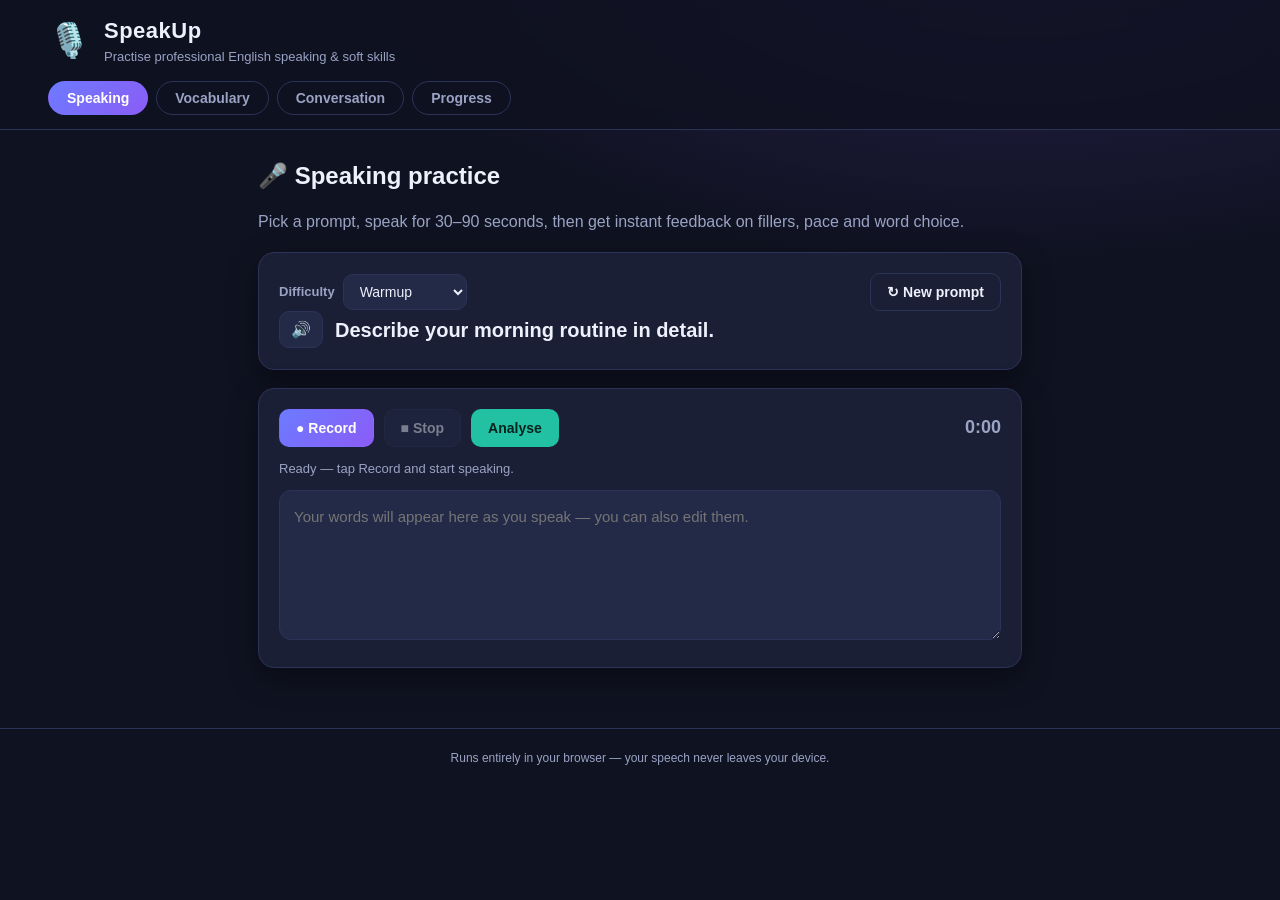
<file: web/speakup.html>
<!DOCTYPE html>
<html lang="en">
<head>
  <meta charset="UTF-8" />
  <meta name="viewport" content="width=device-width, initial-scale=1.0" />
  <title>SpeakUp — Soft Skills & Professional Speaking</title>
  <link rel="icon" href="data:image/svg+xml,<svg xmlns='http://www.w3.org/2000/svg' viewBox='0 0 100 100'><text y='.9em' font-size='90'>🎙️</text></svg>" />
  <style>
/* SpeakUp — styles */
:root {
  --bg: #0f1220;
  --panel: #1a1f35;
  --panel-2: #232a47;
  --ink: #eef1fb;
  --muted: #9aa3c4;
  --brand: #6c7bff;
  --brand-2: #8b5cf6;
  --accent: #22c1a4;
  --good: #2bd576;
  --ok: #ffc24b;
  --low: #ff6b6b;
  --line: #2c3358;
  --radius: 16px;
  --shadow: 0 10px 30px rgba(0,0,0,.35);
}

* { box-sizing: border-box; }
html, body { margin: 0; padding: 0; }
body {
  font-family: -apple-system, BlinkMacSystemFont, "Segoe UI", Roboto, Helvetica, Arial, sans-serif;
  background: radial-gradient(1200px 600px at 80% -10%, #2a2150 0%, transparent 60%), var(--bg);
  color: var(--ink);
  min-height: 100vh;
  line-height: 1.5;
}

/* ---------- top bar ---------- */
.topbar {
  position: sticky; top: 0; z-index: 10;
  backdrop-filter: blur(10px);
  background: rgba(15,18,32,.82);
  border-bottom: 1px solid var(--line);
  padding: 14px clamp(16px, 5vw, 48px);
}
.brand { display: flex; align-items: center; gap: 14px; }
.logo { font-size: 34px; }
.brand h1 { margin: 0; font-size: 22px; letter-spacing: .5px; }
.tagline { margin: 0; color: var(--muted); font-size: 13px; }

.tabs { display: flex; gap: 8px; margin-top: 14px; flex-wrap: wrap; }
.tab {
  background: transparent; color: var(--muted);
  border: 1px solid var(--line); border-radius: 999px;
  padding: 8px 18px; font-size: 14px; font-weight: 600; cursor: pointer;
  transition: all .15s ease;
}
.tab:hover { color: var(--ink); border-color: var(--brand); }
.tab.active { background: linear-gradient(135deg, var(--brand), var(--brand-2)); color: #fff; border-color: transparent; }

/* ---------- layout ---------- */
main { max-width: 860px; margin: 0 auto; padding: 28px clamp(16px, 5vw, 48px) 60px; }
.view-head h2 { margin: 0 0 4px; font-size: 24px; }
.muted { color: var(--muted); }
.small { font-size: 12.5px; }

.card {
  background: var(--panel);
  border: 1px solid var(--line);
  border-radius: var(--radius);
  padding: 20px;
  margin-top: 18px;
  box-shadow: var(--shadow);
}

.row { display: flex; align-items: center; gap: 12px; flex-wrap: wrap; }
.row.between { justify-content: space-between; }
.field { color: var(--muted); font-size: 13px; font-weight: 600; display: inline-flex; align-items: center; gap: 8px; }

/* ---------- inputs & buttons ---------- */
.select {
  background: var(--panel-2); color: var(--ink);
  border: 1px solid var(--line); border-radius: 10px;
  padding: 8px 12px; font-size: 14px; cursor: pointer;
}
.btn {
  background: var(--panel-2); color: var(--ink);
  border: 1px solid var(--line); border-radius: 10px;
  padding: 10px 16px; font-size: 14px; font-weight: 600; cursor: pointer;
  transition: transform .08s ease, background .15s ease, border-color .15s;
}
.btn:hover:not(:disabled) { transform: translateY(-1px); border-color: var(--brand); }
.btn:disabled { opacity: .45; cursor: not-allowed; }
.btn.primary { background: linear-gradient(135deg, var(--brand), var(--brand-2)); border-color: transparent; color: #fff; }
.btn.accent { background: var(--accent); border-color: transparent; color: #04231d; }
.btn.ghost { background: transparent; }
.btn.danger { color: var(--low); border-color: var(--low); }
.btn.icon { padding: 8px 11px; font-size: 16px; }
.mini { background: transparent; border: none; cursor: pointer; font-size: 13px; }

/* ---------- prompt card ---------- */
.prompt-card .prompt-text { font-size: 20px; font-weight: 600; margin: 4px 0; flex: 1; }

/* ---------- practice ---------- */
.controls { display: flex; align-items: center; gap: 10px; flex-wrap: wrap; }
.timer { margin-left: auto; font-variant-numeric: tabular-nums; font-size: 18px; color: var(--muted); font-weight: 700; }
.status { color: var(--muted); font-size: 13px; margin: 12px 0; }
.transcript {
  width: 100%; resize: vertical;
  background: var(--panel-2); color: var(--ink);
  border: 1px solid var(--line); border-radius: 12px;
  padding: 14px; font-size: 15px; font-family: inherit; line-height: 1.6;
}

/* ---------- report ---------- */
.report { margin-top: 18px; }
.report h3 { margin: 0 0 12px; }
.metrics { display: grid; grid-template-columns: repeat(auto-fit, minmax(96px, 1fr)); gap: 10px; }
.metrics.big { grid-template-columns: repeat(auto-fit, minmax(130px, 1fr)); }
.metric {
  background: var(--panel-2); border: 1px solid var(--line);
  border-radius: 12px; padding: 12px; text-align: center;
}
.metric .mval { display: block; font-size: 24px; font-weight: 800; }
.metric .mval small { font-size: 12px; font-weight: 600; color: var(--muted); }
.metric .mlabel { font-size: 12px; color: var(--muted); }
.metric.good .mval { color: var(--good); }
.metric.ok .mval { color: var(--ok); }
.metric.low .mval { color: var(--low); }

.feedback { margin-top: 16px; }
.feedback h4 { margin: 0 0 8px; font-size: 15px; }
.feedback ul { margin: 0; padding-left: 20px; }
.feedback li { margin: 4px 0; }
.feedback.wins { border-left: 3px solid var(--good); padding-left: 14px; }
.feedback.tips { border-left: 3px solid var(--ok); padding-left: 14px; }
.chips { display: flex; flex-wrap: wrap; gap: 8px; }
.chip { background: var(--panel-2); border: 1px solid var(--line); border-radius: 999px; padding: 4px 12px; font-size: 13px; }

/* ---------- flashcards ---------- */
.flashcard {
  margin: 16px 0; padding: 28px; min-height: 180px;
  background: linear-gradient(135deg, var(--panel-2), #2a3157);
  border: 1px solid var(--line); border-radius: 16px;
  cursor: pointer; text-align: center;
  display: flex; flex-direction: column; justify-content: center; gap: 10px;
  transition: border-color .15s;
}
.flashcard:hover { border-color: var(--brand); }
.flashcard.flipped { background: linear-gradient(135deg, #1e3a34, #224a40); }
.fc-label { text-transform: uppercase; letter-spacing: 1px; font-size: 11px; color: var(--muted); }
.fc-main { font-size: 22px; font-weight: 700; }
.fc-hint { font-size: 12px; color: var(--muted); }
.fc-extra p { margin: 6px 0; font-size: 14px; }

/* ---------- quiz ---------- */
.quiz-q { color: var(--muted); margin: 14px 0 6px; }
.quiz-prompt { font-size: 20px; font-weight: 700; margin-bottom: 16px; }
.options { display: grid; gap: 10px; }
.btn.option { text-align: left; width: 100%; }
.btn.option.correct { background: rgba(43,213,118,.18); border-color: var(--good); color: var(--good); }
.btn.option.wrong { background: rgba(255,107,107,.16); border-color: var(--low); color: var(--low); }
.quiz-feedback { margin-top: 16px; }
.quiz-feedback .fb { padding: 14px; border-radius: 12px; margin-bottom: 12px; }
.quiz-feedback .fb.good { background: rgba(43,213,118,.12); border: 1px solid var(--good); }
.quiz-feedback .fb.bad { background: rgba(255,107,107,.1); border: 1px solid var(--low); }
.quiz-feedback .fb p { margin: 6px 0 0; }

/* ---------- scenarios ---------- */
.scenario-grid { display: grid; grid-template-columns: repeat(auto-fill, minmax(240px, 1fr)); gap: 14px; margin-top: 18px; }
.scenario-card {
  text-align: left; cursor: pointer;
  background: var(--panel); border: 1px solid var(--line); border-radius: 14px;
  padding: 18px; color: var(--ink); transition: transform .1s, border-color .15s;
}
.scenario-card:hover { transform: translateY(-2px); border-color: var(--brand); }
.scenario-card h3 { margin: 8px 0 6px; font-size: 16px; }
.scenario-card p { margin: 0; font-size: 13px; }
.tag {
  display: inline-block; font-size: 11px; font-weight: 700; text-transform: uppercase; letter-spacing: .5px;
  background: rgba(108,123,255,.18); color: var(--brand); border-radius: 999px; padding: 3px 10px;
}
.scenario-detail h3 { margin: 10px 0; }
.prompt-callout {
  display: flex; gap: 12px; align-items: flex-start;
  background: var(--panel-2); border-left: 3px solid var(--brand);
  border-radius: 10px; padding: 14px; margin: 14px 0;
}
.prompt-callout p { margin: 0; font-size: 17px; font-weight: 600; }
.hint-box { margin: 10px 0; background: var(--panel-2); border: 1px solid var(--line); border-radius: 10px; padding: 6px 14px; }
.hint-box summary { cursor: pointer; font-weight: 600; padding: 8px 0; }
.hint-box ul { margin: 4px 0 12px; }

/* ---------- history ---------- */
.history { list-style: none; margin: 14px 0 0; padding: 0; }
.history li { display: flex; gap: 14px; align-items: flex-start; padding: 12px 0; border-top: 1px solid var(--line); }
.h-score {
  flex: 0 0 auto; width: 42px; height: 42px; border-radius: 12px;
  display: flex; align-items: center; justify-content: center; font-weight: 800;
  background: var(--panel-2);
}
.h-score.good { color: var(--good); } .h-score.ok { color: var(--ok); } .h-score.low { color: var(--low); }
.h-body { font-size: 14px; }

/* ---------- footer ---------- */
.foot { text-align: center; color: var(--muted); font-size: 12px; padding: 20px; border-top: 1px solid var(--line); }

@media (max-width: 560px) {
  .prompt-card .prompt-text { font-size: 17px; }
  .timer { margin-left: 0; }
}

  </style>
</head>
<body>
  <header class="topbar">
    <div class="brand">
      <span class="logo">🎙️</span>
      <div>
        <h1>SpeakUp</h1>
        <p class="tagline">Practise professional English speaking & soft skills</p>
      </div>
    </div>
    <nav class="tabs" id="tabs">
      <button class="tab active" data-view="speaking">Speaking</button>
      <button class="tab" data-view="vocab">Vocabulary</button>
      <button class="tab" data-view="conversation">Conversation</button>
      <button class="tab" data-view="progress">Progress</button>
    </nav>
  </header>

  <main id="app">
    <!-- Views are rendered here by app.js -->
  </main>

  <footer class="foot">
    <span>Runs entirely in your browser — your speech never leaves your device.</span>
  </footer>

  <script>

/* ===== js/data.js ===== */
/*
 * data.js — All practice content for the SpeakUp app.
 * Pure data, no logic. Loaded as a global `APP_DATA` object.
 */
window.APP_DATA = {

  /* ----------------------------------------------------------------
   * SPEAKING PRACTICE PROMPTS
   * Grouped by difficulty so learners can ramp up.
   * ---------------------------------------------------------------- */
  speakingPrompts: {
    warmup: [
      "Describe your morning routine in detail.",
      "Talk about your favourite meal and how it's made.",
      "Describe the place where you grew up.",
      "Explain how to get from your home to your workplace.",
      "Talk about a hobby you enjoy and why you like it."
    ],
    professional: [
      "Introduce yourself as you would at the start of a job interview (60 seconds).",
      "Give a one-minute update on a project you are currently working on.",
      "Explain your job to someone outside your industry.",
      "Pitch an idea for improving your team's productivity.",
      "Describe a professional achievement you are proud of and why it mattered.",
      "Walk through how you would onboard a new team member.",
      "Summarise the key points of a meeting for someone who missed it."
    ],
    opinion: [
      "Should companies allow fully remote work? Argue your position.",
      "Is it better to be a specialist or a generalist in your career?",
      "What makes a great leader? Explain with examples.",
      "Should AI tools be used in education? Give your view.",
      "What is the most important soft skill in the workplace, and why?"
    ],
    storytelling: [
      "Tell a story about a time you solved a difficult problem at work.",
      "Describe a moment you received tough feedback and what you did with it.",
      "Talk about a time you had to persuade someone to change their mind.",
      "Describe a mistake you made and what you learned from it.",
      "Tell us about a time you worked under pressure to hit a deadline."
    ]
  },

  /* ----------------------------------------------------------------
   * FILLER WORDS / CRUTCH PHRASES the analyser listens for.
   * Order matters: multi-word phrases are matched before single words.
   * ---------------------------------------------------------------- */
  fillerWords: [
    "you know", "i mean", "kind of", "sort of", "you see",
    "i guess", "or something", "and stuff", "and so on",
    "um", "uh", "uhm", "erm", "ah", "er", "hmm",
    "like", "basically", "actually", "literally", "honestly",
    "just", "really", "very", "so", "well", "right", "okay", "ok"
  ],

  /* ----------------------------------------------------------------
   * WEAK -> STRONG word/phrase suggestions for professional speech.
   * ---------------------------------------------------------------- */
  weakWords: {
    "good": ["effective", "excellent", "strong", "valuable"],
    "bad": ["ineffective", "poor", "problematic", "suboptimal"],
    "big": ["significant", "substantial", "considerable", "major"],
    "small": ["minor", "modest", "limited"],
    "thing": ["aspect", "element", "factor", "component"],
    "stuff": ["material", "content", "details", "items"],
    "a lot": ["considerably", "substantially", "a great deal"],
    "get": ["obtain", "receive", "achieve", "secure"],
    "got": ["received", "obtained", "secured"],
    "make sure": ["ensure", "confirm", "guarantee"],
    "find out": ["determine", "discover", "establish"],
    "go up": ["increase", "rise", "grow"],
    "go down": ["decrease", "decline", "fall"],
    "deal with": ["address", "handle", "manage", "resolve"],
    "show": ["demonstrate", "illustrate", "highlight"],
    "help": ["support", "assist", "enable", "facilitate"],
    "use": ["leverage", "utilise", "employ"],
    "start": ["initiate", "launch", "commence"],
    "end": ["conclude", "finalise", "complete"],
    "fix": ["resolve", "rectify", "address"],
    "talk about": ["discuss", "address", "cover"]
  },

  /* ----------------------------------------------------------------
   * VOCABULARY & PHRASING DECKS
   * Each card: casual (what you might say) -> professional alternative,
   * with meaning + example for context. Used for flashcards & quiz.
   * ---------------------------------------------------------------- */
  vocabDecks: {
    "Meetings": [
      { casual: "Let's start.", pro: "Let's get the meeting underway.", meaning: "A polished way to open a meeting.", example: "Now that everyone's here, let's get the meeting underway." },
      { casual: "What do you think?", pro: "I'd value your perspective on this.", meaning: "Invite someone's opinion respectfully.", example: "Before we decide, I'd value your perspective on this." },
      { casual: "I don't agree.", pro: "I see it a little differently.", meaning: "Disagree without sounding confrontational.", example: "I see it a little differently — could I explain my reasoning?" },
      { casual: "Can you say that again?", pro: "Could you elaborate on that point?", meaning: "Ask someone to expand or repeat.", example: "Could you elaborate on that point so I'm clear?" },
      { casual: "Let's stop here.", pro: "Let's wrap up and capture the action items.", meaning: "Close a meeting professionally.", example: "We're at time, so let's wrap up and capture the action items." },
      { casual: "That's not my job.", pro: "That sits a little outside my remit, but I can point you to the right person.", meaning: "Decline ownership politely.", example: "That sits outside my remit, but I'm happy to connect you with the right person." }
    ],
    "Email & Writing": [
      { casual: "Sorry for the late reply.", pro: "Thank you for your patience while I looked into this.", meaning: "Reframe an apology positively.", example: "Thank you for your patience while I looked into this." },
      { casual: "Just checking in.", pro: "I wanted to follow up on my previous note.", meaning: "Polite follow-up phrasing.", example: "I wanted to follow up on my previous note regarding the proposal." },
      { casual: "Get back to me.", pro: "I'd appreciate your thoughts when you have a moment.", meaning: "Request a reply without pressure.", example: "I'd appreciate your thoughts when you have a moment." },
      { casual: "Let me know if you have questions.", pro: "Please don't hesitate to reach out with any questions.", meaning: "Standard closing line.", example: "Please don't hesitate to reach out with any questions." },
      { casual: "ASAP", pro: "at your earliest convenience", meaning: "Soften an urgent request.", example: "Could you review this at your earliest convenience?" }
    ],
    "Negotiation": [
      { casual: "No.", pro: "That won't work for us, but here's what we can offer.", meaning: "Reject while keeping the door open.", example: "That won't work for us, but here's what we can offer instead." },
      { casual: "That's too expensive.", pro: "Help me understand the value behind this price.", meaning: "Question cost without attacking.", example: "Before we go further, help me understand the value behind this price." },
      { casual: "Take it or leave it.", pro: "This is the strongest offer we can make at this stage.", meaning: "State a firm position professionally.", example: "This is the strongest offer we can make at this stage." },
      { casual: "I want more.", pro: "For us to move forward, we'd need to see X.", meaning: "Ask for more with a condition.", example: "For us to move forward, we'd need to see a longer warranty." },
      { casual: "Let's split it.", pro: "Could we find a middle ground that works for both sides?", meaning: "Propose a compromise.", example: "Could we find a middle ground that works for both sides?" }
    ],
    "Giving Feedback": [
      { casual: "You did this wrong.", pro: "I noticed something we could approach differently next time.", meaning: "Open feedback without blame.", example: "I noticed something we could approach differently next time." },
      { casual: "Good job.", pro: "The way you handled the client call really stood out.", meaning: "Specific praise lands harder.", example: "The way you handled the client call really stood out to me." },
      { casual: "You always do this.", pro: "I've seen this come up a couple of times — can we talk about it?", meaning: "Avoid absolutes when criticising.", example: "I've seen this come up a couple of times — can we talk about it?" },
      { casual: "Do it like this.", pro: "One approach that's worked for me is...", meaning: "Offer guidance, not orders.", example: "One approach that's worked for me is to draft the outline first." }
    ],
    "Presentations": [
      { casual: "Today I'll talk about...", pro: "By the end of this session, you'll be able to...", meaning: "Open with the audience's benefit.", example: "By the end of this session, you'll be able to run the report yourself." },
      { casual: "Next slide.", pro: "That brings us to our next point...", meaning: "Smooth verbal transition.", example: "That brings us to our next point: the budget." },
      { casual: "Um, that's it.", pro: "To summarise the three key takeaways...", meaning: "Close with a recap.", example: "To summarise the three key takeaways before we open for questions..." },
      { casual: "Any questions?", pro: "I'd be glad to take your questions now.", meaning: "Invite Q&A confidently.", example: "I'd be glad to take your questions now." }
    ],
    "Small Talk": [
      { casual: "How are you?", pro: "How has your week been treating you?", meaning: "A warmer, more open opener.", example: "Good to see you — how has your week been treating you?" },
      { casual: "Nice weather.", pro: "Have you managed to get out and enjoy this weather?", meaning: "Turn a cliché into a real question.", example: "Have you managed to get out and enjoy this weather?" },
      { casual: "What do you do?", pro: "What's keeping you busy these days?", meaning: "Less interview-like opener.", example: "So, what's keeping you busy these days?" },
      { casual: "I have to go.", pro: "It's been great chatting — I should let you get on.", meaning: "Exit a conversation gracefully.", example: "It's been great chatting — I should let you get on. Let's catch up soon." }
    ]
  },

  /* ----------------------------------------------------------------
   * CONVERSATION / SOFT-SKILL ROLE-PLAY SCENARIOS
   * Each: title, situation, your role, the prompt to respond to,
   * useful phrases, and what good responses tend to include.
   * ---------------------------------------------------------------- */
  scenarios: [
    {
      id: "feedback-peer",
      category: "Giving Feedback",
      title: "Giving a colleague constructive feedback",
      situation: "A teammate, Alex, submitted a report with several errors that delayed the project.",
      role: "You are Alex's peer. You want to raise the issue without damaging the relationship.",
      prompt: "Alex says: \"Hey, did you get a chance to look at my report? I think it turned out pretty well!\" — How do you respond?",
      phrases: [
        "I appreciate the effort you put into this.",
        "I did spot a few things I'd love to talk through.",
        "Can we look at these together so the next one goes smoothly?"
      ],
      goodAnswerIncludes: ["acknowledge effort", "be specific", "stay collaborative", "offer to help"]
    },
    {
      id: "smalltalk-networking",
      category: "Small Talk",
      title: "Networking at a professional event",
      situation: "You're at an industry conference and standing near someone you don't know during a coffee break.",
      role: "You want to start a friendly, professional conversation.",
      prompt: "You make eye contact with a stranger holding a coffee. Break the ice and keep the conversation going.",
      phrases: [
        "This is my first time at this conference — how about you?",
        "What brought you to this session?",
        "I'd love to hear what you're working on."
      ],
      goodAnswerIncludes: ["open-ended question", "share something about yourself", "show genuine interest"]
    },
    {
      id: "disagree-manager",
      category: "Speaking Up",
      title: "Disagreeing with your manager respectfully",
      situation: "Your manager proposes a deadline you believe is unrealistic.",
      role: "You want to push back without seeming difficult.",
      prompt: "Your manager says: \"Let's ship this by Friday.\" You think that's too soon. What do you say?",
      phrases: [
        "I want this to succeed, so I'd like to flag a concern about timing.",
        "To hit Friday, we'd need to drop X — is that the right trade-off?",
        "Could we aim for Monday to keep the quality high?"
      ],
      goodAnswerIncludes: ["align on the shared goal", "give a concrete reason", "propose an alternative"]
    },
    {
      id: "negotiation-raise",
      category: "Negotiation",
      title: "Asking for a raise",
      situation: "You've taken on more responsibility over the past year and want a salary increase.",
      role: "You're meeting your manager to make the case.",
      prompt: "Your manager asks: \"So, what did you want to discuss?\" Make your opening case for a raise.",
      phrases: [
        "Over the past year I've taken on X and delivered Y.",
        "Based on my contributions and market rates, I'd like to discuss my compensation.",
        "What would it take to get there?"
      ],
      goodAnswerIncludes: ["state the ask clearly", "back it with specifics", "stay calm and positive"]
    },
    {
      id: "conflict-deescalate",
      category: "Conflict",
      title: "Calming an upset client",
      situation: "A client is frustrated because a delivery was late.",
      role: "You represent your company and want to rebuild trust.",
      prompt: "The client says: \"This is the second time you've let us down. I'm not happy.\" How do you respond?",
      phrases: [
        "You're right to be frustrated, and I'm sorry this happened again.",
        "Here's exactly what went wrong and what we're doing about it.",
        "Let me make sure this doesn't happen a third time."
      ],
      goodAnswerIncludes: ["acknowledge the feeling", "take responsibility", "offer a concrete next step"]
    },
    {
      id: "intro-interview",
      category: "Interviews",
      title: "The \"Tell me about yourself\" question",
      situation: "You're in a job interview and have just been asked the classic opener.",
      role: "You want a crisp, confident 60-second answer.",
      prompt: "The interviewer says: \"So, tell me about yourself.\" Give your answer.",
      phrases: [
        "I'm a [role] with X years in [field].",
        "Most recently, I [key achievement].",
        "I'm drawn to this role because..."
      ],
      goodAnswerIncludes: ["present (who you are now)", "past (relevant experience)", "future (why this role)"]
    }
  ]
};


/* ===== js/analyzer.js ===== */
/*
 * analyzer.js — Rule-based speech analysis. No network, no AI.
 * Takes a transcript (+ optional spoken duration) and returns a
 * structured report with a score and actionable tips.
 */
(function () {
  const D = window.APP_DATA;

  // Escape a phrase for safe use inside a RegExp.
  function esc(s) {
    return s.replace(/[.*+?^${}()|[\]\\]/g, "\\</body>");
  }

  // Split transcript into lowercase word tokens.
  function tokenize(text) {
    const m = text.toLowerCase().match(/[a-z']+/g);
    return m || [];
  }

  // Count filler words/phrases. Multi-word phrases checked first so
  // "you know" isn't double-counted as separate words.
  function countFillers(text) {
    const lower = " " + text.toLowerCase().replace(/[^a-z' ]+/g, " ").replace(/\s+/g, " ") + " ";
    const hits = {};
    let total = 0;
    for (const filler of D.fillerWords) {
      const re = new RegExp("(?:^| )" + esc(filler) + "(?= |$)", "g");
      const matches = lower.match(re);
      if (matches && matches.length) {
        hits[filler] = matches.length;
        total += matches.length;
      }
    }
    return { hits, total };
  }

  // Find weak words present in the text and their stronger alternatives.
  function findWeakWords(text) {
    const lower = " " + text.toLowerCase().replace(/[^a-z' ]+/g, " ").replace(/\s+/g, " ") + " ";
    const found = [];
    for (const [weak, strong] of Object.entries(D.weakWords)) {
      const re = new RegExp("(?:^| )" + esc(weak) + "(?= |$)", "g");
      const matches = lower.match(re);
      if (matches && matches.length) {
        found.push({ word: weak, count: matches.length, suggestions: strong });
      }
    }
    return found.sort((a, b) => b.count - a.count);
  }

  // Words repeated unusually often (excluding common stop words & fillers).
  function findRepetition(tokens) {
    const stop = new Set([
      "the", "a", "an", "and", "or", "but", "to", "of", "in", "on", "at",
      "for", "with", "is", "are", "was", "were", "be", "been", "i", "you",
      "we", "they", "it", "he", "she", "that", "this", "my", "our", "your",
      "as", "by", "from", "have", "has", "had", "do", "did", "will", "would",
      "can", "could", "should", "not", "no", "yes", "if", "then", "so", "me"
    ]);
    const counts = {};
    for (const t of tokens) {
      if (t.length < 4 || stop.has(t)) continue;
      counts[t] = (counts[t] || 0) + 1;
    }
    return Object.entries(counts)
      .filter(([, c]) => c >= 4)
      .sort((a, b) => b[1] - a[1])
      .slice(0, 5)
      .map(([word, count]) => ({ word, count }));
  }

  // Rough sentence segmentation. Speech-to-text rarely adds punctuation,
  // so we fall back to estimating sentences from word count.
  function sentenceStats(text, wordCount) {
    const parts = text.split(/[.!?]+/).map(s => s.trim()).filter(Boolean);
    const sentenceCount = parts.length >= 2 ? parts.length : Math.max(1, Math.round(wordCount / 15));
    const avgLen = wordCount / sentenceCount;
    return { sentenceCount, avgLen };
  }

  /*
   * Main entry point.
   *   transcript: string of what was said
   *   durationSec: seconds spoken (0/undefined if unknown)
   */
  function analyze(transcript, durationSec) {
    const text = (transcript || "").trim();
    const tokens = tokenize(text);
    const wordCount = tokens.length;
    const uniqueCount = new Set(tokens).size;

    const fillers = countFillers(text);
    const weak = findWeakWords(text);
    const repeats = findRepetition(tokens);
    const sentences = sentenceStats(text, wordCount);

    // Type-token ratio = vocabulary variety (0..1). Higher is richer.
    const ttr = wordCount ? uniqueCount / wordCount : 0;

    // Words per minute (only meaningful if we timed the speech).
    const wpm = durationSec && durationSec > 2 ? Math.round((wordCount / durationSec) * 60) : null;

    const fillerRate = wordCount ? fillers.total / wordCount : 0; // fraction

    // ---- Scoring (0-100). Start at 100 and deduct for issues. ----
    let score = 100;
    const tips = [];
    const wins = [];

    if (wordCount < 20) {
      tips.push("Try to speak for longer — aim for at least 30–40 words so there's enough to work with.");
      score -= 15;
    }

    // Filler words
    if (fillerRate > 0.12) {
      score -= 25;
      tips.push(`Filler words are frequent (${fillers.total} found). Pause silently instead of saying "um", "like" or "you know".`);
    } else if (fillerRate > 0.06) {
      score -= 12;
      tips.push(`A few filler words crept in (${fillers.total}). A short pause sounds more confident than a filler.`);
    } else if (wordCount >= 20) {
      wins.push("Very few filler words — you sound clear and deliberate.");
    }

    // Pace
    if (wpm !== null) {
      if (wpm > 180) {
        score -= 12;
        tips.push(`You spoke quickly (~${wpm} wpm). Slow down to 130–160 wpm so listeners can follow.`);
      } else if (wpm < 100) {
        score -= 8;
        tips.push(`Your pace was slow (~${wpm} wpm). A little more energy will keep listeners engaged.`);
      } else {
        wins.push(`Great speaking pace (~${wpm} wpm).`);
      }
    }

    // Vocabulary variety
    if (wordCount >= 30) {
      if (ttr < 0.4) {
        score -= 10;
        tips.push("You repeated a lot of the same words. Try varying your vocabulary for richer delivery.");
      } else if (ttr > 0.55) {
        wins.push("Rich, varied vocabulary.");
      }
    }

    // Weak words
    if (weak.length >= 3) {
      score -= 10;
      tips.push("Several vague words could be sharper (see suggestions below) for a more professional tone.");
    } else if (weak.length > 0) {
      score -= 4;
    }

    // Repetition
    if (repeats.length >= 2) {
      score -= 6;
      tips.push(`You leaned on a few words repeatedly (e.g. "${repeats[0].word}"). Mix in synonyms.`);
    }

    // Sentence length
    if (sentences.avgLen > 28) {
      score -= 6;
      tips.push("Some sentences ran long. Shorter sentences are easier to follow when speaking.");
    } else if (wordCount >= 30 && sentences.avgLen >= 8 && sentences.avgLen <= 22) {
      wins.push("Well-balanced sentence length.");
    }

    score = Math.max(0, Math.min(100, Math.round(score)));

    if (!tips.length && wordCount >= 20) {
      tips.push("Excellent — keep practising to lock in this level of fluency.");
    }

    return {
      text,
      wordCount,
      uniqueCount,
      durationSec: durationSec || 0,
      wpm,
      fillers,
      fillerRate,
      weak,
      repeats,
      sentences,
      ttr,
      score,
      tips,
      wins
    };
  }

  window.Analyzer = { analyze };
})();


/* ===== js/speech.js ===== */
/*
 * speech.js — Thin wrappers around the browser Web Speech API.
 *  - Recognition: speech-to-text (Chrome/Edge). Gracefully reports
 *    when unsupported so the UI can fall back to typing.
 *  - Speak: text-to-speech for hearing model phrases / pronunciation.
 */
(function () {
  const SR = window.SpeechRecognition || window.webkitSpeechRecognition;

  function isRecognitionSupported() {
    return !!SR;
  }

  /*
   * Create a recogniser session.
   * callbacks: { onInterim(text), onFinal(text), onError(msg), onEnd() }
   * Returns { start, stop }.
   */
  function createRecognizer(callbacks) {
    if (!SR) return null;
    const rec = new SR();
    rec.lang = "en-US";
    rec.continuous = true;
    rec.interimResults = true;

    let finalText = "";
    let manualStop = false;

    rec.onresult = function (event) {
      let interim = "";
      for (let i = event.resultIndex; i < event.results.length; i++) {
        const chunk = event.results[i][0].transcript;
        if (event.results[i].isFinal) {
          finalText += chunk + " ";
        } else {
          interim += chunk;
        }
      }
      if (callbacks.onInterim) callbacks.onInterim((finalText + interim).trim());
    };

    rec.onerror = function (e) {
      if (callbacks.onError) callbacks.onError(e.error || "recognition error");
    };

    rec.onend = function () {
      // Auto-restart unless the user explicitly stopped, so longer
      // answers don't get cut off by the engine's idle timeout.
      if (!manualStop) {
        try { rec.start(); return; } catch (_) { /* fall through */ }
      }
      if (callbacks.onFinal) callbacks.onFinal(finalText.trim());
      if (callbacks.onEnd) callbacks.onEnd();
    };

    return {
      start() {
        finalText = "";
        manualStop = false;
        try { rec.start(); } catch (_) { /* already started */ }
      },
      stop() {
        manualStop = true;
        rec.stop();
      }
    };
  }

  // Speak text aloud (for hearing professional phrases).
  function speak(text) {
    if (!window.speechSynthesis) return false;
    window.speechSynthesis.cancel();
    const u = new SpeechSynthesisUtterance(text);
    u.lang = "en-US";
    u.rate = 0.95;
    window.speechSynthesis.speak(u);
    return true;
  }

  window.Speech = { isRecognitionSupported, createRecognizer, speak };
})();


/* ===== js/storage.js ===== */
/*
 * storage.js — Local progress tracking via localStorage.
 * Keeps a rolling history of practice sessions plus aggregate stats.
 * Everything stays on the user's device; nothing is uploaded.
 */
(function () {
  const KEY = "speakup.progress.v1";

  function load() {
    try {
      const raw = localStorage.getItem(KEY);
      if (raw) return JSON.parse(raw);
    } catch (_) { /* ignore */ }
    return { sessions: [], totalWords: 0, totalSeconds: 0, vocabReviewed: 0 };
  }

  function save(state) {
    try { localStorage.setItem(KEY, JSON.stringify(state)); } catch (_) { /* ignore */ }
  }

  // Record a completed speaking/conversation session.
  function recordSession({ kind, score, wordCount, durationSec, prompt }) {
    const state = load();
    state.sessions.unshift({
      kind,
      score: score || 0,
      wordCount: wordCount || 0,
      durationSec: durationSec || 0,
      prompt: prompt || "",
      at: Date.now()
    });
    state.sessions = state.sessions.slice(0, 100); // cap history
    state.totalWords += wordCount || 0;
    state.totalSeconds += durationSec || 0;
    save(state);
    return state;
  }

  function recordVocab(n) {
    const state = load();
    state.vocabReviewed += n || 1;
    save(state);
    return state;
  }

  // Distinct calendar days with at least one session.
  function practiceDays(state) {
    const days = new Set();
    for (const s of state.sessions) {
      days.add(new Date(s.at).toDateString());
    }
    return days;
  }

  // Current consecutive-day streak ending today or yesterday.
  function currentStreak(state) {
    const days = practiceDays(state);
    if (!days.size) return 0;
    let streak = 0;
    const d = new Date();
    // allow today OR yesterday to keep the streak alive
    if (!days.has(d.toDateString())) {
      d.setDate(d.getDate() - 1);
      if (!days.has(d.toDateString())) return 0;
    }
    while (days.has(d.toDateString())) {
      streak++;
      d.setDate(d.getDate() - 1);
    }
    return streak;
  }

  function averageScore(state) {
    const scored = state.sessions.filter(s => s.score > 0);
    if (!scored.length) return 0;
    return Math.round(scored.reduce((a, s) => a + s.score, 0) / scored.length);
  }

  function reset() {
    try { localStorage.removeItem(KEY); } catch (_) { /* ignore */ }
  }

  window.Store = {
    load, recordSession, recordVocab,
    currentStreak, averageScore, practiceDays, reset
  };
})();


/* ===== js/app.js ===== */
/*
 * app.js — UI controller. Wires the four views (Speaking, Vocabulary,
 * Conversation, Progress) to the analyzer, speech and storage modules.
 */
(function () {
  const D = window.APP_DATA;
  const app = document.getElementById("app");
  const tabs = document.getElementById("tabs");

  // ---------- small DOM helpers ----------
  function el(tag, attrs, children) {
    const node = document.createElement(tag);
    if (attrs) {
      for (const [k, v] of Object.entries(attrs)) {
        if (k === "class") node.className = v;
        else if (k === "html") node.innerHTML = v;
        else if (k.startsWith("on") && typeof v === "function") {
          node.addEventListener(k.slice(2), v);
        } else if (v !== null && v !== undefined) {
          node.setAttribute(k, v);
        }
      }
    }
    (children || []).forEach(c => {
      if (c == null) return;
      node.appendChild(typeof c === "string" ? document.createTextNode(c) : c);
    });
    return node;
  }
  function clear(n) { while (n.firstChild) n.removeChild(n.firstChild); }
  function pick(arr) { return arr[Math.floor(Math.random() * arr.length)]; }
  function fmtTime(sec) {
    const m = Math.floor(sec / 60), s = Math.round(sec % 60);
    return `${m}:${String(s).padStart(2, "0")}`;
  }

  // ===================================================================
  //  SHARED: a record + analyse panel used by Speaking & Conversation
  // ===================================================================
  function buildPractice(promptText, kind, onDone) {
    const supported = window.Speech.isRecognitionSupported();
    let recognizer = null, startedAt = 0, timerId = null;

    const status = el("div", { class: "status" }, [
      supported ? "Ready — tap Record and start speaking."
                : "Speech-to-text isn't supported in this browser. Type what you'd say below."
    ]);
    const timer = el("span", { class: "timer" }, ["0:00"]);
    const transcriptBox = el("textarea", {
      class: "transcript",
      rows: "5",
      placeholder: supported
        ? "Your words will appear here as you speak — you can also edit them."
        : "Type your spoken answer here, then tap Analyse."
    });
    const results = el("div", { class: "results" });

    const recordBtn = el("button", { class: "btn primary" }, ["● Record"]);
    const stopBtn = el("button", { class: "btn", disabled: "true" }, ["■ Stop"]);
    const analyzeBtn = el("button", { class: "btn accent" }, ["Analyse"]);

    function tickStart() {
      startedAt = Date.now();
      timerId = setInterval(() => {
        timer.textContent = fmtTime((Date.now() - startedAt) / 1000);
      }, 250);
    }
    function tickStop() { if (timerId) { clearInterval(timerId); timerId = null; } }

    recordBtn.addEventListener("click", () => {
      if (supported) {
        recognizer = window.Speech.createRecognizer({
          onInterim: t => { transcriptBox.value = t; },
          onError: msg => { status.textContent = "Mic error: " + msg + ". You can type instead."; },
          onEnd: () => {}
        });
        recognizer.start();
      }
      status.textContent = "Recording… speak naturally.";
      recordBtn.disabled = true;
      stopBtn.disabled = false;
      transcriptBox.value = "";
      tickStart();
    });

    stopBtn.addEventListener("click", () => {
      if (recognizer) recognizer.stop();
      tickStop();
      status.textContent = "Stopped. Edit if needed, then tap Analyse.";
      recordBtn.disabled = false;
      stopBtn.disabled = true;
    });

    analyzeBtn.addEventListener("click", () => {
      if (recognizer) { recognizer.stop(); recognizer = null; }
      tickStop();
      recordBtn.disabled = false;
      stopBtn.disabled = true;
      const text = transcriptBox.value.trim();
      if (!text) { status.textContent = "Nothing to analyse yet — record or type something first."; return; }
      const dur = startedAt ? (Date.now() - startedAt) / 1000 : 0;
      const report = window.Analyzer.analyze(text, dur);
      clear(results);
      results.appendChild(renderReport(report));
      window.Store.recordSession({
        kind, score: report.score, wordCount: report.wordCount,
        durationSec: report.durationSec, prompt: promptText
      });
      if (onDone) onDone(report);
      results.scrollIntoView({ behavior: "smooth", block: "nearest" });
    });

    return el("div", { class: "practice" }, [
      el("div", { class: "controls" }, [recordBtn, stopBtn, analyzeBtn, timer]),
      status,
      transcriptBox,
      results
    ]);
  }

  // Render the analysis report card.
  function renderReport(r) {
    const scoreClass = r.score >= 80 ? "good" : r.score >= 60 ? "ok" : "low";

    const metrics = el("div", { class: "metrics" }, [
      metric("Score", r.score, "/100", scoreClass),
      metric("Words", r.wordCount, ""),
      metric("Fillers", r.fillers.total, ""),
      metric("Pace", r.wpm ? r.wpm : "—", r.wpm ? " wpm" : ""),
      metric("Variety", Math.round(r.ttr * 100), "%"),
      metric("Time", fmtTime(r.durationSec), "")
    ]);

    const sections = [el("h3", null, [`Your result: ${r.score}/100`]), metrics];

    if (r.wins.length) {
      sections.push(el("div", { class: "feedback wins" }, [
        el("h4", null, ["✅ What worked"]),
        el("ul", null, r.wins.map(w => el("li", null, [w])))
      ]));
    }
    if (r.tips.length) {
      sections.push(el("div", { class: "feedback tips" }, [
        el("h4", null, ["💡 To improve"]),
        el("ul", null, r.tips.map(t => el("li", null, [t])))
      ]));
    }
    if (r.fillers.total) {
      const list = Object.entries(r.fillers.hits).sort((a, b) => b[1] - a[1])
        .map(([w, c]) => el("span", { class: "chip" }, [`${w} ×${c}`]));
      sections.push(el("div", { class: "feedback" }, [
        el("h4", null, ["Filler words spotted"]),
        el("div", { class: "chips" }, list)
      ]));
    }
    if (r.weak.length) {
      sections.push(el("div", { class: "feedback" }, [
        el("h4", null, ["Stronger word choices"]),
        el("ul", null, r.weak.map(w =>
          el("li", null, [
            el("strong", null, [`"${w.word}"`]),
            ` → try: ${w.suggestions.slice(0, 3).join(", ")}`
          ])
        ))
      ]));
    }
    return el("div", { class: "report" }, sections);
  }
  function metric(label, value, unit, cls) {
    return el("div", { class: "metric " + (cls || "") }, [
      el("span", { class: "mval" }, [String(value), el("small", null, [unit || ""])]),
      el("span", { class: "mlabel" }, [label])
    ]);
  }

  // ===================================================================
  //  VIEW: SPEAKING
  // ===================================================================
  function renderSpeaking() {
    clear(app);
    const levels = Object.keys(D.speakingPrompts);
    const state = { level: levels[0], prompt: pick(D.speakingPrompts[levels[0]]) };

    const promptText = el("p", { class: "prompt-text" }, [state.prompt]);
    const practiceHost = el("div");

    function rebuildPractice() {
      clear(practiceHost);
      practiceHost.appendChild(buildPractice(state.prompt, "speaking"));
    }

    function newPrompt() {
      state.prompt = pick(D.speakingPrompts[state.level]);
      promptText.textContent = state.prompt;
      rebuildPractice();
    }

    const levelSelect = el("select", {
      class: "select",
      onchange: e => { state.level = e.target.value; newPrompt(); }
    }, levels.map(l => el("option", { value: l }, [labelize(l)])));

    app.appendChild(el("section", { class: "view" }, [
      el("div", { class: "view-head" }, [
        el("h2", null, ["🎤 Speaking practice"]),
        el("p", { class: "muted" }, ["Pick a prompt, speak for 30–90 seconds, then get instant feedback on fillers, pace and word choice."])
      ]),
      el("div", { class: "card prompt-card" }, [
        el("div", { class: "row between" }, [
          el("label", { class: "field" }, ["Difficulty ", levelSelect]),
          el("button", { class: "btn ghost", onclick: newPrompt }, ["↻ New prompt"])
        ]),
        el("div", { class: "row" }, [
          el("button", { class: "btn icon", title: "Hear the prompt",
            onclick: () => window.Speech.speak(state.prompt) }, ["🔊"]),
          promptText
        ])
      ]),
      el("div", { class: "card" }, [practiceHost])
    ]));

    rebuildPractice();
  }
  function labelize(s) { return s.charAt(0).toUpperCase() + s.slice(1).replace(/-/g, " "); }

  // ===================================================================
  //  VIEW: VOCABULARY
  // ===================================================================
  function renderVocab() {
    clear(app);
    const decks = Object.keys(D.vocabDecks);
    const state = { deck: decks[0], mode: "cards", idx: 0, flipped: false, quiz: null, score: 0, answered: 0 };

    const host = el("div", { class: "card" });

    function deckCards() { return D.vocabDecks[state.deck]; }

    function renderCardMode() {
      clear(host);
      const cards = deckCards();
      const card = cards[state.idx];
      const face = el("div", {
        class: "flashcard " + (state.flipped ? "flipped" : ""),
        onclick: () => { state.flipped = !state.flipped; renderCardMode(); }
      }, [
        el("div", { class: "fc-label" }, [state.flipped ? "Professional" : "Casual / informal"]),
        el("div", { class: "fc-main" }, [state.flipped ? card.pro : card.casual]),
        state.flipped ? el("div", { class: "fc-extra" }, [
          el("p", null, [el("strong", null, ["Why: "]), card.meaning]),
          el("p", { class: "muted" }, [el("strong", null, ["e.g. "]), card.example])
        ]) : el("div", { class: "fc-hint" }, ["tap to reveal the professional version"])
      ]);

      host.appendChild(el("div", null, [
        el("div", { class: "row between" }, [
          el("span", { class: "muted" }, [`Card ${state.idx + 1} / ${cards.length}`]),
          el("button", { class: "btn icon", title: "Hear it",
            onclick: ev => { ev.stopPropagation(); window.Speech.speak(state.flipped ? card.pro : card.casual); } }, ["🔊"])
        ]),
        face,
        el("div", { class: "row between" }, [
          el("button", { class: "btn ghost", onclick: () => { state.idx = (state.idx - 1 + cards.length) % cards.length; state.flipped = false; renderCardMode(); } }, ["← Prev"]),
          el("button", { class: "btn", onclick: () => { window.Store.recordVocab(1); state.idx = (state.idx + 1) % cards.length; state.flipped = false; renderCardMode(); } }, ["Next →"])
        ])
      ]));
    }

    function newQuiz() {
      const cards = deckCards();
      const correct = pick(cards);
      const distractors = cards.filter(c => c !== correct);
      const opts = [correct];
      while (opts.length < Math.min(4, cards.length)) {
        const d = pick(distractors);
        if (!opts.includes(d)) opts.push(d);
      }
      // shuffle
      for (let i = opts.length - 1; i > 0; i--) {
        const j = Math.floor(Math.random() * (i + 1));
        [opts[i], opts[j]] = [opts[j], opts[i]];
      }
      state.quiz = { correct, opts, done: false };
    }

    function renderQuizMode() {
      clear(host);
      if (!state.quiz) newQuiz();
      const q = state.quiz;
      const feedback = el("div", { class: "quiz-feedback" });

      const optionBtns = q.opts.map(o => el("button", {
        class: "btn option",
        onclick: () => {
          if (q.done) return;
          q.done = true;
          state.answered++;
          const right = o === q.correct;
          if (right) state.score++;
          window.Store.recordVocab(1);
          optionBtns.forEach(b => {
            b.disabled = true;
            if (b._card === q.correct) b.classList.add("correct");
            else if (b._card === o) b.classList.add("wrong");
          });
          clear(feedback);
          feedback.appendChild(el("div", { class: right ? "fb good" : "fb bad" }, [
            right ? "✅ Correct!" : "❌ Not quite.",
            el("p", null, [el("strong", null, ["Pro version: "]), q.correct.pro]),
            el("p", { class: "muted" }, [q.correct.meaning])
          ]));
          feedback.appendChild(el("button", { class: "btn accent", onclick: () => { newQuiz(); renderQuizMode(); } }, ["Next question →"]));
        }
      }, [o.pro]));
      optionBtns.forEach((b, i) => { b._card = q.opts[i]; });

      host.appendChild(el("div", null, [
        el("div", { class: "row between" }, [
          el("span", { class: "muted" }, [`Score: ${state.score} / ${state.answered}`]),
        ]),
        el("p", { class: "quiz-q" }, ['How would you say this more professionally?']),
        el("div", { class: "quiz-prompt" }, [`"${state.quiz.correct.casual}"`]),
        el("div", { class: "options" }, optionBtns),
        feedback
      ]));
    }

    function render() {
      if (state.mode === "cards") renderCardMode();
      else renderQuizMode();
    }

    const deckSelect = el("select", {
      class: "select",
      onchange: e => { state.deck = e.target.value; state.idx = 0; state.flipped = false; state.quiz = null; render(); }
    }, decks.map(d => el("option", { value: d }, [d])));

    function modeBtn(mode, label) {
      return el("button", {
        class: "btn " + (state.mode === mode ? "primary" : "ghost"),
        onclick: () => { state.mode = mode; if (mode === "quiz") { state.quiz = null; } render();
          // refresh toggle styling
          modeRow.querySelectorAll("button").forEach(b => b.classList.remove("primary"));
          modeRow.querySelectorAll("button").forEach(b => { if (b.textContent === label) b.classList.add("primary"); });
        }
      }, [label]);
    }
    const modeRow = el("div", { class: "row" }, [modeBtn("cards", "Flashcards"), modeBtn("quiz", "Quiz")]);
    // ensure initial active styling
    modeRow.querySelectorAll("button").forEach((b, i) => { b.classList.toggle("primary", i === 0); b.classList.toggle("ghost", i !== 0); });

    app.appendChild(el("section", { class: "view" }, [
      el("div", { class: "view-head" }, [
        el("h2", null, ["📚 Professional vocabulary & phrasing"]),
        el("p", { class: "muted" }, ["Swap casual phrases for polished, professional alternatives. Flip cards to learn, then test yourself."])
      ]),
      el("div", { class: "card" }, [
        el("div", { class: "row between" }, [
          el("label", { class: "field" }, ["Topic ", deckSelect]),
          modeRow
        ])
      ]),
      host
    ]));

    render();
  }

  // ===================================================================
  //  VIEW: CONVERSATION (role-play scenarios)
  // ===================================================================
  function renderConversation() {
    clear(app);
    const state = { current: null };
    const detailHost = el("div");

    function renderList() {
      clear(detailHost);
      const cards = D.scenarios.map(s => el("button", {
        class: "scenario-card",
        onclick: () => { state.current = s; renderDetail(); }
      }, [
        el("span", { class: "tag" }, [s.category]),
        el("h3", null, [s.title]),
        el("p", { class: "muted" }, [s.situation])
      ]));
      detailHost.appendChild(el("div", { class: "scenario-grid" }, cards));
    }

    function renderDetail() {
      clear(detailHost);
      const s = state.current;
      detailHost.appendChild(el("div", null, [
        el("button", { class: "btn ghost", onclick: () => { state.current = null; renderList(); } }, ["← All scenarios"]),
        el("div", { class: "card scenario-detail" }, [
          el("span", { class: "tag" }, [s.category]),
          el("h3", null, [s.title]),
          el("p", null, [el("strong", null, ["Situation: "]), s.situation]),
          el("p", null, [el("strong", null, ["Your role: "]), s.role]),
          el("div", { class: "prompt-callout" }, [
            el("button", { class: "btn icon", title: "Hear it", onclick: () => window.Speech.speak(s.prompt) }, ["🔊"]),
            el("p", null, [s.prompt])
          ]),
          el("details", { class: "hint-box" }, [
            el("summary", null, ["💬 Useful phrases (tap to reveal)"]),
            el("ul", null, s.phrases.map(p => el("li", null, [
              p, " ",
              el("button", { class: "mini", title: "Hear it", onclick: () => window.Speech.speak(p) }, ["🔊"])
            ])))
          ]),
          el("details", { class: "hint-box" }, [
            el("summary", null, ["🎯 A strong answer usually includes…"]),
            el("ul", null, s.goodAnswerIncludes.map(g => el("li", null, [g])))
          ])
        ]),
        el("div", { class: "card" }, [
          el("h4", null, ["Your turn — respond out loud"]),
          buildPractice(s.title, "conversation")
        ])
      ]));
    }

    app.appendChild(el("section", { class: "view" }, [
      el("div", { class: "view-head" }, [
        el("h2", null, ["🗣️ Conversation & soft skills"]),
        el("p", { class: "muted" }, ["Role-play real workplace moments — feedback, negotiation, conflict and small talk. Read the situation, then respond out loud."])
      ]),
      detailHost
    ]));

    renderList();
  }

  // ===================================================================
  //  VIEW: PROGRESS
  // ===================================================================
  function renderProgress() {
    clear(app);
    const s = window.Store.load();
    const streak = window.Store.currentStreak(s);
    const avg = window.Store.averageScore(s);
    const days = window.Store.practiceDays(s).size;

    const stats = el("div", { class: "metrics big" }, [
      metric("Day streak", streak, ""),
      metric("Sessions", s.sessions.length, ""),
      metric("Avg score", avg || "—", avg ? "/100" : ""),
      metric("Words spoken", s.totalWords, ""),
      metric("Practice time", fmtTime(s.totalSeconds), ""),
      metric("Vocab reviewed", s.vocabReviewed, "")
    ]);

    let history;
    if (!s.sessions.length) {
      history = el("p", { class: "muted" }, ["No sessions yet — head to Speaking or Conversation to start practising!"]);
    } else {
      history = el("ul", { class: "history" }, s.sessions.slice(0, 15).map(sess => {
        const d = new Date(sess.at);
        const cls = sess.score >= 80 ? "good" : sess.score >= 60 ? "ok" : "low";
        return el("li", null, [
          el("span", { class: "h-score " + cls }, [sess.score ? String(sess.score) : "–"]),
          el("span", { class: "h-body" }, [
            el("strong", null, [labelize(sess.kind)]),
            el("span", { class: "muted" }, [` · ${sess.wordCount} words · ${d.toLocaleDateString()} ${d.toLocaleTimeString([], { hour: "2-digit", minute: "2-digit" })}`]),
            sess.prompt ? el("div", { class: "muted small" }, [sess.prompt]) : null
          ])
        ]);
      }));
    }

    app.appendChild(el("section", { class: "view" }, [
      el("div", { class: "view-head" }, [
        el("h2", null, ["📈 Your progress"]),
        el("p", { class: "muted" }, ["Track your consistency and improvement over time. Practise a little every day to build your streak."])
      ]),
      el("div", { class: "card" }, [stats]),
      el("div", { class: "card" }, [
        el("div", { class: "row between" }, [
          el("h3", null, ["Recent sessions"]),
          s.sessions.length ? el("button", { class: "btn ghost danger", onclick: () => {
            if (confirm("Clear all saved progress? This can't be undone.")) { window.Store.reset(); renderProgress(); }
          } }, ["Reset"]) : null
        ]),
        history
      ])
    ]));
  }

  // ===================================================================
  //  ROUTER
  // ===================================================================
  const views = {
    speaking: renderSpeaking,
    vocab: renderVocab,
    conversation: renderConversation,
    progress: renderProgress
  };

  function go(view) {
    [...tabs.children].forEach(b => b.classList.toggle("active", b.dataset.view === view));
    (views[view] || renderSpeaking)();
    window.scrollTo({ top: 0 });
  }

  tabs.addEventListener("click", e => {
    const btn = e.target.closest(".tab");
    if (btn) go(btn.dataset.view);
  });

  go("speaking");
})();


  </script>
</body>
</html>
</file>
<file: web/styles.css>
/* SpeakUp — styles */
:root {
  --bg: #0f1220;
  --panel: #1a1f35;
  --panel-2: #232a47;
  --ink: #eef1fb;
  --muted: #9aa3c4;
  --brand: #6c7bff;
  --brand-2: #8b5cf6;
  --accent: #22c1a4;
  --good: #2bd576;
  --ok: #ffc24b;
  --low: #ff6b6b;
  --line: #2c3358;
  --radius: 16px;
  --shadow: 0 10px 30px rgba(0,0,0,.35);
}

* { box-sizing: border-box; }
html, body { margin: 0; padding: 0; }
body {
  font-family: -apple-system, BlinkMacSystemFont, "Segoe UI", Roboto, Helvetica, Arial, sans-serif;
  background: radial-gradient(1200px 600px at 80% -10%, #2a2150 0%, transparent 60%), var(--bg);
  color: var(--ink);
  min-height: 100vh;
  line-height: 1.5;
}

/* ---------- top bar ---------- */
.topbar {
  position: sticky; top: 0; z-index: 10;
  backdrop-filter: blur(10px);
  background: rgba(15,18,32,.82);
  border-bottom: 1px solid var(--line);
  padding: 14px clamp(16px, 5vw, 48px);
}
.brand { display: flex; align-items: center; gap: 14px; }
.logo { font-size: 34px; }
.brand h1 { margin: 0; font-size: 22px; letter-spacing: .5px; }
.tagline { margin: 0; color: var(--muted); font-size: 13px; }

.tabs { display: flex; gap: 8px; margin-top: 14px; flex-wrap: wrap; }
.tab {
  background: transparent; color: var(--muted);
  border: 1px solid var(--line); border-radius: 999px;
  padding: 8px 18px; font-size: 14px; font-weight: 600; cursor: pointer;
  transition: all .15s ease;
}
.tab:hover { color: var(--ink); border-color: var(--brand); }
.tab.active { background: linear-gradient(135deg, var(--brand), var(--brand-2)); color: #fff; border-color: transparent; }

/* ---------- layout ---------- */
main { max-width: 860px; margin: 0 auto; padding: 28px clamp(16px, 5vw, 48px) 60px; }
.view-head h2 { margin: 0 0 4px; font-size: 24px; }
.muted { color: var(--muted); }
.small { font-size: 12.5px; }

.card {
  background: var(--panel);
  border: 1px solid var(--line);
  border-radius: var(--radius);
  padding: 20px;
  margin-top: 18px;
  box-shadow: var(--shadow);
}

.row { display: flex; align-items: center; gap: 12px; flex-wrap: wrap; }
.row.between { justify-content: space-between; }
.field { color: var(--muted); font-size: 13px; font-weight: 600; display: inline-flex; align-items: center; gap: 8px; }

/* ---------- inputs & buttons ---------- */
.select {
  background: var(--panel-2); color: var(--ink);
  border: 1px solid var(--line); border-radius: 10px;
  padding: 8px 12px; font-size: 14px; cursor: pointer;
}
.btn {
  background: var(--panel-2); color: var(--ink);
  border: 1px solid var(--line); border-radius: 10px;
  padding: 10px 16px; font-size: 14px; font-weight: 600; cursor: pointer;
  transition: transform .08s ease, background .15s ease, border-color .15s;
}
.btn:hover:not(:disabled) { transform: translateY(-1px); border-color: var(--brand); }
.btn:disabled { opacity: .45; cursor: not-allowed; }
.btn.primary { background: linear-gradient(135deg, var(--brand), var(--brand-2)); border-color: transparent; color: #fff; }
.btn.accent { background: var(--accent); border-color: transparent; color: #04231d; }
.btn.ghost { background: transparent; }
.btn.danger { color: var(--low); border-color: var(--low); }
.btn.icon { padding: 8px 11px; font-size: 16px; }
.mini { background: transparent; border: none; cursor: pointer; font-size: 13px; }

/* ---------- prompt card ---------- */
.prompt-card .prompt-text { font-size: 20px; font-weight: 600; margin: 4px 0; flex: 1; }

/* ---------- practice ---------- */
.controls { display: flex; align-items: center; gap: 10px; flex-wrap: wrap; }
.timer { margin-left: auto; font-variant-numeric: tabular-nums; font-size: 18px; color: var(--muted); font-weight: 700; }
.status { color: var(--muted); font-size: 13px; margin: 12px 0; }
.transcript {
  width: 100%; resize: vertical;
  background: var(--panel-2); color: var(--ink);
  border: 1px solid var(--line); border-radius: 12px;
  padding: 14px; font-size: 15px; font-family: inherit; line-height: 1.6;
}

/* ---------- report ---------- */
.report { margin-top: 18px; }
.report h3 { margin: 0 0 12px; }
.metrics { display: grid; grid-template-columns: repeat(auto-fit, minmax(96px, 1fr)); gap: 10px; }
.metrics.big { grid-template-columns: repeat(auto-fit, minmax(130px, 1fr)); }
.metric {
  background: var(--panel-2); border: 1px solid var(--line);
  border-radius: 12px; padding: 12px; text-align: center;
}
.metric .mval { display: block; font-size: 24px; font-weight: 800; }
.metric .mval small { font-size: 12px; font-weight: 600; color: var(--muted); }
.metric .mlabel { font-size: 12px; color: var(--muted); }
.metric.good .mval { color: var(--good); }
.metric.ok .mval { color: var(--ok); }
.metric.low .mval { color: var(--low); }

.feedback { margin-top: 16px; }
.feedback h4 { margin: 0 0 8px; font-size: 15px; }
.feedback ul { margin: 0; padding-left: 20px; }
.feedback li { margin: 4px 0; }
.feedback.wins { border-left: 3px solid var(--good); padding-left: 14px; }
.feedback.tips { border-left: 3px solid var(--ok); padding-left: 14px; }
.chips { display: flex; flex-wrap: wrap; gap: 8px; }
.chip { background: var(--panel-2); border: 1px solid var(--line); border-radius: 999px; padding: 4px 12px; font-size: 13px; }

/* ---------- flashcards ---------- */
.flashcard {
  margin: 16px 0; padding: 28px; min-height: 180px;
  background: linear-gradient(135deg, var(--panel-2), #2a3157);
  border: 1px solid var(--line); border-radius: 16px;
  cursor: pointer; text-align: center;
  display: flex; flex-direction: column; justify-content: center; gap: 10px;
  transition: border-color .15s;
}
.flashcard:hover { border-color: var(--brand); }
.flashcard.flipped { background: linear-gradient(135deg, #1e3a34, #224a40); }
.fc-label { text-transform: uppercase; letter-spacing: 1px; font-size: 11px; color: var(--muted); }
.fc-main { font-size: 22px; font-weight: 700; }
.fc-hint { font-size: 12px; color: var(--muted); }
.fc-extra p { margin: 6px 0; font-size: 14px; }

/* ---------- quiz ---------- */
.quiz-q { color: var(--muted); margin: 14px 0 6px; }
.quiz-prompt { font-size: 20px; font-weight: 700; margin-bottom: 16px; }
.options { display: grid; gap: 10px; }
.btn.option { text-align: left; width: 100%; }
.btn.option.correct { background: rgba(43,213,118,.18); border-color: var(--good); color: var(--good); }
.btn.option.wrong { background: rgba(255,107,107,.16); border-color: var(--low); color: var(--low); }
.quiz-feedback { margin-top: 16px; }
.quiz-feedback .fb { padding: 14px; border-radius: 12px; margin-bottom: 12px; }
.quiz-feedback .fb.good { background: rgba(43,213,118,.12); border: 1px solid var(--good); }
.quiz-feedback .fb.bad { background: rgba(255,107,107,.1); border: 1px solid var(--low); }
.quiz-feedback .fb p { margin: 6px 0 0; }

/* ---------- scenarios ---------- */
.scenario-grid { display: grid; grid-template-columns: repeat(auto-fill, minmax(240px, 1fr)); gap: 14px; margin-top: 18px; }
.scenario-card {
  text-align: left; cursor: pointer;
  background: var(--panel); border: 1px solid var(--line); border-radius: 14px;
  padding: 18px; color: var(--ink); transition: transform .1s, border-color .15s;
}
.scenario-card:hover { transform: translateY(-2px); border-color: var(--brand); }
.scenario-card h3 { margin: 8px 0 6px; font-size: 16px; }
.scenario-card p { margin: 0; font-size: 13px; }
.tag {
  display: inline-block; font-size: 11px; font-weight: 700; text-transform: uppercase; letter-spacing: .5px;
  background: rgba(108,123,255,.18); color: var(--brand); border-radius: 999px; padding: 3px 10px;
}
.scenario-detail h3 { margin: 10px 0; }
.prompt-callout {
  display: flex; gap: 12px; align-items: flex-start;
  background: var(--panel-2); border-left: 3px solid var(--brand);
  border-radius: 10px; padding: 14px; margin: 14px 0;
}
.prompt-callout p { margin: 0; font-size: 17px; font-weight: 600; }
.hint-box { margin: 10px 0; background: var(--panel-2); border: 1px solid var(--line); border-radius: 10px; padding: 6px 14px; }
.hint-box summary { cursor: pointer; font-weight: 600; padding: 8px 0; }
.hint-box ul { margin: 4px 0 12px; }

/* ---------- history ---------- */
.history { list-style: none; margin: 14px 0 0; padding: 0; }
.history li { display: flex; gap: 14px; align-items: flex-start; padding: 12px 0; border-top: 1px solid var(--line); }
.h-score {
  flex: 0 0 auto; width: 42px; height: 42px; border-radius: 12px;
  display: flex; align-items: center; justify-content: center; font-weight: 800;
  background: var(--panel-2);
}
.h-score.good { color: var(--good); } .h-score.ok { color: var(--ok); } .h-score.low { color: var(--low); }
.h-body { font-size: 14px; }

/* ---------- footer ---------- */
.foot { text-align: center; color: var(--muted); font-size: 12px; padding: 20px; border-top: 1px solid var(--line); }

@media (max-width: 560px) {
  .prompt-card .prompt-text { font-size: 17px; }
  .timer { margin-left: 0; }
}
</file>
